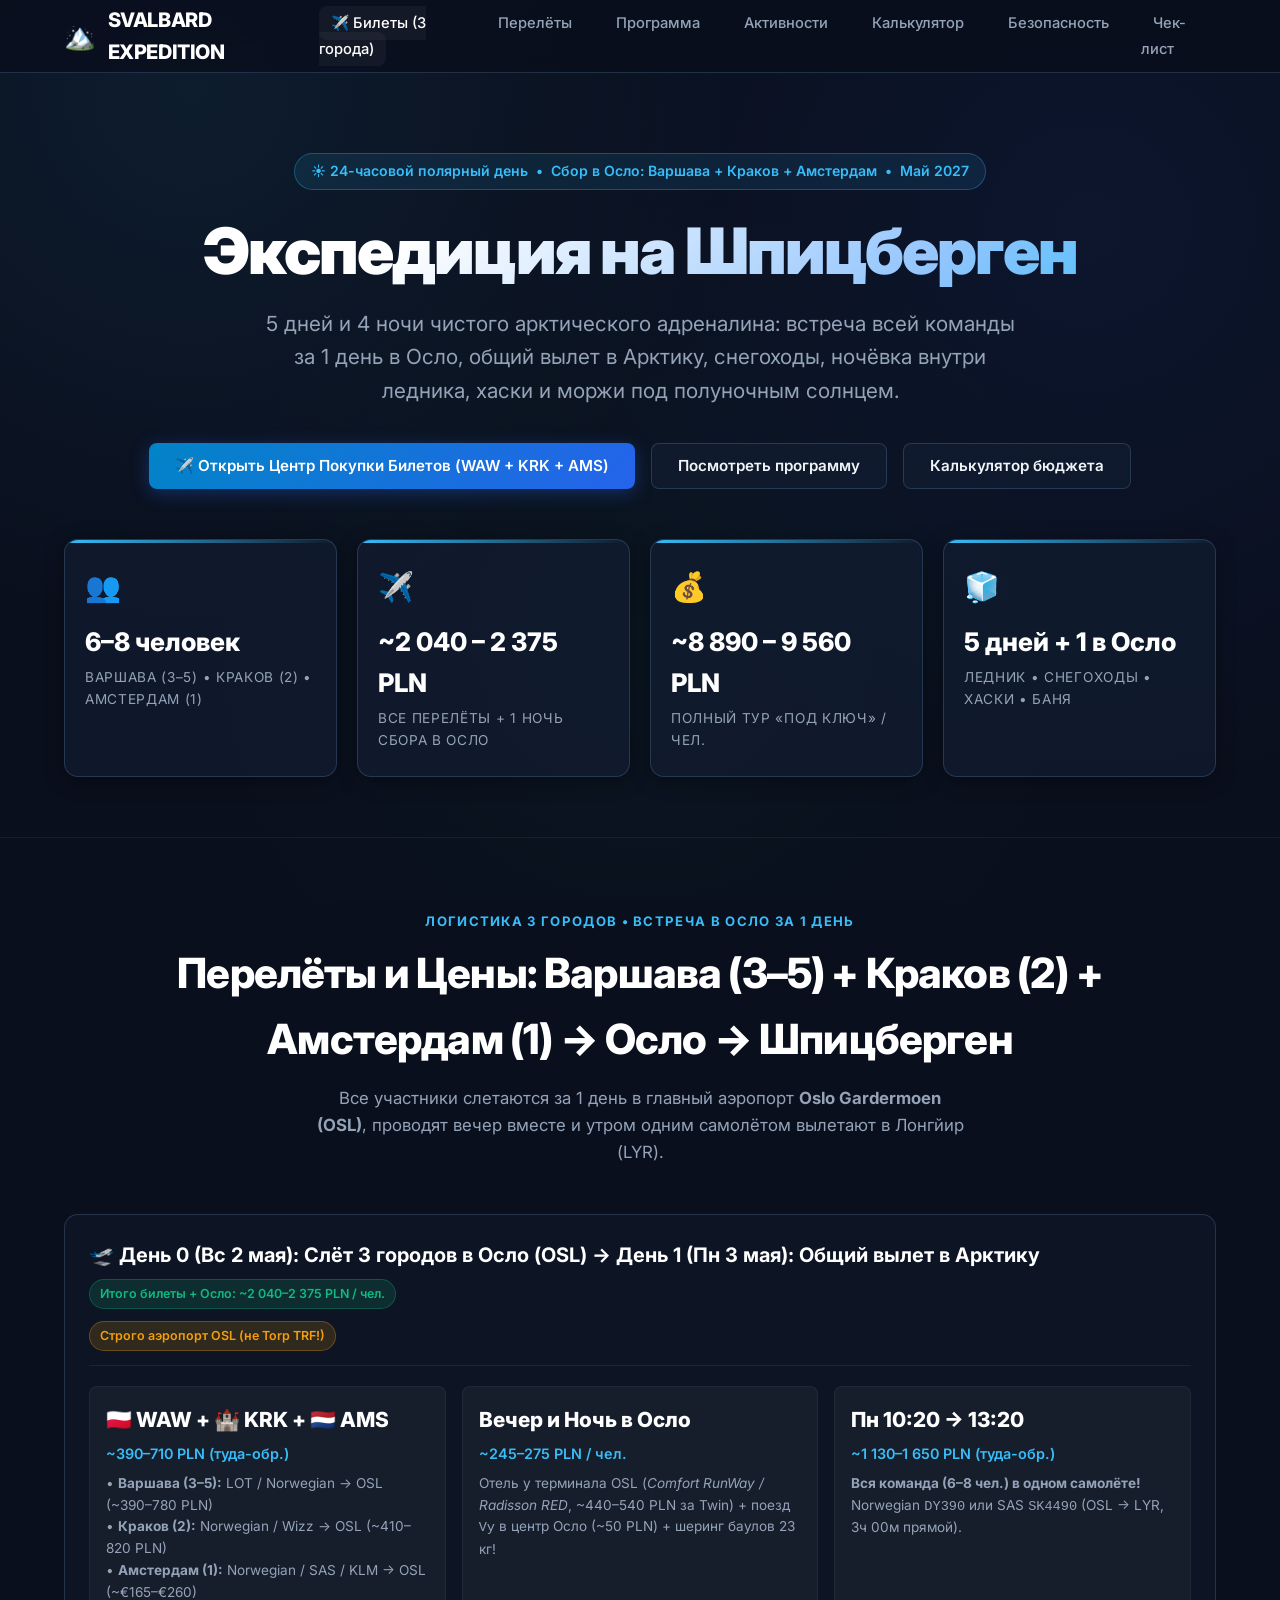
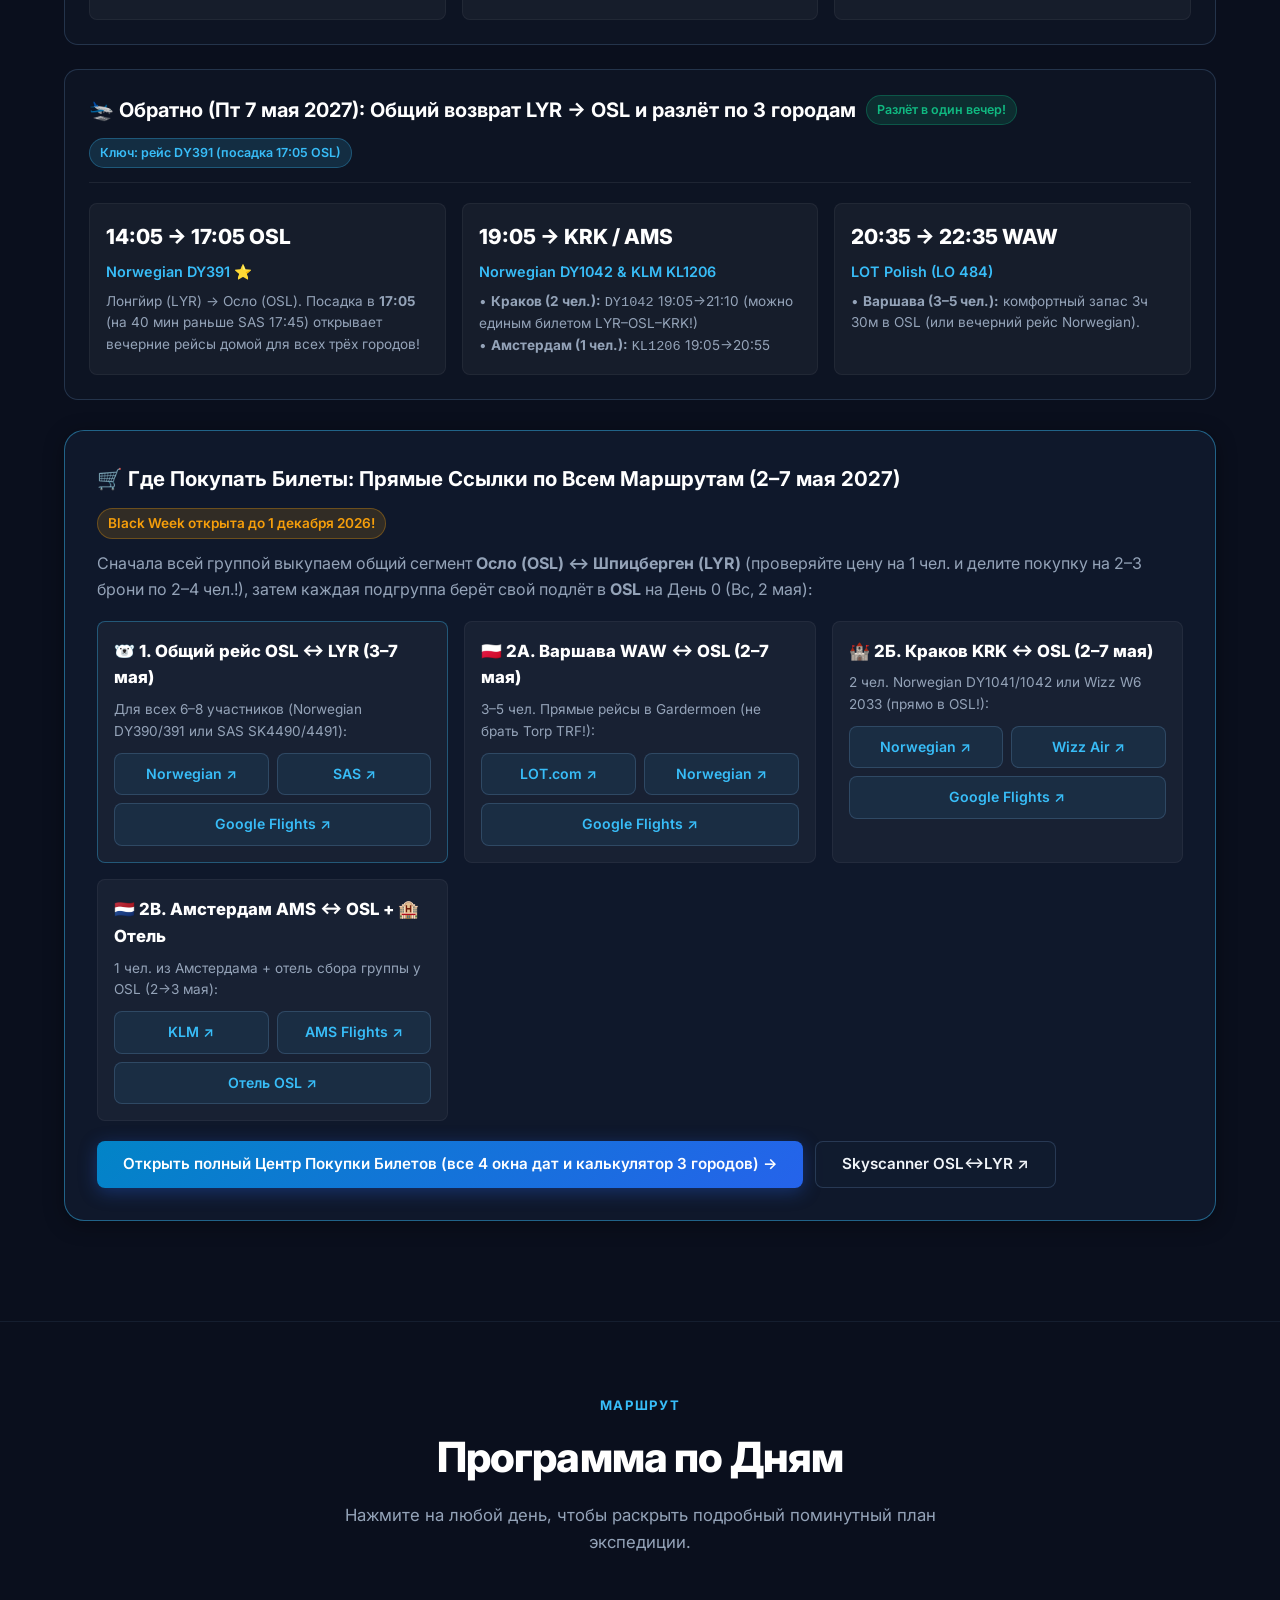
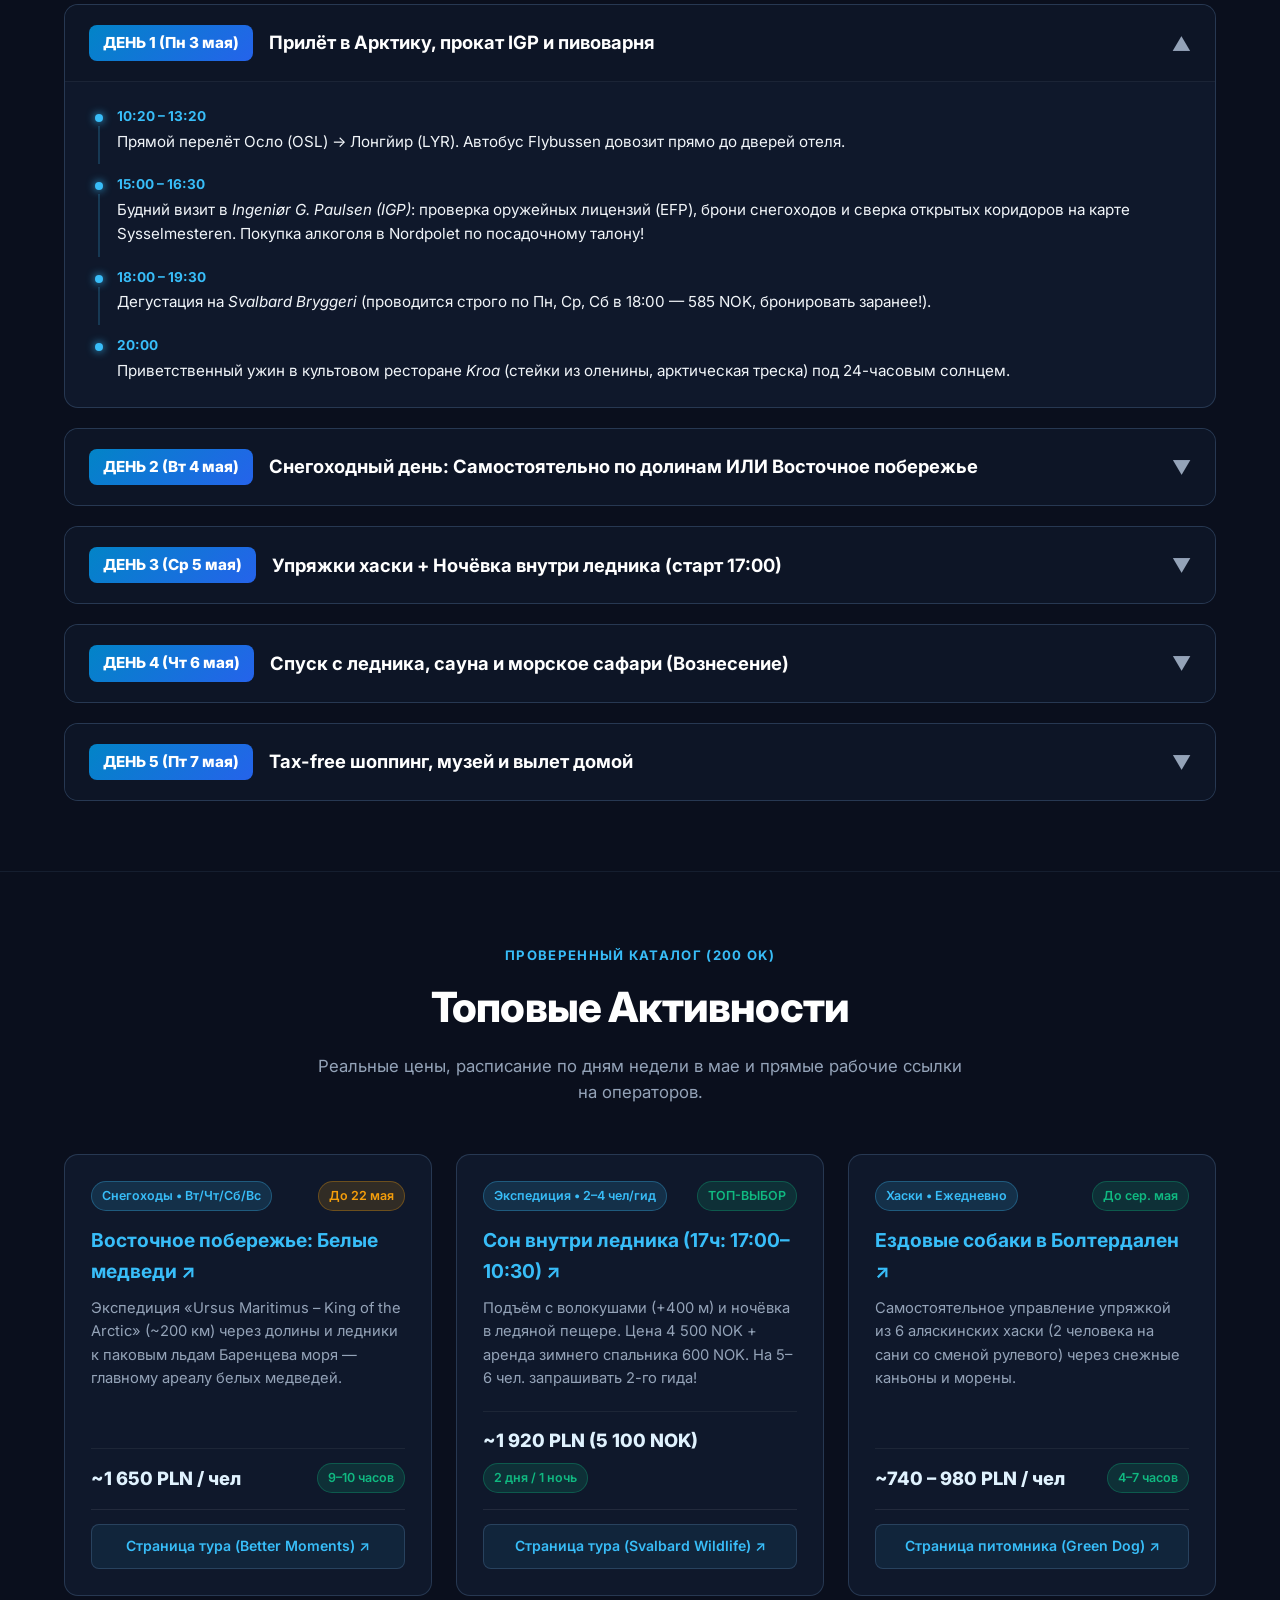
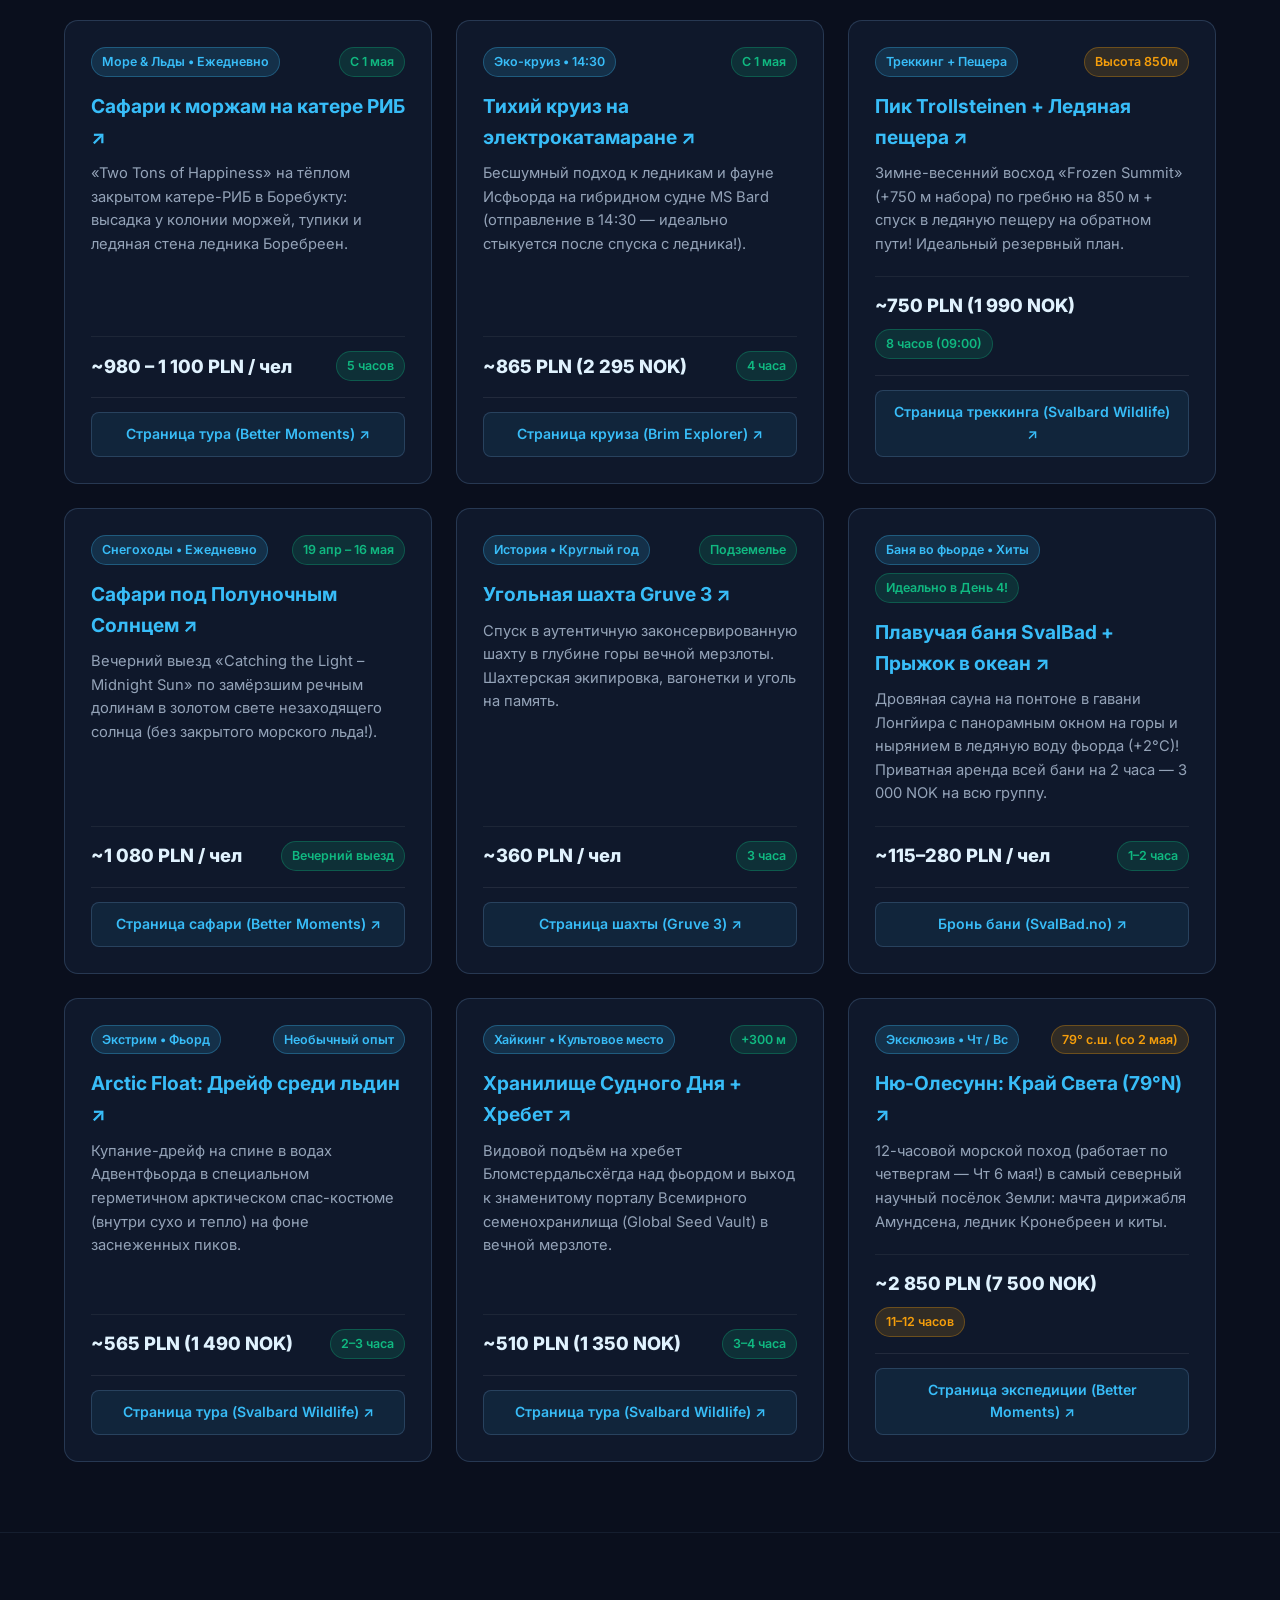
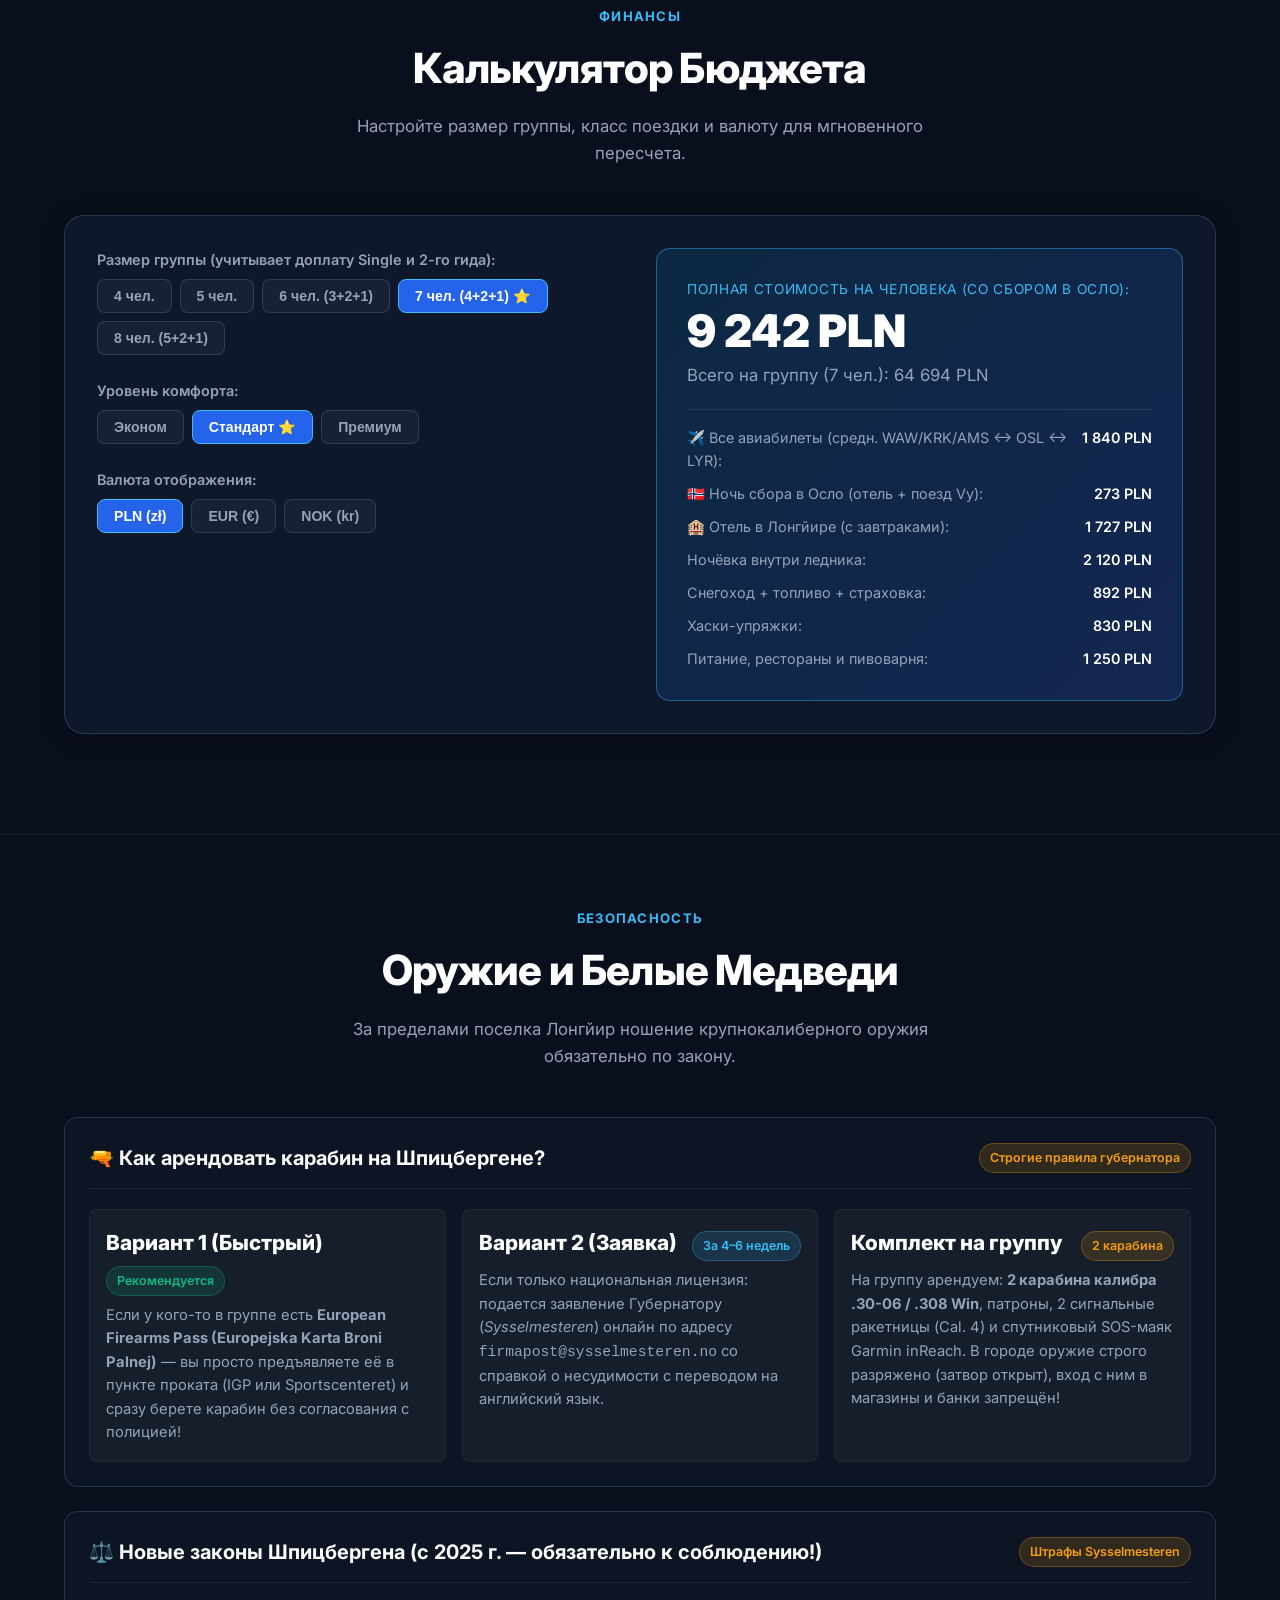
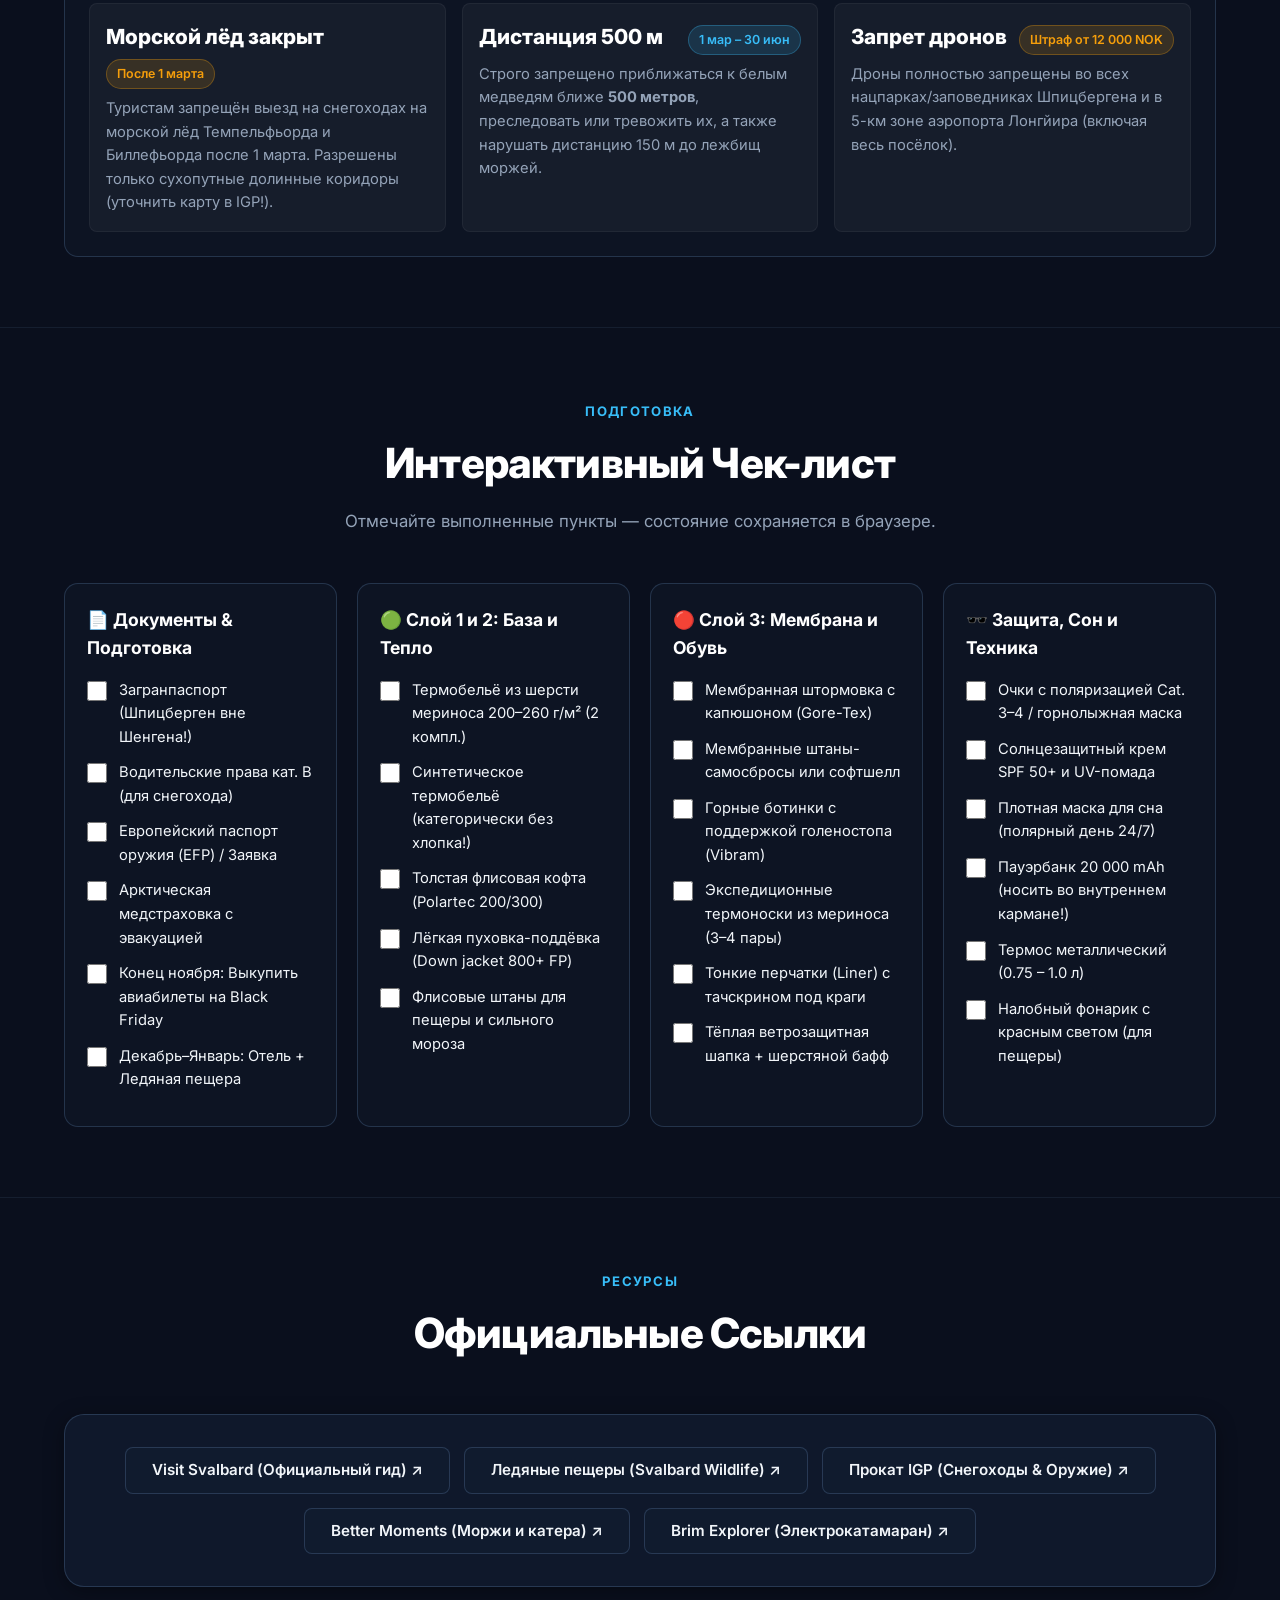
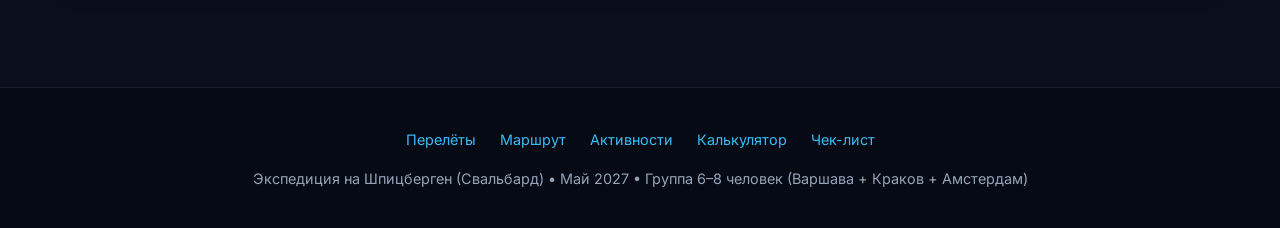
<file: index.html>
<!DOCTYPE html>
<html lang="ru">
<head>
  <meta charset="UTF-8">
  <meta name="viewport" content="width=device-width, initial-scale=1.0">
  <title>Экспедиция на Шпицберген (Свальбард) | Май 2027</title>
  <meta name="description" content="План арктической экспедиции на Шпицберген (Свальбард) на 5 дней: перелёты, маршрут по дням, снегоходы, ночёвка в леднике, безопасность и бюджет.">
  <link rel="stylesheet" href="styles.css">
  <link rel="preconnect" href="https://fonts.googleapis.com">
  <link rel="preconnect" href="https://fonts.gstatic.com" crossorigin>
  <link href="https://fonts.googleapis.com/css2?family=Inter:wght@400;500;600;700;800;900&display=swap" rel="stylesheet">
</head>
<body>

  <!-- Header -->
  <header class="header">
    <div class="container nav-container">
      <div class="brand-logo">
        <span class="brand-icon">🏔️</span>
        <span>SVALBARD EXPEDITION</span>
      </div>
      <button class="nav-btn-mobile" id="mobileMenuBtn" aria-label="Открыть меню">☰</button>
      <nav>
        <ul class="nav-menu" id="navMenu">
          <li><a href="flights.html" class="nav-link active">✈️ Билеты (3 города)</a></li>
          <li><a href="#flights" class="nav-link">Перелёты</a></li>
          <li><a href="#itinerary" class="nav-link">Программа</a></li>
          <li><a href="#activities" class="nav-link">Активности</a></li>
          <li><a href="#calculator" class="nav-link">Калькулятор</a></li>
          <li><a href="#safety" class="nav-link">Безопасность</a></li>
          <li><a href="#checklist" class="nav-link">Чек-лист</a></li>
        </ul>
      </nav>
    </div>
  </header>

  <!-- Hero Section -->
  <section class="hero">
    <div class="container">
      <div class="hero-badge">
        <span>☀️ 24-часовой полярный день</span>
        <span>•</span>
        <span>Сбор в Осло: Варшава + Краков + Амстердам</span>
        <span>•</span>
        <span>Май 2027</span>
      </div>
      <h1>Экспедиция на Шпицберген</h1>
      <p class="hero-subtitle">
        5 дней и 4 ночи чистого арктического адреналина: встреча всей команды за 1 день в Осло, общий вылет в Арктику, снегоходы, ночёвка внутри ледника, хаски и моржи под полуночным солнцем.
      </p>
      <div class="hero-actions">
        <a href="flights.html" class="btn btn-primary">✈️ Открыть Центр Покупки Билетов (WAW + KRK + AMS)</a>
        <a href="#itinerary" class="btn btn-secondary">Посмотреть программу</a>
        <a href="#calculator" class="btn btn-secondary">Калькулятор бюджета</a>
      </div>

      <!-- KPI Grid -->
      <div class="kpi-grid">
        <div class="kpi-card">
          <div class="kpi-icon">👥</div>
          <div class="kpi-value">6–8 человек</div>
          <div class="kpi-label">Варшава (3–5) • Краков (2) • Амстердам (1)</div>
        </div>
        <div class="kpi-card">
          <div class="kpi-icon">✈️</div>
          <div class="kpi-value">~2 040 – 2 375 PLN</div>
          <div class="kpi-label">Все перелёты + 1 ночь сбора в Осло</div>
        </div>
        <div class="kpi-card">
          <div class="kpi-icon">💰</div>
          <div class="kpi-value">~8 890 – 9 560 PLN</div>
          <div class="kpi-label">Полный тур «под ключ» / чел.</div>
        </div>
        <div class="kpi-card">
          <div class="kpi-icon">🧊</div>
          <div class="kpi-value">5 дней + 1 в Осло</div>
          <div class="kpi-label">Ледник • Снегоходы • Хаски • Баня</div>
        </div>
      </div>
    </div>
  </section>

  <!-- Flights Section -->
  <section class="section" id="flights">
    <div class="container">
      <div class="section-header">
        <span class="section-tag">Логистика 3 городов • Встреча в Осло за 1 день</span>
        <h2 class="section-title">Перелёты и Цены: Варшава (3–5) + Краков (2) + Амстердам (1) → Осло → Шпицберген</h2>
        <p class="section-desc">Все участники слетаются за 1 день в главный аэропорт <strong>Oslo Gardermoen (OSL)</strong>, проводят вечер вместе и утром одним самолётом вылетают в Лонгйир (LYR).</p>
      </div>

      <div class="flight-timeline">
        <!-- Outbound -->
        <div class="flight-route-card">
          <div class="route-header">
            <div class="route-title">
              <span>🛫 День 0 (Вс 2 мая): Слёт 3 городов в Осло (OSL) → День 1 (Пн 3 мая): Общий вылет в Арктику</span>
              <span class="badge badge-success">Итого билеты + Осло: ~2 040–2 375 PLN / чел.</span>
            </div>
            <span class="badge badge-warning">Строго аэропорт OSL (не Torp TRF!)</span>
          </div>
          <div class="flight-legs">
            <div class="flight-leg">
              <div class="flight-time-row">
                <span class="flight-time">🇵🇱 WAW + 🏰 KRK + 🇳🇱 AMS</span>
                <span class="flight-carrier">~390–710 PLN (туда-обр.)</span>
              </div>
              <div class="flight-airport">• <strong>Варшава (3–5):</strong> LOT / Norwegian → OSL (~390–780 PLN)<br>• <strong>Краков (2):</strong> Norwegian / Wizz → OSL (~410–820 PLN)<br>• <strong>Амстердам (1):</strong> Norwegian / SAS / KLM → OSL (~€165–€260)</div>
            </div>
            <div class="flight-leg">
              <div class="flight-time-row">
                <span class="flight-time">Вечер и Ночь в Осло</span>
                <span class="flight-carrier">~245–275 PLN / чел.</span>
              </div>
              <div class="flight-airport">Отель у терминала OSL (<em>Comfort RunWay / Radisson RED</em>, ~440–540 PLN за Twin) + поезд <code>Vy</code> в центр Осло (~50 PLN) + шеринг баулов 23 кг!</div>
            </div>
            <div class="flight-leg">
              <div class="flight-time-row">
                <span class="flight-time">Пн 10:20 → 13:20</span>
                <span class="flight-carrier">~1 130–1 650 PLN (туда-обр.)</span>
              </div>
              <div class="flight-airport"><strong>Вся команда (6–8 чел.) в одном самолёте!</strong> Norwegian <code>DY390</code> или SAS <code>SK4490</code> (OSL → LYR, 3ч 00м прямой).</div>
            </div>
          </div>
        </div>

        <!-- Inbound -->
        <div class="flight-route-card">
          <div class="route-header">
            <div class="route-title">
              <span>🛬 Обратно (Пт 7 мая 2027): Общий возврат LYR → OSL и разлёт по 3 городам</span>
              <span class="badge badge-success">Разлёт в один вечер!</span>
            </div>
            <span class="badge badge-info">Ключ: рейс DY391 (посадка 17:05 OSL)</span>
          </div>
          <div class="flight-legs">
            <div class="flight-leg">
              <div class="flight-time-row">
                <span class="flight-time">14:05 → 17:05 OSL</span>
                <span class="flight-carrier">Norwegian DY391 ⭐</span>
              </div>
              <div class="flight-airport">Лонгйир (LYR) → Осло (OSL). Посадка в <strong>17:05</strong> (на 40 мин раньше SAS 17:45) открывает вечерние рейсы домой для всех трёх городов!</div>
            </div>
            <div class="flight-leg">
              <div class="flight-time-row">
                <span class="flight-time">19:05 → KRK / AMS</span>
                <span class="flight-carrier">Norwegian DY1042 & KLM KL1206</span>
              </div>
              <div class="flight-airport">• <strong>Краков (2 чел.):</strong> <code>DY1042</code> 19:05→21:10 (можно единым билетом LYR–OSL–KRK!)<br>• <strong>Амстердам (1 чел.):</strong> <code>KL1206</code> 19:05→20:55</div>
            </div>
            <div class="flight-leg">
              <div class="flight-time-row">
                <span class="flight-time">20:35 → 22:35 WAW</span>
                <span class="flight-carrier">LOT Polish (LO 484)</span>
              </div>
              <div class="flight-airport">• <strong>Варшава (3–5 чел.):</strong> комфортный запас 3ч 30м в OSL (или вечерний рейс Norwegian).</div>
            </div>
          </div>
        </div>
      </div>

      <!-- Flight Booking Hub CTA + Direct Buy Links Card -->
      <div class="glass-panel" style="margin-top: 30px; border-color: rgba(56, 189, 248, 0.45);">
        <div style="display: flex; align-items: center; justify-content: space-between; flex-wrap: wrap; gap: 12px; margin-bottom: 12px;">
          <h3 style="font-size: 1.28rem; color: #fff;">🛒 Где Покупать Билеты: Прямые Ссылки по Всем Маршрутам (2–7 мая 2027)</h3>
          <span class="badge badge-warning" style="font-size: 0.85rem;">Black Week открыта до 1 декабря 2026!</span>
        </div>
        <p style="color: var(--text-muted); margin-bottom: 18px;">
          Сначала всей группой выкупаем общий сегмент <strong>Осло (OSL) ↔ Шпицберген (LYR)</strong> (проверяйте цену на 1 чел. и делите покупку на 2–3 брони по 2–4 чел.!), затем каждая подгруппа берёт свой подлёт в <strong>OSL</strong> на День 0 (Вс, 2 мая):
        </p>

        <div class="flight-legs" style="margin-bottom: 20px;">
          <!-- OSL - LYR Buy Box -->
          <div class="flight-leg" style="border-color: rgba(56, 189, 248, 0.35);">
            <div class="flight-time-row">
              <span class="flight-time" style="font-size: 1.05rem;">🐻‍❄️ 1. Общий рейс OSL ↔ LYR (3–7 мая)</span>
            </div>
            <div class="flight-airport" style="margin-bottom: 10px;">Для всех 6–8 участников (Norwegian DY390/391 или SAS SK4490/4491):</div>
            <div class="buy-btn-row">
              <a href="https://www.norwegian.com/en/low-fare-calendar/?D_City=OSL&A_City=LYR&TripType=2&D_Month=202705&R_Month=202705&CurrencyCode=NOK" target="_blank" rel="noopener" class="activity-btn">Norwegian ↗</a>
              <a href="https://www.flysas.com/en/low-fare-calendar/" target="_blank" rel="noopener" class="activity-btn">SAS ↗</a>
              <a href="https://www.google.com/travel/flights?q=Flights+from+OSL+to+LYR+on+2027-05-03+through+2027-05-07&curr=PLN" target="_blank" rel="noopener" class="activity-btn">Google Flights ↗</a>
            </div>
          </div>

          <!-- WAW - OSL Buy Box -->
          <div class="flight-leg">
            <div class="flight-time-row">
              <span class="flight-time" style="font-size: 1.05rem;">🇵🇱 2А. Варшава WAW ↔ OSL (2–7 мая)</span>
            </div>
            <div class="flight-airport" style="margin-bottom: 10px;">3–5 чел. Прямые рейсы в Gardermoen (не брать Torp TRF!):</div>
            <div class="buy-btn-row">
              <a href="https://www.lot.com/pl/pl" target="_blank" rel="noopener" class="activity-btn">LOT.com ↗</a>
              <a href="https://www.norwegian.com/pl/kalendarz-niskich-cen/?D_City=WAW&A_City=OSL&TripType=2&D_Month=202705&R_Month=202705&CurrencyCode=PLN" target="_blank" rel="noopener" class="activity-btn">Norwegian ↗</a>
              <a href="https://www.google.com/travel/flights?q=Nonstop+flights+from+WAW+to+OSL+on+2027-05-02+through+2027-05-07&curr=PLN" target="_blank" rel="noopener" class="activity-btn">Google Flights ↗</a>
            </div>
          </div>

          <!-- KRK - OSL Buy Box -->
          <div class="flight-leg">
            <div class="flight-time-row">
              <span class="flight-time" style="font-size: 1.05rem;">🏰 2Б. Краков KRK ↔ OSL (2–7 мая)</span>
            </div>
            <div class="flight-airport" style="margin-bottom: 10px;">2 чел. Norwegian DY1041/1042 или Wizz W6 2033 (прямо в OSL!):</div>
            <div class="buy-btn-row">
              <a href="https://www.norwegian.com/pl/kalendarz-niskich-cen/?D_City=KRK&A_City=OSL&TripType=2&D_Month=202705&R_Month=202705&CurrencyCode=PLN" target="_blank" rel="noopener" class="activity-btn">Norwegian ↗</a>
              <a href="https://www.wizzair.com/pl-pl" target="_blank" rel="noopener" class="activity-btn">Wizz Air ↗</a>
              <a href="https://www.google.com/travel/flights?q=Nonstop+flights+from+KRK+to+OSL+on+2027-05-02+through+2027-05-07&curr=PLN" target="_blank" rel="noopener" class="activity-btn">Google Flights ↗</a>
            </div>
          </div>

          <!-- AMS - OSL + Hotel Buy Box -->
          <div class="flight-leg">
            <div class="flight-time-row">
              <span class="flight-time" style="font-size: 1.05rem;">🇳🇱 2В. Амстердам AMS ↔ OSL + 🏨 Отель</span>
            </div>
            <div class="flight-airport" style="margin-bottom: 10px;">1 чел. из Амстердама + отель сбора группы у OSL (2→3 мая):</div>
            <div class="buy-btn-row">
              <a href="https://www.klm.nl/en" target="_blank" rel="noopener" class="activity-btn">KLM ↗</a>
              <a href="https://www.google.com/travel/flights?q=Nonstop+flights+from+AMS+to+OSL+on+2027-05-02+through+2027-05-07&curr=EUR" target="_blank" rel="noopener" class="activity-btn">AMS Flights ↗</a>
              <a href="https://www.booking.com/searchresults.html?ss=Oslo+Airport+Gardermoen&checkin=2027-05-02&checkout=2027-05-03" target="_blank" rel="noopener" class="activity-btn">Отель OSL ↗</a>
            </div>
          </div>
        </div>

        <div style="display: flex; gap: 12px; flex-wrap: wrap;">
          <a href="flights.html" class="btn btn-primary">Открыть полный Центр Покупки Билетов (все 4 окна дат и калькулятор 3 городов) →</a>
          <a href="https://www.skyscanner.pl/transport/loty/osl/lyr/270503/270507/" target="_blank" rel="noopener" class="btn btn-secondary">Skyscanner OSL↔LYR ↗</a>
        </div>
      </div>
    </div>
  </section>

  <!-- Itinerary Section -->
  <section class="section" id="itinerary">
    <div class="container">
      <div class="section-header">
        <span class="section-tag">Маршрут</span>
        <h2 class="section-title">Программа по Дням</h2>
        <p class="section-desc">Нажмите на любой день, чтобы раскрыть подробный поминутный план экспедиции.</p>
      </div>

      <div class="itinerary-days">
        <!-- Day 1 -->
        <div class="day-card active">
          <div class="day-header">
            <div class="day-header-left">
              <span class="day-number-badge">ДЕНЬ 1 (Пн 3 мая)</span>
              <span class="day-title">Прилёт в Арктику, прокат IGP и пивоварня</span>
            </div>
            <span class="day-toggle-icon">▼</span>
          </div>
          <div class="day-body">
            <div class="timeline-step">
              <div class="step-time">10:20 – 13:20</div>
              <div class="step-desc">Прямой перелёт Осло (OSL) → Лонгйир (LYR). Автобус Flybussen довозит прямо до дверей отеля.</div>
            </div>
            <div class="timeline-step">
              <div class="step-time">15:00 – 16:30</div>
              <div class="step-desc">Будний визит в <em>Ingeniør G. Paulsen (IGP)</em>: проверка оружейных лицензий (EFP), брони снегоходов и сверка открытых коридоров на карте Sysselmesteren. Покупка алкоголя в Nordpolet по посадочному талону!</div>
            </div>
            <div class="timeline-step">
              <div class="step-time">18:00 – 19:30</div>
              <div class="step-desc">Дегустация на <em>Svalbard Bryggeri</em> (проводится строго по Пн, Ср, Сб в 18:00 — 585 NOK, бронировать заранее!).</div>
            </div>
            <div class="timeline-step">
              <div class="step-time">20:00</div>
              <div class="step-desc">Приветственный ужин в культовом ресторане <em>Kroa</em> (стейки из оленины, арктическая треска) под 24-часовым солнцем.</div>
            </div>
          </div>
        </div>

        <!-- Day 2 -->
        <div class="day-card">
          <div class="day-header">
            <div class="day-header-left">
              <span class="day-number-badge">ДЕНЬ 2 (Вт 4 мая)</span>
              <span class="day-title">Снегоходный день: Самостоятельно по долинам ИЛИ Восточное побережье</span>
            </div>
            <span class="day-toggle-icon">▼</span>
          </div>
          <div class="day-body">
            <div class="timeline-step">
              <div class="step-time">09:00 – 10:00</div>
              <div class="step-desc">Получение снегоходов, 2 карабинов (.30-06), ракетниц и спутникового трекера Garmin inReach в прокате IGP.</div>
            </div>
            <div class="timeline-step">
              <div class="step-time">10:00 – 16:00</div>
              <div class="step-desc">Сухопутный маршрут через долины Адвентдален → Сассендален в сторону Виллы Фредхейм (~60–80 км). <strong>Важно (закон 2025 г.):</strong> выезд на морской лёд Темпельфьорда после 1 марта закрыт — двигаться строго по суше! <em>Альтернатива с гидом по вторникам: 200 км тур на Восточное побережье к белым медведям.</em></div>
            </div>
            <div class="timeline-step">
              <div class="step-time">13:00</div>
              <div class="step-desc">Полевой обед и горячий чай из термосов в заснеженной долине.</div>
            </div>
            <div class="timeline-step">
              <div class="step-time">17:30 – 20:30</div>
              <div class="step-desc">Возврат снегоходов и оружия в IGP, ужин и бургеры из оленины в пабе <em>Svalbar</em>.</div>
            </div>
          </div>
        </div>

        <!-- Day 3 -->
        <div class="day-card">
          <div class="day-header">
            <div class="day-header-left">
              <span class="day-number-badge">ДЕНЬ 3 (Ср 5 мая)</span>
              <span class="day-title">Упряжки хаски + Ночёвка внутри ледника (старт 17:00)</span>
            </div>
            <span class="day-toggle-icon">▼</span>
          </div>
          <div class="day-body">
            <div class="timeline-step">
              <div class="step-time">09:00 – 13:00</div>
              <div class="step-desc">Утренний драйв на собачьих упряжках по долине Болтердален (по 2 чел. на сани со сменой водителя).</div>
            </div>
            <div class="timeline-step">
              <div class="step-time">13:00 – 16:30</div>
              <div class="step-desc">Спокойный обед, отдых в отеле и сбор лёгких рюкзаков (20–35 л). Рекомендуем сохранить номер на эту ночь для утреннего душа в День 4!</div>
            </div>
            <div class="timeline-step">
              <div class="step-time">17:00 – 21:00</div>
              <div class="step-desc">Старт тура <em>Ice Cave Overnight</em> (Svalbard Wildlife): каждый тянет свои волокуши (pulk) в гору +400 м (2–3 часа). Спуск в ледяную пещеру и горячий ужин.</div>
            </div>
            <div class="timeline-step">
              <div class="step-time">Ночь</div>
              <div class="step-desc">Сон внутри ледника (стабильные -4°C, полный штиль, полярные спальники). Стандартный лимит 2–4 чел. на 1 гида (на 5–6 чел. — спецзапрос 2-го гида).</div>
            </div>
          </div>
        </div>

        <!-- Day 4 -->
        <div class="day-card">
          <div class="day-header">
            <div class="day-header-left">
              <span class="day-number-badge">ДЕНЬ 4 (Чт 6 мая)</span>
              <span class="day-title">Спуск с ледника, сауна и морское сафари (Вознесение)</span>
            </div>
            <span class="day-toggle-icon">▼</span>
          </div>
          <div class="day-body">
            <div class="timeline-step">
              <div class="step-time">08:30 – 10:45</div>
              <div class="step-desc">Горячий завтрак внутри ледника и спуск обратно в Лонгйир к 10:30–11:00.</div>
            </div>
            <div class="timeline-step">
              <div class="step-time">11:00 – 14:00</div>
              <div class="step-desc">Горячий душ, сауна и отдых в отеле. <em>Внимание: 6 мая 2027 — гос. выходной Норвегии (магазины и Nordpolet закрыты, но все экскурсии и рестораны работают!).</em></div>
            </div>
            <div class="timeline-step">
              <div class="step-time">14:30 – 18:30</div>
              <div class="step-desc">Тихий круиз на электрокатамаране <em>Brim Explorer</em> (старт ровно в 14:30) ИЛИ 5-часовое сафари к моржам на закрытом тёплом катере РИБ <em>Better Moments</em>.</div>
            </div>
            <div class="timeline-step">
              <div class="step-time">20:30</div>
              <div class="step-desc">Праздничный финальный ужин в историческом шахтерском ресторане <em>Gruvelageret</em> или <em>Huset</em>.</div>
            </div>
          </div>
        </div>

        <!-- Day 5 -->
        <div class="day-card">
          <div class="day-header">
            <div class="day-header-left">
              <span class="day-number-badge">ДЕНЬ 5 (Пт 7 мая)</span>
              <span class="day-title">Tax-free шоппинг, музей и вылет домой</span>
            </div>
            <span class="day-toggle-icon">▼</span>
          </div>
          <div class="day-body">
            <div class="timeline-step">
              <div class="step-time">10:00 – 12:00</div>
              <div class="step-desc">Рабочая пятница — открыты все магазины tax-free (снаряжение на 25% дешевле материка, сувениры) и Музей Шпицбергена.</div>
            </div>
            <div class="timeline-step">
              <div class="step-time">12:05 / 12:45</div>
              <div class="step-desc">Трансфер на автобусе Flybussen от отеля в аэропорт Лонгйира.</div>
            </div>
            <div class="timeline-step">
              <div class="step-time">14:05 / 14:45 – 22:35</div>
              <div class="step-desc">Перелёт Лонгйир → Осло → Варшава. Возвращение домой!</div>
            </div>
          </div>
        </div>
      </div>
    </div>
  </section>

  <!-- Activities Catalog Section -->
  <section class="section" id="activities">
    <div class="container">
      <div class="section-header">
        <span class="section-tag">Проверенный каталог (200 OK)</span>
        <h2 class="section-title">Топовые Активности</h2>
        <p class="section-desc">Реальные цены, расписание по дням недели в мае и прямые рабочие ссылки на операторов.</p>
      </div>

      <div class="activities-grid">
        <!-- Activity 1 -->
        <div class="activity-card">
          <div>
            <div class="activity-badge-row">
              <span class="badge badge-info">Снегоходы • Вт/Чт/Сб/Вс</span>
              <span class="badge badge-warning">До 22 мая</span>
            </div>
            <h3 class="activity-title">
              <a href="https://bettermoments.no/activity/ursus-maritimus-king-of-the-arctic/" target="_blank" rel="noopener">Восточное побережье: Белые медведи ↗</a>
            </h3>
            <p class="activity-desc">
              Экспедиция «Ursus Maritimus – King of the Arctic» (~200 км) через долины и ледники к паковым льдам Баренцева моря — главному ареалу белых медведей.
            </p>
          </div>
          <div>
            <div class="activity-meta">
              <span class="activity-price">~1 650 PLN / чел</span>
              <span class="badge badge-success">9–10 часов</span>
            </div>
            <div class="activity-action">
              <a href="https://bettermoments.no/activity/ursus-maritimus-king-of-the-arctic/" target="_blank" rel="noopener" class="activity-btn">
                <span>Страница тура (Better Moments) ↗</span>
              </a>
            </div>
          </div>
        </div>

        <!-- Activity 2 -->
        <div class="activity-card">
          <div>
            <div class="activity-badge-row">
              <span class="badge badge-info">Экспедиция • 2–4 чел/гид</span>
              <span class="badge badge-success">ТОП-ВЫБОР</span>
            </div>
            <h3 class="activity-title">
              <a href="https://www.wildlife.no/product-page/ice-cave-one-night" target="_blank" rel="noopener">Сон внутри ледника (17ч: 17:00–10:30) ↗</a>
            </h3>
            <p class="activity-desc">
              Подъём с волокушами (+400 м) и ночёвка в ледяной пещере. Цена 4 500 NOK + аренда зимнего спальника 600 NOK. На 5–6 чел. запрашивать 2-го гида!
            </p>
          </div>
          <div>
            <div class="activity-meta">
              <span class="activity-price">~1 920 PLN (5 100 NOK)</span>
              <span class="badge badge-success">2 дня / 1 ночь</span>
            </div>
            <div class="activity-action">
              <a href="https://www.wildlife.no/product-page/ice-cave-one-night" target="_blank" rel="noopener" class="activity-btn">
                <span>Страница тура (Svalbard Wildlife) ↗</span>
              </a>
            </div>
          </div>
        </div>

        <!-- Activity 3 -->
        <div class="activity-card">
          <div>
            <div class="activity-badge-row">
              <span class="badge badge-info">Хаски • Ежедневно</span>
              <span class="badge badge-success">До сер. мая</span>
            </div>
            <h3 class="activity-title">
              <a href="https://greendog.no/?lang=en" target="_blank" rel="noopener">Ездовые собаки в Болтердален ↗</a>
            </h3>
            <p class="activity-desc">
              Самостоятельное управление упряжкой из 6 аляскинских хаски (2 человека на сани со сменой рулевого) через снежные каньоны и морены.
            </p>
          </div>
          <div>
            <div class="activity-meta">
              <span class="activity-price">~740 – 980 PLN / чел</span>
              <span class="badge badge-success">4–7 часов</span>
            </div>
            <div class="activity-action">
              <a href="https://greendog.no/?lang=en" target="_blank" rel="noopener" class="activity-btn">
                <span>Страница питомника (Green Dog) ↗</span>
              </a>
            </div>
          </div>
        </div>

        <!-- Activity 4 -->
        <div class="activity-card">
          <div>
            <div class="activity-badge-row">
              <span class="badge badge-info">Море & Льды • Ежедневно</span>
              <span class="badge badge-success">С 1 мая</span>
            </div>
            <h3 class="activity-title">
              <a href="https://bettermoments.no/activity/walrus-safari-two-tons-of-happiness/" target="_blank" rel="noopener">Сафари к моржам на катере РИБ ↗</a>
            </h3>
            <p class="activity-desc">
              «Two Tons of Happiness» на тёплом закрытом катере-РИБ в Боребукту: высадка у колонии моржей, тупики и ледяная стена ледника Боребреен.
            </p>
          </div>
          <div>
            <div class="activity-meta">
              <span class="activity-price">~980 – 1 100 PLN / чел</span>
              <span class="badge badge-success">5 часов</span>
            </div>
            <div class="activity-action">
              <a href="https://bettermoments.no/activity/walrus-safari-two-tons-of-happiness/" target="_blank" rel="noopener" class="activity-btn">
                <span>Страница тура (Better Moments) ↗</span>
              </a>
            </div>
          </div>
        </div>

        <!-- Activity 5 -->
        <div class="activity-card">
          <div>
            <div class="activity-badge-row">
              <span class="badge badge-info">Эко-круиз • 14:30</span>
              <span class="badge badge-success">С 1 мая</span>
            </div>
            <h3 class="activity-title">
              <a href="https://brimexplorer.com/destination/svalbard" target="_blank" rel="noopener">Тихий круиз на электрокатамаране ↗</a>
            </h3>
            <p class="activity-desc">
              Бесшумный подход к ледникам и фауне Исфьорда на гибридном судне MS Bard (отправление в 14:30 — идеально стыкуется после спуска с ледника!).
            </p>
          </div>
          <div>
            <div class="activity-meta">
              <span class="activity-price">~865 PLN (2 295 NOK)</span>
              <span class="badge badge-success">4 часа</span>
            </div>
            <div class="activity-action">
              <a href="https://brimexplorer.com/destination/svalbard" target="_blank" rel="noopener" class="activity-btn">
                <span>Страница круиза (Brim Explorer) ↗</span>
              </a>
            </div>
          </div>
        </div>

        <!-- Activity 6 -->
        <div class="activity-card">
          <div>
            <div class="activity-badge-row">
              <span class="badge badge-info">Треккинг + Пещера</span>
              <span class="badge badge-warning">Высота 850м</span>
            </div>
            <h3 class="activity-title">
              <a href="https://www.wildlife.no/product-page/frozen-hike-trollsteinen-ice-cave" target="_blank" rel="noopener">Пик Trollsteinen + Ледяная пещера ↗</a>
            </h3>
            <p class="activity-desc">
              Зимне-весенний восход «Frozen Summit» (+750 м набора) по гребню на 850 м + спуск в ледяную пещеру на обратном пути! Идеальный резервный план.
            </p>
          </div>
          <div>
            <div class="activity-meta">
              <span class="activity-price">~750 PLN (1 990 NOK)</span>
              <span class="badge badge-success">8 часов (09:00)</span>
            </div>
            <div class="activity-action">
              <a href="https://www.wildlife.no/product-page/frozen-hike-trollsteinen-ice-cave" target="_blank" rel="noopener" class="activity-btn">
                <span>Страница треккинга (Svalbard Wildlife) ↗</span>
              </a>
            </div>
          </div>
        </div>

        <!-- Activity 7 -->
        <div class="activity-card">
          <div>
            <div class="activity-badge-row">
              <span class="badge badge-info">Снегоходы • Ежедневно</span>
              <span class="badge badge-success">19 апр – 16 мая</span>
            </div>
            <h3 class="activity-title">
              <a href="https://bettermoments.no/activity/catching-the-light-midnight-sun/" target="_blank" rel="noopener">Сафари под Полуночным Солнцем ↗</a>
            </h3>
            <p class="activity-desc">
              Вечерний выезд «Catching the Light – Midnight Sun» по замёрзшим речным долинам в золотом свете незаходящего солнца (без закрытого морского льда!).
            </p>
          </div>
          <div>
            <div class="activity-meta">
              <span class="activity-price">~1 080 PLN / чел</span>
              <span class="badge badge-success">Вечерний выезд</span>
            </div>
            <div class="activity-action">
              <a href="https://bettermoments.no/activity/catching-the-light-midnight-sun/" target="_blank" rel="noopener" class="activity-btn">
                <span>Страница сафари (Better Moments) ↗</span>
              </a>
            </div>
          </div>
        </div>

        <!-- Activity 8 -->
        <div class="activity-card">
          <div>
            <div class="activity-badge-row">
              <span class="badge badge-info">История • Круглый год</span>
              <span class="badge badge-success">Подземелье</span>
            </div>
            <h3 class="activity-title">
              <a href="https://gruve3.no/mine-no-3" target="_blank" rel="noopener">Угольная шахта Gruve 3 ↗</a>
            </h3>
            <p class="activity-desc">
              Спуск в аутентичную законсервированную шахту в глубине горы вечной мерзлоты. Шахтерская экипировка, вагонетки и уголь на память.
            </p>
          </div>
          <div>
            <div class="activity-meta">
              <span class="activity-price">~360 PLN / чел</span>
              <span class="badge badge-success">3 часа</span>
            </div>
            <div class="activity-action">
              <a href="https://gruve3.no/mine-no-3" target="_blank" rel="noopener" class="activity-btn">
                <span>Страница шахты (Gruve 3) ↗</span>
              </a>
            </div>
          </div>
        </div>

        <!-- Activity 9: SvalBad Floating Sauna -->
        <div class="activity-card">
          <div>
            <div class="activity-badge-row">
              <span class="badge badge-info">Баня во фьорде • Хиты</span>
              <span class="badge badge-success">Идеально в День 4!</span>
            </div>
            <h3 class="activity-title">
              <a href="https://svalbad.no/" target="_blank" rel="noopener">Плавучая баня SvalBad + Прыжок в океан ↗</a>
            </h3>
            <p class="activity-desc">
              Дровяная сауна на понтоне в гавани Лонгйира с панорамным окном на горы и нырянием в ледяную воду фьорда (+2°C)! Приватная аренда всей бани на 2 часа — 3 000 NOK на всю группу.
            </p>
          </div>
          <div>
            <div class="activity-meta">
              <span class="activity-price">~115–280 PLN / чел</span>
              <span class="badge badge-success">1–2 часа</span>
            </div>
            <div class="activity-action">
              <a href="https://svalbad.no/" target="_blank" rel="noopener" class="activity-btn">
                <span>Бронь бани (SvalBad.no) ↗</span>
              </a>
            </div>
          </div>
        </div>

        <!-- Activity 10: Arctic Float -->
        <div class="activity-card">
          <div>
            <div class="activity-badge-row">
              <span class="badge badge-info">Экстрим • Фьорд</span>
              <span class="badge badge-info">Необычный опыт</span>
            </div>
            <h3 class="activity-title">
              <a href="https://www.wildlife.no/product-page/arctic-float" target="_blank" rel="noopener">Arctic Float: Дрейф среди льдин ↗</a>
            </h3>
            <p class="activity-desc">
              Купание-дрейф на спине в водах Адвентфьорда в специальном герметичном арктическом спас-костюме (внутри сухо и тепло) на фоне заснеженных пиков.
            </p>
          </div>
          <div>
            <div class="activity-meta">
              <span class="activity-price">~565 PLN (1 490 NOK)</span>
              <span class="badge badge-success">2–3 часа</span>
            </div>
            <div class="activity-action">
              <a href="https://www.wildlife.no/product-page/arctic-float" target="_blank" rel="noopener" class="activity-btn">
                <span>Страница тура (Svalbard Wildlife) ↗</span>
              </a>
            </div>
          </div>
        </div>

        <!-- Activity 11: Seed Vault Hike -->
        <div class="activity-card">
          <div>
            <div class="activity-badge-row">
              <span class="badge badge-info">Хайкинг • Культовое место</span>
              <span class="badge badge-success">+300 м</span>
            </div>
            <h3 class="activity-title">
              <a href="https://www.wildlife.no/product-page/blomsterdalen-hike-and-global-seed-vault" target="_blank" rel="noopener">Хранилище Судного Дня + Хребет ↗</a>
            </h3>
            <p class="activity-desc">
              Видовой подъём на хребет Бломстердальсхёгда над фьордом и выход к знаменитому порталу Всемирного семенохранилища (Global Seed Vault) в вечной мерзлоте.
            </p>
          </div>
          <div>
            <div class="activity-meta">
              <span class="activity-price">~510 PLN (1 350 NOK)</span>
              <span class="badge badge-success">3–4 часа</span>
            </div>
            <div class="activity-action">
              <a href="https://www.wildlife.no/product-page/blomsterdalen-hike-and-global-seed-vault" target="_blank" rel="noopener" class="activity-btn">
                <span>Страница тура (Svalbard Wildlife) ↗</span>
              </a>
            </div>
          </div>
        </div>

        <!-- Activity 12: Ny-Alesund 79N -->
        <div class="activity-card">
          <div>
            <div class="activity-badge-row">
              <span class="badge badge-info">Эксклюзив • Чт / Вс</span>
              <span class="badge badge-warning">79° с.ш. (со 2 мая)</span>
            </div>
            <h3 class="activity-title">
              <a href="https://bettermoments.no/activity/ny-alesund-the-northernmost-town-in-the-world/" target="_blank" rel="noopener">Ню-Олесунн: Край Света (79°N) ↗</a>
            </h3>
            <p class="activity-desc">
              12-часовой морской поход (работает по четвергам — Чт 6 мая!) в самый северный научный посёлок Земли: мачта дирижабля Амундсена, ледник Кронебреен и киты.
            </p>
          </div>
          <div>
            <div class="activity-meta">
              <span class="activity-price">~2 850 PLN (7 500 NOK)</span>
              <span class="badge badge-warning">11–12 часов</span>
            </div>
            <div class="activity-action">
              <a href="https://bettermoments.no/activity/ny-alesund-the-northernmost-town-in-the-world/" target="_blank" rel="noopener" class="activity-btn">
                <span>Страница экспедиции (Better Moments) ↗</span>
              </a>
            </div>
          </div>
        </div>
      </div>
    </div>
  </section>

  <!-- Calculator Section -->
  <section class="section" id="calculator">
    <div class="container">
      <div class="section-header">
        <span class="section-tag">Финансы</span>
        <h2 class="section-title">Калькулятор Бюджета</h2>
        <p class="section-desc">Настройте размер группы, класс поездки и валюту для мгновенного пересчета.</p>
      </div>

      <div class="glass-panel">
        <div class="calc-container">
          <div class="calc-controls">
            <!-- Group size -->
            <div class="control-group">
              <label class="control-label">Размер группы (учитывает доплату Single и 2-го гида):</label>
              <div class="btn-group">
                <button class="btn-toggle" data-group="4">4 чел.</button>
                <button class="btn-toggle" data-group="5">5 чел.</button>
                <button class="btn-toggle" data-group="6">6 чел. (3+2+1)</button>
                <button class="btn-toggle active" data-group="7">7 чел. (4+2+1) ⭐</button>
                <button class="btn-toggle" data-group="8">8 чел. (5+2+1)</button>
              </div>
            </div>

            <!-- Tier -->
            <div class="control-group">
              <label class="control-label">Уровень комфорта:</label>
              <div class="btn-group">
                <button class="btn-toggle" data-tier="economy">Эконом</button>
                <button class="btn-toggle active" data-tier="standard">Стандарт ⭐</button>
                <button class="btn-toggle" data-tier="premium">Премиум</button>
              </div>
            </div>

            <!-- Currency -->
            <div class="control-group">
              <label class="control-label">Валюта отображения:</label>
              <div class="btn-group">
                <button class="btn-toggle active" data-currency="PLN">PLN (zł)</button>
                <button class="btn-toggle" data-currency="EUR">EUR (€)</button>
                <button class="btn-toggle" data-currency="NOK">NOK (kr)</button>
              </div>
            </div>
          </div>

          <div class="calc-result-box">
            <div>
              <div class="calc-total-label">Полная стоимость на человека (со сбором в Осло):</div>
              <div class="calc-total-value" id="calcTotalValue">9 300 PLN</div>
              <div class="calc-subtotal-value" id="calcSubtotalValue">Всего на группу (7 чел.): 65 100 PLN</div>
            </div>

            <ul class="calc-breakdown-list">
              <li class="calc-breakdown-item">
                <span>✈️ Все авиабилеты (средн. WAW/KRK/AMS ↔ OSL ↔ LYR):</span>
                <span id="bFlights">1 850 PLN</span>
              </li>
              <li class="calc-breakdown-item">
                <span>🇳🇴 Ночь сбора в Осло (отель + поезд Vy):</span>
                <span id="bOslo">270 PLN</span>
              </li>
              <li class="calc-breakdown-item">
                <span>🏨 Отель в Лонгйире (с завтраками):</span>
                <span id="bHotel">1 727 PLN</span>
              </li>
              <li class="calc-breakdown-item">
                <span>Ночёвка внутри ледника:</span>
                <span id="bIceCave">1 600 PLN</span>
              </li>
              <li class="calc-breakdown-item">
                <span>Снегоход + топливо + страховка:</span>
                <span id="bSnowmobile">750 PLN</span>
              </li>
              <li class="calc-breakdown-item">
                <span>Хаски-упряжки:</span>
                <span id="bDogsled">800 PLN</span>
              </li>
              <li class="calc-breakdown-item">
                <span>Питание, рестораны и пивоварня:</span>
                <span id="bFood">1 200 PLN</span>
              </li>
            </ul>
          </div>
        </div>
      </div>
    </div>
  </section>

  <!-- Safety & Firearms Section -->
  <section class="section" id="safety">
    <div class="container">
      <div class="section-header">
        <span class="section-tag">Безопасность</span>
        <h2 class="section-title">Оружие и Белые Медведи</h2>
        <p class="section-desc">За пределами поселка Лонгйир ношение крупнокалиберного оружия обязательно по закону.</p>
      </div>

      <div class="flight-timeline">
        <div class="flight-route-card">
          <div class="route-header">
            <div class="route-title">
              <span>🔫 Как арендовать карабин на Шпицбергене?</span>
            </div>
            <span class="badge badge-warning">Строгие правила губернатора</span>
          </div>
          <div class="flight-legs">
            <div class="flight-leg">
              <div class="flight-time-row">
                <span class="flight-time">Вариант 1 (Быстрый)</span>
                <span class="badge badge-success">Рекомендуется</span>
              </div>
              <div class="flight-desc" style="color: var(--text-muted); font-size: 0.92rem;">
                Если у кого-то в группе есть <strong>European Firearms Pass (Europejska Karta Broni Palnej)</strong> — вы просто предъявляете её в пункте проката (IGP или Sportscenteret) и сразу берете карабин без согласования с полицией!
              </div>
            </div>

            <div class="flight-leg">
              <div class="flight-time-row">
                <span class="flight-time">Вариант 2 (Заявка)</span>
                <span class="badge badge-info">За 4–6 недель</span>
              </div>
              <div class="flight-desc" style="color: var(--text-muted); font-size: 0.92rem;">
                Если только национальная лицензия: подается заявление Губернатору (<em>Sysselmesteren</em>) онлайн по адресу <code>firmapost@sysselmesteren.no</code> со справкой о несудимости с переводом на английский язык.
              </div>
            </div>

            <div class="flight-leg">
              <div class="flight-time-row">
                <span class="flight-time">Комплект на группу</span>
                <span class="badge badge-warning">2 карабина</span>
              </div>
              <div class="flight-desc" style="color: var(--text-muted); font-size: 0.92rem;">
                На группу арендуем: <strong>2 карабина калибра .30-06 / .308 Win</strong>, патроны, 2 сигнальные ракетницы (Cal. 4) и спутниковый SOS-маяк Garmin inReach. В городе оружие строго разряжено (затвор открыт), вход с ним в магазины и банки запрещён!
              </div>
            </div>
          </div>
        </div>

        <div class="flight-route-card">
          <div class="route-header">
            <div class="route-title">
              <span>⚖️ Новые законы Шпицбергена (с 2025 г. — обязательно к соблюдению!)</span>
            </div>
            <span class="badge badge-warning">Штрафы Sysselmesteren</span>
          </div>
          <div class="flight-legs">
            <div class="flight-leg">
              <div class="flight-time-row">
                <span class="flight-time">Морской лёд закрыт</span>
                <span class="badge badge-warning">После 1 марта</span>
              </div>
              <div class="flight-desc" style="color: var(--text-muted); font-size: 0.92rem;">
                Туристам запрещён выезд на снегоходах на морской лёд Темпельфьорда и Биллефьорда после 1 марта. Разрешены только сухопутные долинные коридоры (уточнить карту в IGP!).
              </div>
            </div>
            <div class="flight-leg">
              <div class="flight-time-row">
                <span class="flight-time">Дистанция 500 м</span>
                <span class="badge badge-info">1 мар – 30 июн</span>
              </div>
              <div class="flight-desc" style="color: var(--text-muted); font-size: 0.92rem;">
                Строго запрещено приближаться к белым медведям ближе <strong>500 метров</strong>, преследовать или тревожить их, а также нарушать дистанцию 150 м до лежбищ моржей.
              </div>
            </div>
            <div class="flight-leg">
              <div class="flight-time-row">
                <span class="flight-time">Запрет дронов</span>
                <span class="badge badge-warning">Штраф от 12 000 NOK</span>
              </div>
              <div class="flight-desc" style="color: var(--text-muted); font-size: 0.92rem;">
                Дроны полностью запрещены во всех нацпарках/заповедниках Шпицбергена и в 5-км зоне аэропорта Лонгйира (включая весь посёлок).
              </div>
            </div>
          </div>
        </div>
      </div>
    </div>
  </section>

  <!-- Checklist Section -->
  <section class="section" id="checklist">
    <div class="container">
      <div class="section-header">
        <span class="section-tag">Подготовка</span>
        <h2 class="section-title">Интерактивный Чек-лист</h2>
        <p class="section-desc">Отмечайте выполненные пункты — состояние сохраняется в браузере.</p>
      </div>

      <div class="checklist-grid">
        <div class="checklist-group">
          <div class="checklist-title">📄 Документы & Подготовка</div>
          <label class="check-item"><input type="checkbox"><span>Загранпаспорт (Шпицберген вне Шенгена!)</span></label>
          <label class="check-item"><input type="checkbox"><span>Водительские права кат. B (для снегохода)</span></label>
          <label class="check-item"><input type="checkbox"><span>Европейский паспорт оружия (EFP) / Заявка</span></label>
          <label class="check-item"><input type="checkbox"><span>Арктическая медстраховка с эвакуацией</span></label>
          <label class="check-item"><input type="checkbox"><span>Конец ноября: Выкупить авиабилеты на Black Friday</span></label>
          <label class="check-item"><input type="checkbox"><span>Декабрь–Январь: Отель + Ледяная пещера</span></label>
        </div>

        <div class="checklist-group">
          <div class="checklist-title">🟢 Слой 1 и 2: База и Тепло</div>
          <label class="check-item"><input type="checkbox"><span>Термобельё из шерсти мериноса 200–260 г/м² (2 компл.)</span></label>
          <label class="check-item"><input type="checkbox"><span>Синтетическое термобельё (категорически без хлопка!)</span></label>
          <label class="check-item"><input type="checkbox"><span>Толстая флисовая кофта (Polartec 200/300)</span></label>
          <label class="check-item"><input type="checkbox"><span>Лёгкая пуховка-поддёвка (Down jacket 800+ FP)</span></label>
          <label class="check-item"><input type="checkbox"><span>Флисовые штаны для пещеры и сильного мороза</span></label>
        </div>

        <div class="checklist-group">
          <div class="checklist-title">🔴 Слой 3: Мембрана и Обувь</div>
          <label class="check-item"><input type="checkbox"><span>Мембранная штормовка с капюшоном (Gore-Tex)</span></label>
          <label class="check-item"><input type="checkbox"><span>Мембранные штаны-самосбросы или софтшелл</span></label>
          <label class="check-item"><input type="checkbox"><span>Горные ботинки с поддержкой голеностопа (Vibram)</span></label>
          <label class="check-item"><input type="checkbox"><span>Экспедиционные термоноски из мериноса (3–4 пары)</span></label>
          <label class="check-item"><input type="checkbox"><span>Тонкие перчатки (Liner) с тачскрином под краги</span></label>
          <label class="check-item"><input type="checkbox"><span>Тёплая ветрозащитная шапка + шерстяной бафф</span></label>
        </div>

        <div class="checklist-group">
          <div class="checklist-title">🕶️ Защита, Сон и Техника</div>
          <label class="check-item"><input type="checkbox"><span>Очки с поляризацией Cat. 3–4 / горнолыжная маска</span></label>
          <label class="check-item"><input type="checkbox"><span>Солнцезащитный крем SPF 50+ и UV-помада</span></label>
          <label class="check-item"><input type="checkbox"><span>Плотная маска для сна (полярный день 24/7)</span></label>
          <label class="check-item"><input type="checkbox"><span>Пауэрбанк 20 000 mAh (носить во внутреннем кармане!)</span></label>
          <label class="check-item"><input type="checkbox"><span>Термос металлический (0.75 – 1.0 л)</span></label>
          <label class="check-item"><input type="checkbox"><span>Налобный фонарик с красным светом (для пещеры)</span></label>
        </div>
      </div>
    </div>
  </section>

  <!-- Links Section -->
  <section class="section" id="links">
    <div class="container">
      <div class="section-header">
        <span class="section-tag">Ресурсы</span>
        <h2 class="section-title">Официальные Ссылки</h2>
      </div>

      <div class="glass-panel" style="text-align: center;">
        <div style="display: flex; gap: 14px; justify-content: center; flex-wrap: wrap;">
          <a href="https://en.visitsvalbard.com" target="_blank" rel="noopener" class="btn btn-secondary">Visit Svalbard (Официальный гид) ↗</a>
          <a href="https://wildlife.no" target="_blank" rel="noopener" class="btn btn-secondary">Ледяные пещеры (Svalbard Wildlife) ↗</a>
          <a href="https://hurtigrutensvalbard.com" target="_blank" rel="noopener" class="btn btn-secondary">Прокат IGP (Снегоходы & Оружие) ↗</a>
          <a href="https://bettermoments.no" target="_blank" rel="noopener" class="btn btn-secondary">Better Moments (Моржи и катера) ↗</a>
          <a href="https://brimexplorer.com" target="_blank" rel="noopener" class="btn btn-secondary">Brim Explorer (Электрокатамаран) ↗</a>
        </div>
      </div>
    </div>
  </section>

  <!-- Footer -->
  <footer class="footer">
    <div class="container">
      <div class="footer-links">
        <a href="#flights">Перелёты</a>
        <a href="#itinerary">Маршрут</a>
        <a href="#activities">Активности</a>
        <a href="#calculator">Калькулятор</a>
        <a href="#checklist">Чек-лист</a>
      </div>
      <p>Экспедиция на Шпицберген (Свальбард) • Май 2027 • Группа 6–8 человек (Варшава + Краков + Амстердам)</p>
    </div>
  </footer>

  <script src="script.js"></script>
</body>
</html>
</file>
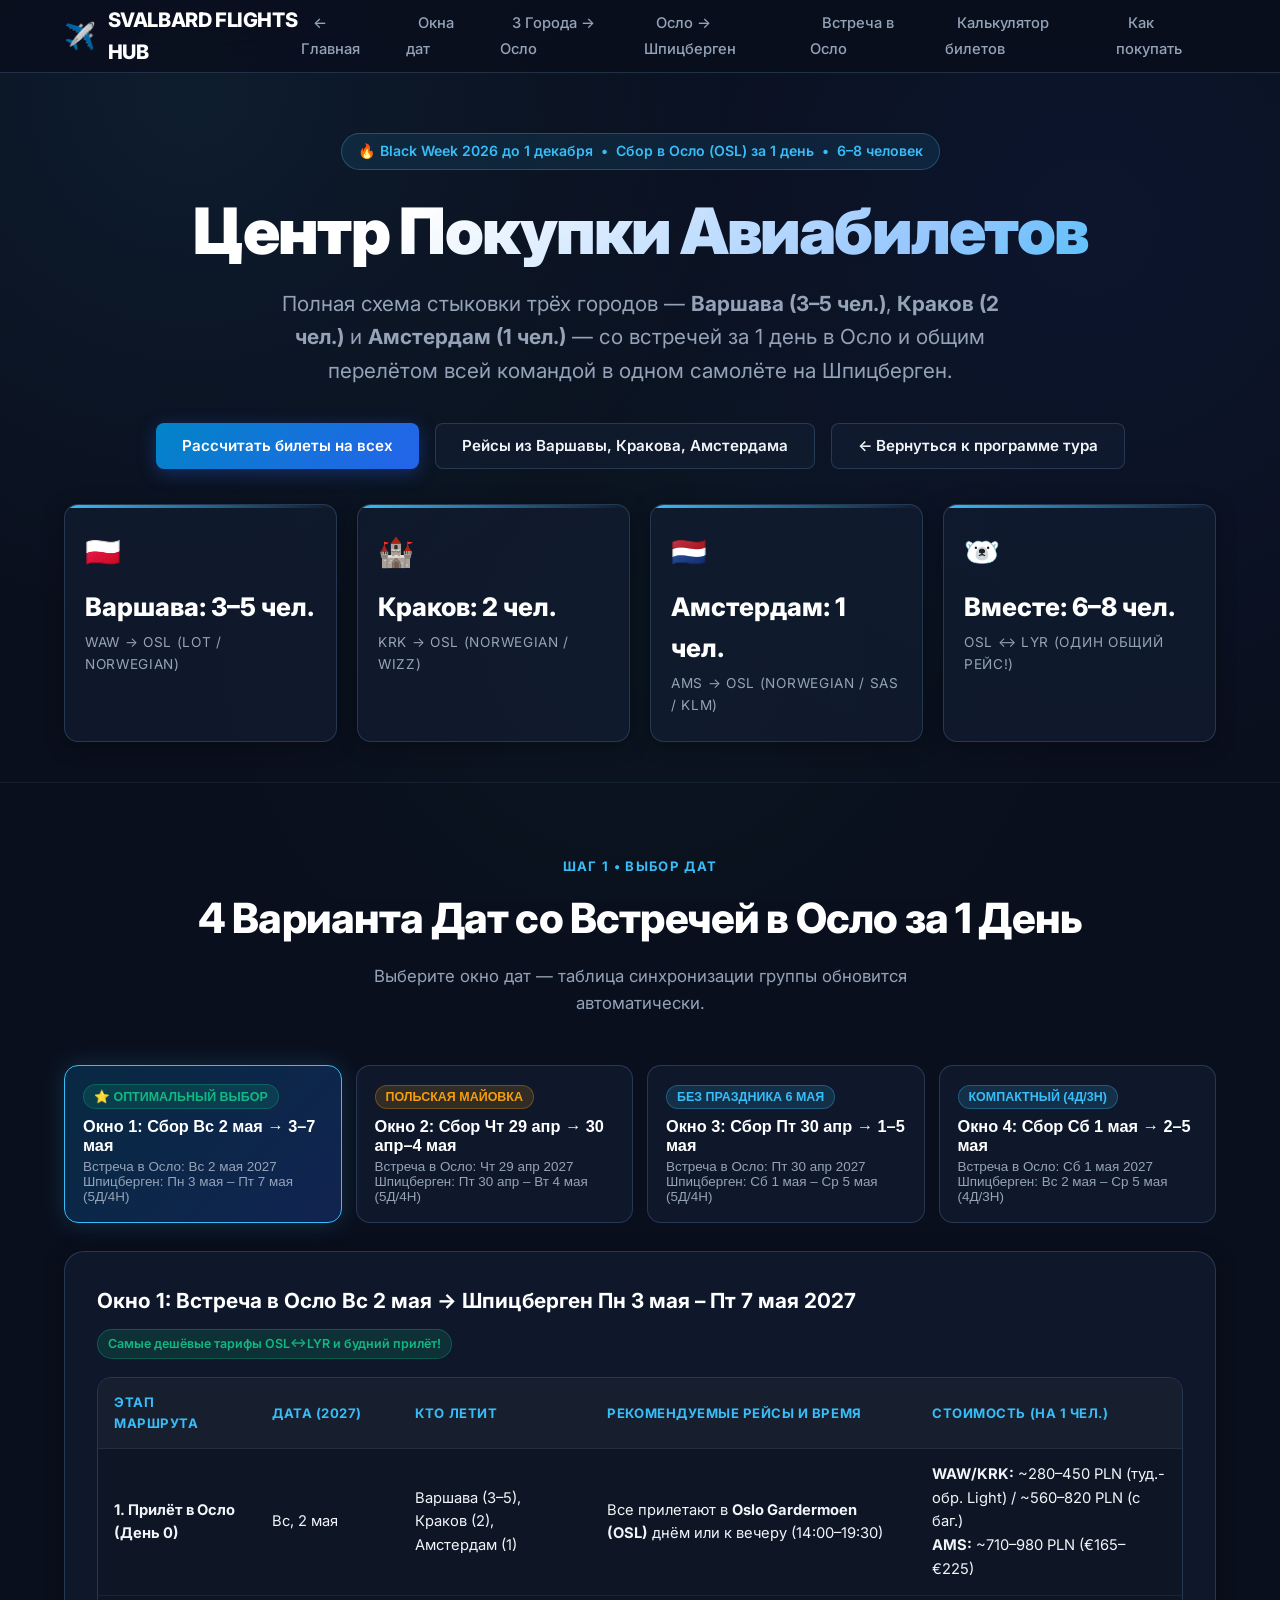
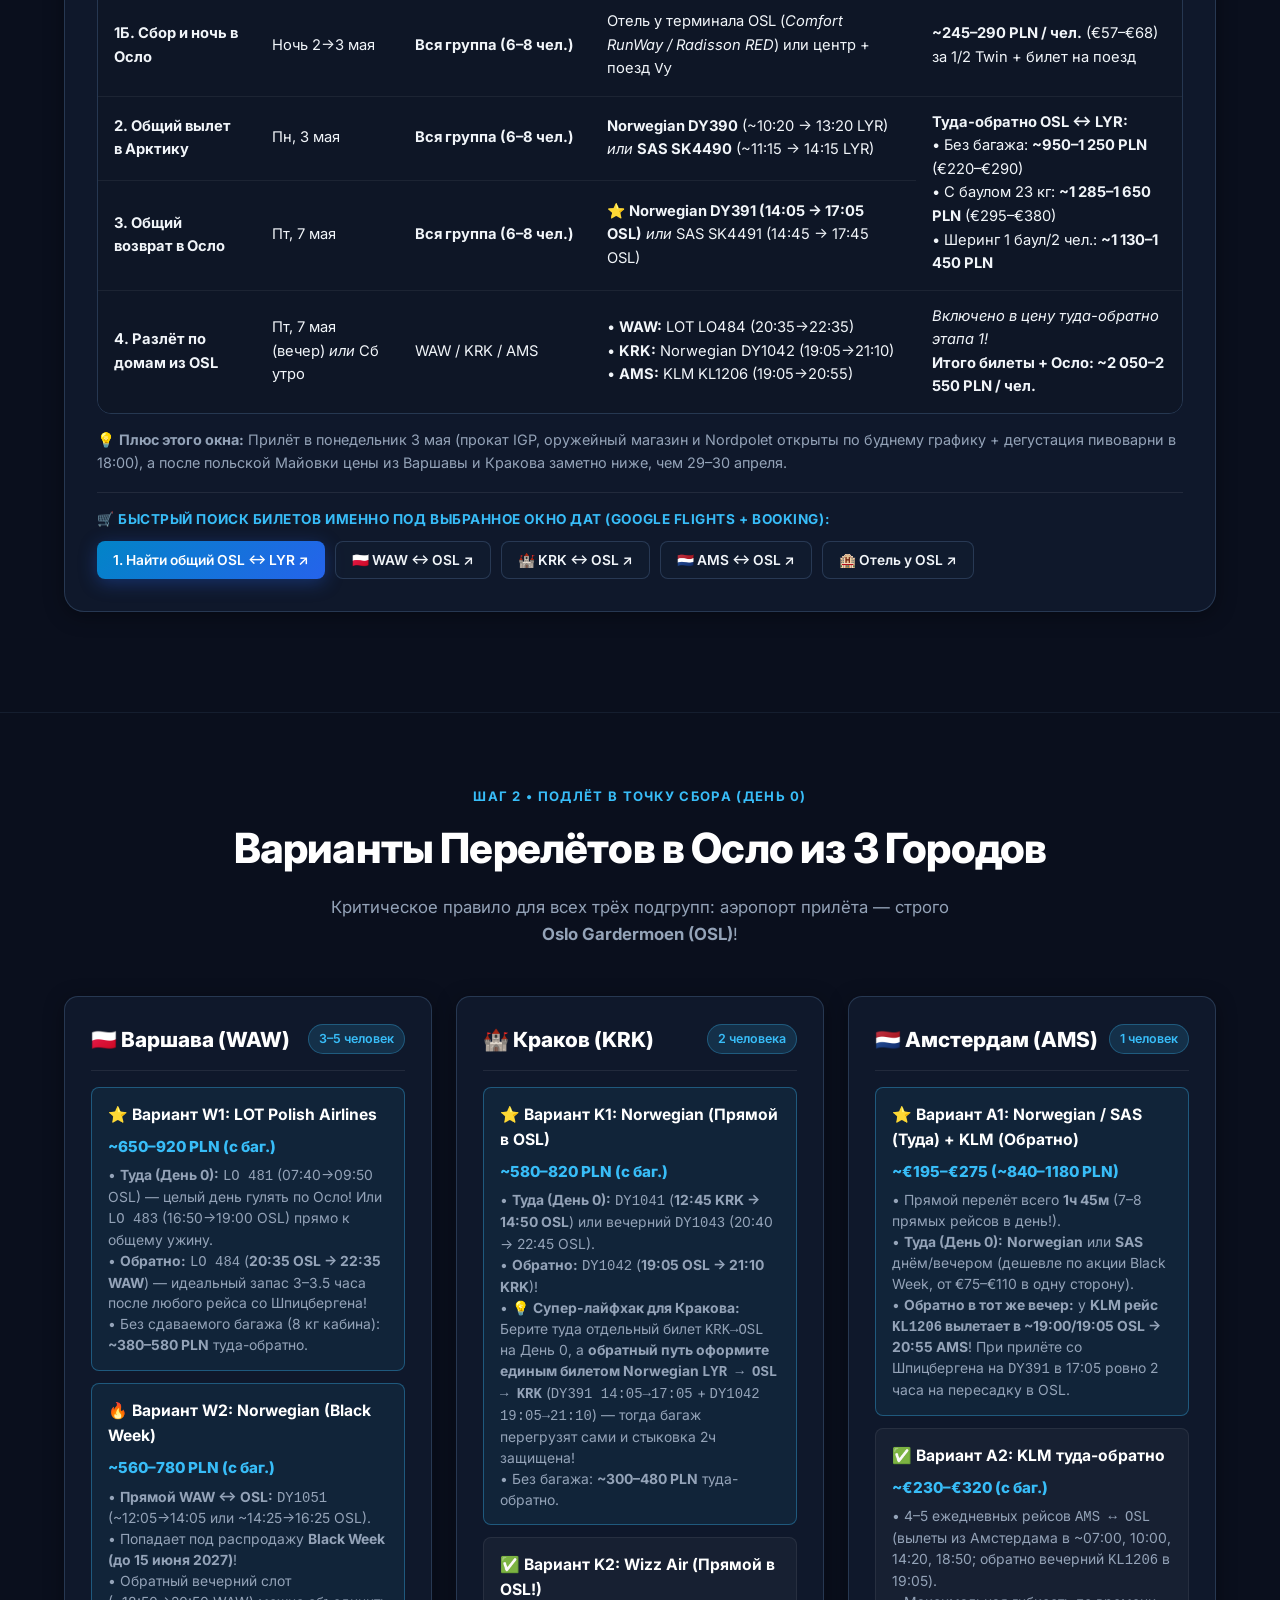
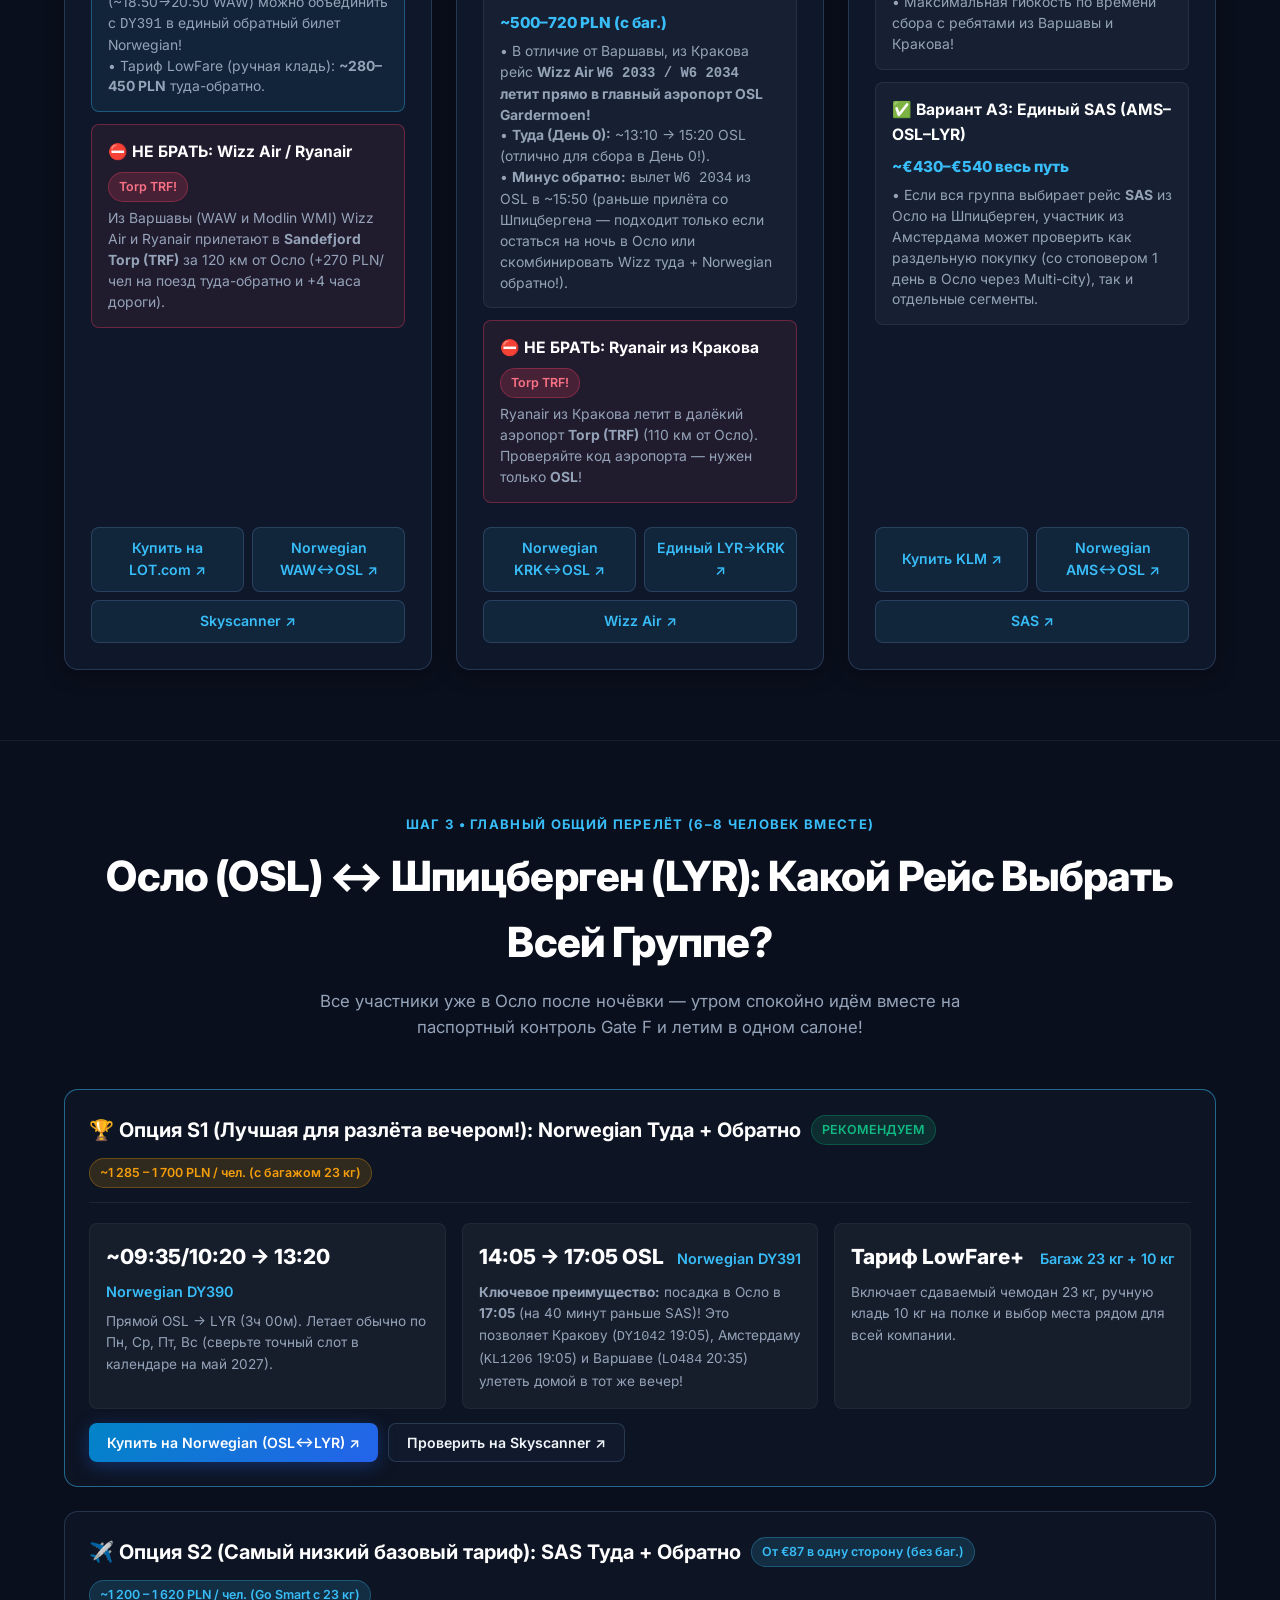
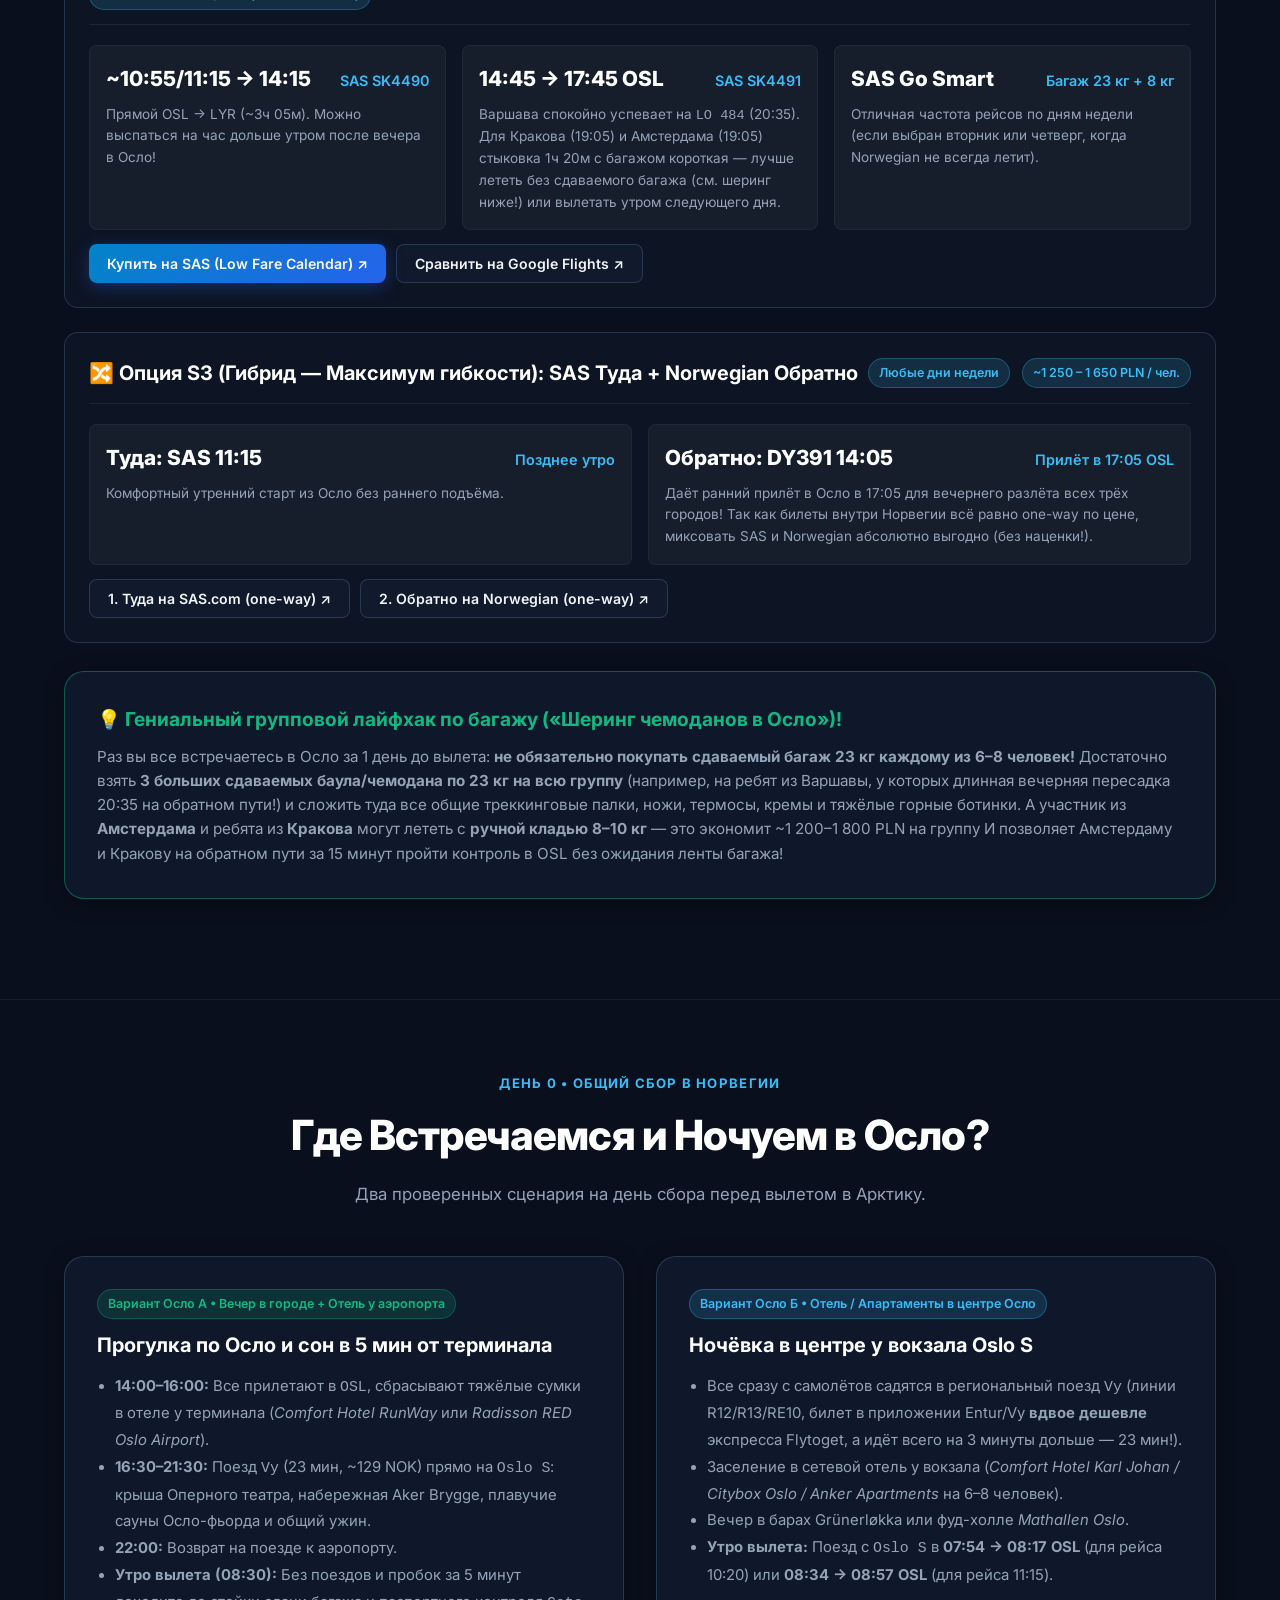
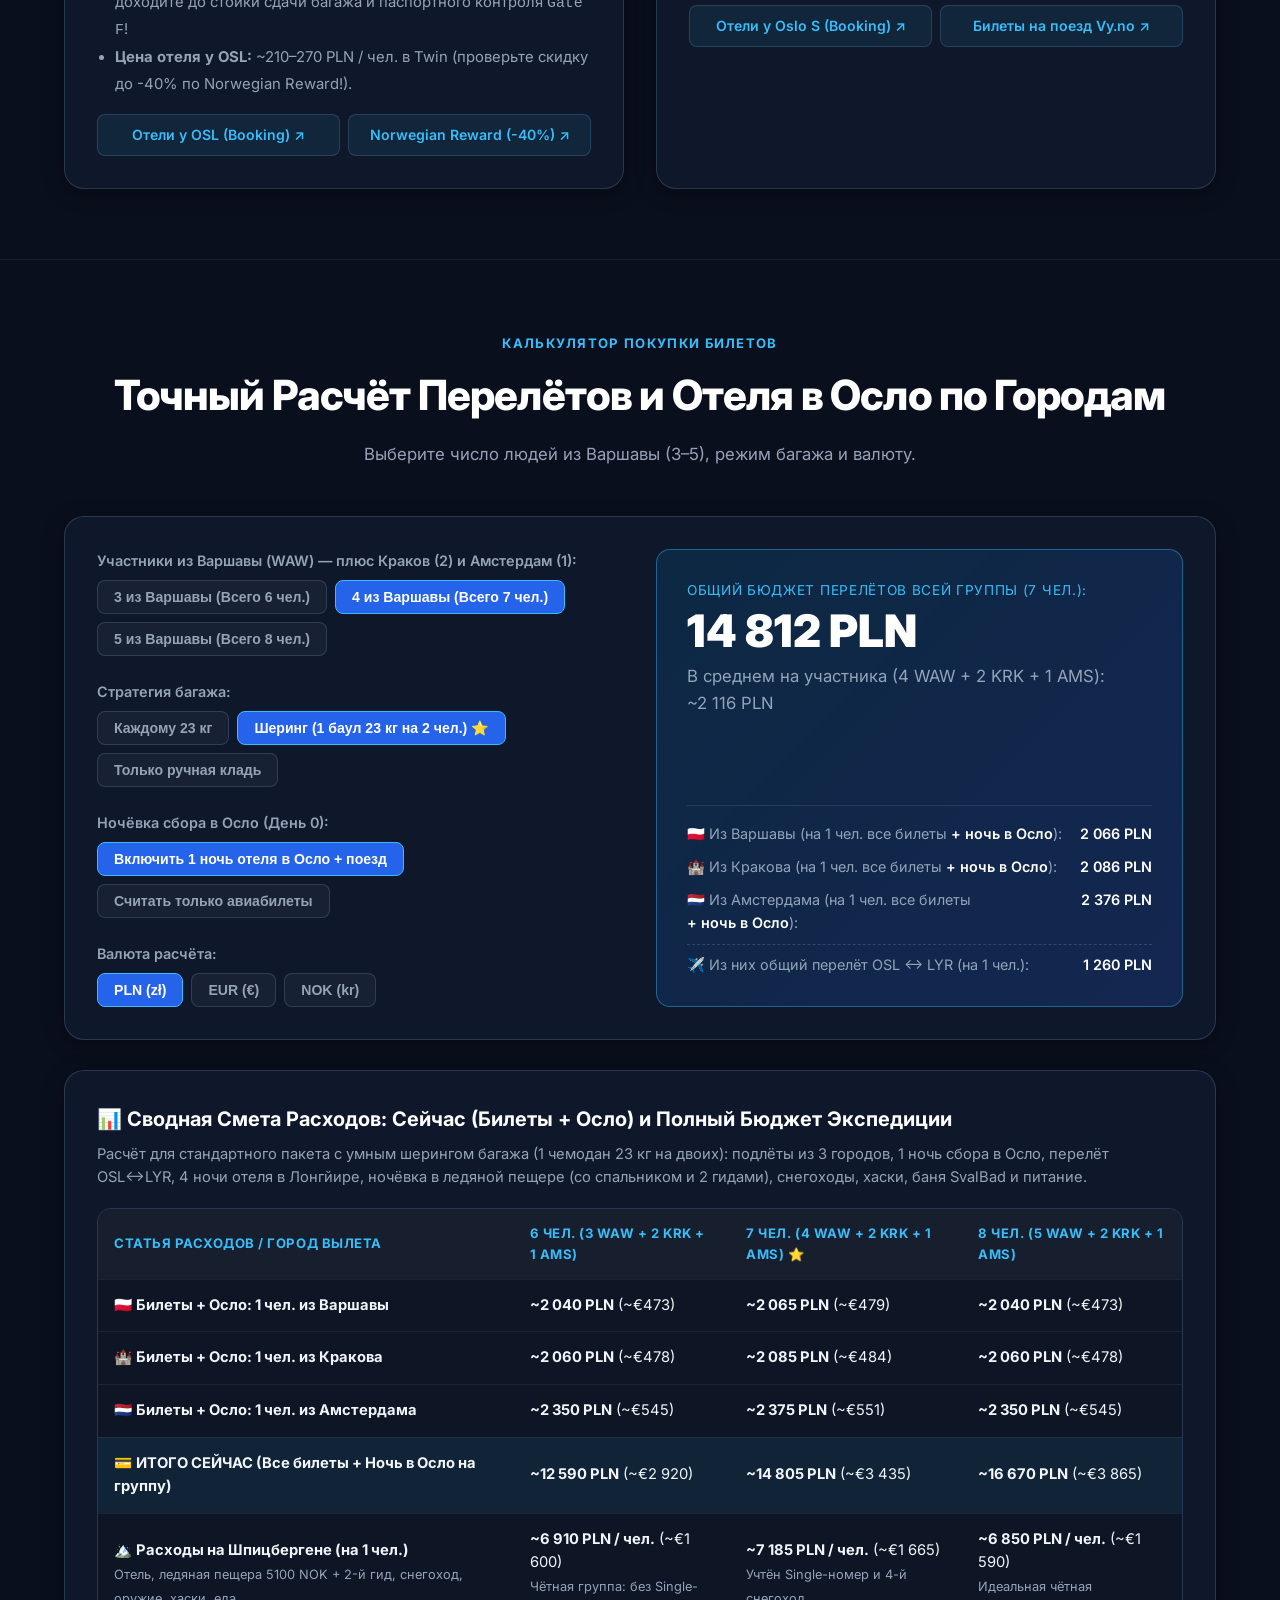
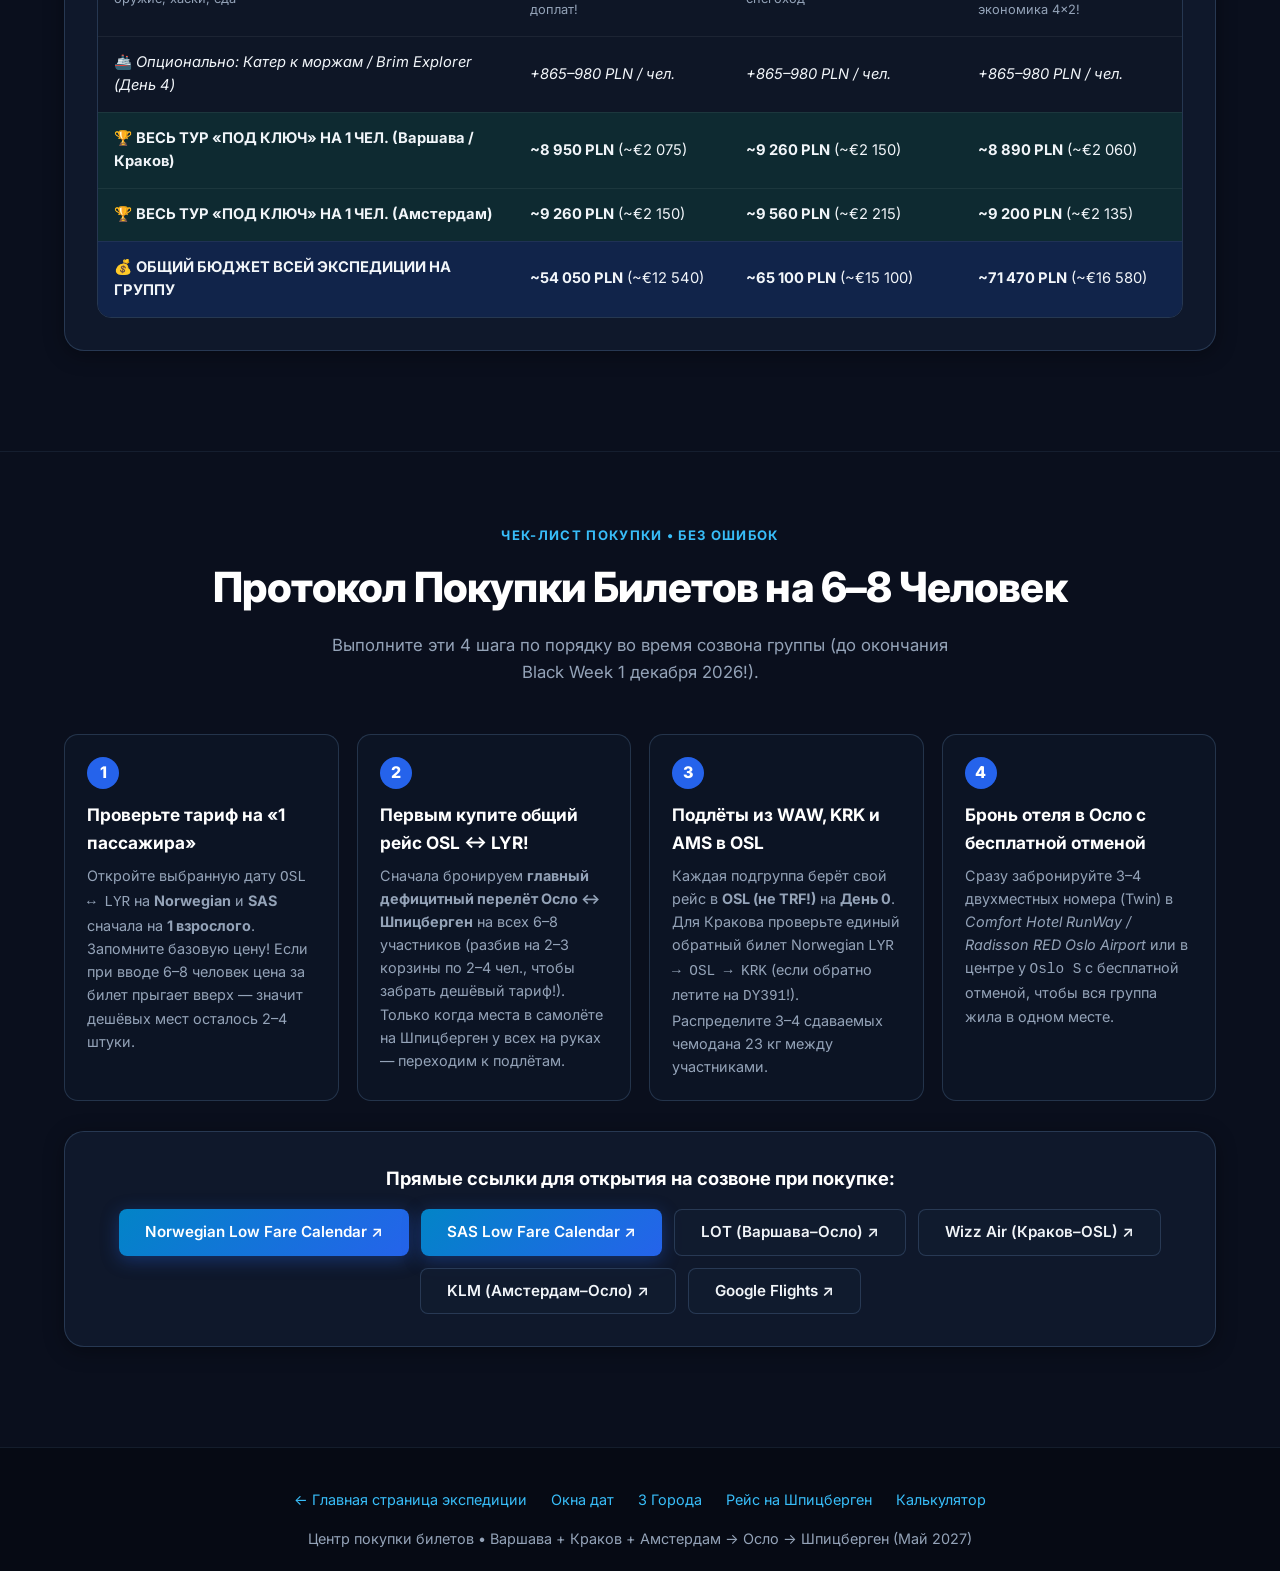
<file: flights.html>
<!DOCTYPE html>
<html lang="ru">
<head>
  <meta charset="UTF-8">
  <meta name="viewport" content="width=device-width, initial-scale=1.0">
  <title>Покупка Авиабилетов: Варшава + Краков + Амстердам → Осло → Шпицберген</title>
  <meta name="description" content="Полный центр покупки авиабилетов на Шпицберген: стыковка группы из Варшавы (3–5 чел.), Кракова (2 чел.) и Амстердама (1 чел.) в Осло за 1 день до общего вылета в Лонгйир.">
  <link rel="stylesheet" href="styles.css">
  <link rel="preconnect" href="https://fonts.googleapis.com">
  <link rel="preconnect" href="https://fonts.gstatic.com" crossorigin>
  <link href="https://fonts.googleapis.com/css2?family=Inter:wght@400;500;600;700;800;900&display=swap" rel="stylesheet">
  <style>
    .hub-grid-3 {
      display: grid;
      grid-template-columns: repeat(auto-fit, minmax(min(100%, 320px), 1fr));
      gap: 24px;
    }
    .city-card {
      background: var(--bg-card);
      border: 1px solid var(--border-glass);
      border-radius: var(--radius-md);
      padding: 26px;
      display: flex;
      flex-direction: column;
      justify-content: space-between;
      box-shadow: var(--shadow-subtle);
      transition: border-color 0.25s ease, transform 0.25s ease;
      min-width: 0;
    }
    .city-card:hover {
      border-color: var(--border-accent);
      transform: translateY(-3px);
    }
    .city-header {
      display: flex;
      justify-content: space-between;
      align-items: center;
      flex-wrap: wrap;
      gap: 10px;
      margin-bottom: 16px;
      padding-bottom: 14px;
      border-bottom: 1px solid rgba(255, 255, 255, 0.08);
    }
    .city-name {
      font-size: 1.3rem;
      font-weight: 800;
      color: #fff;
      display: flex;
      align-items: center;
      gap: 8px;
    }
    .option-box {
      background: rgba(255, 255, 255, 0.035);
      border: 1px solid rgba(255, 255, 255, 0.07);
      border-radius: var(--radius-sm);
      padding: 14px 16px;
      margin-bottom: 12px;
    }
    .option-box.recommended {
      background: rgba(56, 189, 248, 0.07);
      border-color: rgba(56, 189, 248, 0.35);
    }
    .option-box.danger {
      background: rgba(244, 63, 94, 0.08);
      border-color: rgba(244, 63, 94, 0.35);
    }
    .option-top {
      display: flex;
      justify-content: space-between;
      align-items: center;
      gap: 8px;
      margin-bottom: 6px;
      flex-wrap: wrap;
    }
    .option-airline {
      font-weight: 700;
      color: #fff;
      font-size: 0.98rem;
    }
    .option-price {
      font-weight: 800;
      color: var(--accent-cyan);
      font-size: 0.95rem;
    }
    .option-details {
      font-size: 0.87rem;
      color: var(--text-muted);
      line-height: 1.5;
    }
    .window-tabs {
      display: grid;
      grid-template-columns: repeat(auto-fit, minmax(min(100%, 240px), 1fr));
      gap: 14px;
      margin-bottom: 28px;
    }
    .window-tab {
      background: var(--bg-card);
      border: 1px solid var(--border-glass);
      border-radius: var(--radius-md);
      padding: 18px;
      cursor: pointer;
      text-align: left;
      color: var(--text-main);
      transition: all 0.2s ease;
      min-width: 0;
    }
    .window-tab:hover {
      border-color: var(--border-accent);
    }
    .window-tab.active {
      background: linear-gradient(135deg, rgba(2, 132, 199, 0.22), rgba(37, 99, 235, 0.25));
      border-color: var(--accent-cyan);
      box-shadow: 0 0 25px rgba(56, 189, 248, 0.18);
    }
    .window-tab-title {
      font-weight: 800;
      font-size: 1.02rem;
      color: #fff;
      margin-bottom: 4px;
    }
    .window-tab-sub {
      font-size: 0.84rem;
      color: var(--text-muted);
    }
    .matrix-table-wrap {
      overflow-x: auto;
      -webkit-overflow-scrolling: touch;
      border-radius: var(--radius-md);
      border: 1px solid var(--border-glass);
      max-width: 100%;
    }
    table.matrix-table {
      width: 100%;
      min-width: 620px;
      border-collapse: collapse;
      background: rgba(14, 22, 38, 0.88);
      font-size: 0.92rem;
    }
    table.matrix-table th, table.matrix-table td {
      padding: 14px 16px;
      text-align: left;
      border-bottom: 1px solid rgba(255, 255, 255, 0.06);
    }
    table.matrix-table th {
      background: rgba(255, 255, 255, 0.04);
      color: var(--accent-cyan);
      font-weight: 700;
      font-size: 0.82rem;
      text-transform: uppercase;
      letter-spacing: 0.04em;
    }
    table.matrix-table tr:last-child td {
      border-bottom: none;
    }
    .step-protocol-grid {
      display: grid;
      grid-template-columns: repeat(auto-fit, minmax(min(100%, 240px), 1fr));
      gap: 18px;
    }
    .protocol-card {
      background: rgba(14, 22, 38, 0.85);
      border: 1px solid var(--border-glass);
      border-radius: var(--radius-md);
      padding: 22px;
      position: relative;
      min-width: 0;
    }
    .protocol-num {
      display: inline-flex;
      align-items: center;
      justify-content: center;
      width: 32px;
      height: 32px;
      border-radius: 50%;
      background: var(--accent-blue);
      color: #fff;
      font-weight: 800;
      margin-bottom: 12px;
    }
    .badge-danger {
      background: rgba(244, 63, 94, 0.18);
      color: #fb7185;
      border: 1px solid rgba(244, 63, 94, 0.35);
    }
    @media (max-width: 768px) {
      .city-card {
        padding: 18px 14px;
      }
      .city-name {
        font-size: 1.12rem;
      }
      .option-box {
        padding: 12px 13px;
      }
      .option-airline {
        font-size: 0.92rem;
      }
      .option-details {
        font-size: 0.84rem;
      }
      .window-tabs {
        gap: 10px;
        margin-bottom: 20px;
      }
      .window-tab {
        padding: 14px;
      }
      .window-tab-title {
        font-size: 0.95rem;
      }
      table.matrix-table {
        font-size: 0.82rem;
      }
      table.matrix-table th, table.matrix-table td {
        padding: 10px 12px;
      }
      .protocol-card {
        padding: 18px 16px;
      }
      .quick-buy-bar .btn {
        width: 100%;
      }
    }
  </style>
</head>
<body>

  <!-- Header -->
  <header class="header">
    <div class="container nav-container">
      <a href="index.html" class="brand-logo">
        <span class="brand-icon">✈️</span>
        <span>SVALBARD FLIGHTS HUB</span>
      </a>
      <button class="nav-btn-mobile" id="mobileMenuBtn" aria-label="Открыть меню">☰</button>
      <nav>
        <ul class="nav-menu" id="navMenu">
          <li><a href="index.html" class="nav-link">← Главная</a></li>
          <li><a href="#windows" class="nav-link">Окна дат</a></li>
          <li><a href="#cities" class="nav-link">3 Города → Осло</a></li>
          <li><a href="#svalbard-leg" class="nav-link">Осло → Шпицберген</a></li>
          <li><a href="#oslo-meetup" class="nav-link">Встреча в Осло</a></li>
          <li><a href="#flight-calc" class="nav-link">Калькулятор билетов</a></li>
          <li><a href="#protocol" class="nav-link">Как покупать</a></li>
        </ul>
      </nav>
    </div>
  </header>

  <!-- Hero -->
  <section class="hero" style="padding: 60px 0 40px;">
    <div class="container">
      <div class="hero-badge">
        <span>🔥 Black Week 2026 до 1 декабря</span>
        <span>•</span>
        <span>Сбор в Осло (OSL) за 1 день</span>
        <span>•</span>
        <span>6–8 человек</span>
      </div>
      <h1>Центр Покупки Авиабилетов</h1>
      <p class="hero-subtitle">
        Полная схема стыковки трёх городов — <strong>Варшава (3–5 чел.)</strong>, <strong>Краков (2 чел.)</strong> и <strong>Амстердам (1 чел.)</strong> — со встречей за 1 день в Осло и общим перелётом всей командой в одном самолёте на Шпицберген.
      </p>
      <div class="hero-actions" style="margin-bottom: 35px;">
        <a href="#flight-calc" class="btn btn-primary">Рассчитать билеты на всех</a>
        <a href="#cities" class="btn btn-secondary">Рейсы из Варшавы, Кракова, Амстердама</a>
        <a href="index.html" class="btn btn-secondary">← Вернуться к программе тура</a>
      </div>

      <!-- KPI Summary -->
      <div class="kpi-grid">
        <div class="kpi-card">
          <div class="kpi-icon">🇵🇱</div>
          <div class="kpi-value">Варшава: 3–5 чел.</div>
          <div class="kpi-label">WAW → OSL (LOT / Norwegian)</div>
        </div>
        <div class="kpi-card">
          <div class="kpi-icon">🏰</div>
          <div class="kpi-value">Краков: 2 чел.</div>
          <div class="kpi-label">KRK → OSL (Norwegian / Wizz)</div>
        </div>
        <div class="kpi-card">
          <div class="kpi-icon">🇳🇱</div>
          <div class="kpi-value">Амстердам: 1 чел.</div>
          <div class="kpi-label">AMS → OSL (Norwegian / SAS / KLM)</div>
        </div>
        <div class="kpi-card">
          <div class="kpi-icon">🐻‍❄️</div>
          <div class="kpi-value">Вместе: 6–8 чел.</div>
          <div class="kpi-label">OSL ↔ LYR (Один общий рейс!)</div>
        </div>
      </div>
    </div>
  </section>

  <!-- Section 1: Date Windows -->
  <section class="section" id="windows">
    <div class="container">
      <div class="section-header">
        <span class="section-tag">Шаг 1 • Выбор дат</span>
        <h2 class="section-title">4 Варианта Дат со Встречей в Осло за 1 День</h2>
        <p class="section-desc">Выберите окно дат — таблица синхронизации группы обновится автоматически.</p>
      </div>

      <div class="window-tabs" id="windowTabs">
        <button class="window-tab active" data-window="w1">
          <div class="badge badge-success" style="margin-bottom: 8px;">⭐ ОПТИМАЛЬНЫЙ ВЫБОР</div>
          <div class="window-tab-title">Окно 1: Сбор Вс 2 мая → 3–7 мая</div>
          <div class="window-tab-sub">Встреча в Осло: Вс 2 мая 2027<br>Шпицберген: Пн 3 мая – Пт 7 мая (5Д/4Н)</div>
        </button>

        <button class="window-tab" data-window="w2">
          <div class="badge badge-warning" style="margin-bottom: 8px;">ПОЛЬСКАЯ МАЙОВКА</div>
          <div class="window-tab-title">Окно 2: Сбор Чт 29 апр → 30 апр–4 мая</div>
          <div class="window-tab-sub">Встреча в Осло: Чт 29 апр 2027<br>Шпицберген: Пт 30 апр – Вт 4 мая (5Д/4Н)</div>
        </button>

        <button class="window-tab" data-window="w3">
          <div class="badge badge-info" style="margin-bottom: 8px;">БЕЗ ПРАЗДНИКА 6 МАЯ</div>
          <div class="window-tab-title">Окно 3: Сбор Пт 30 апр → 1–5 мая</div>
          <div class="window-tab-sub">Встреча в Осло: Пт 30 апр 2027<br>Шпицберген: Сб 1 мая – Ср 5 мая (5Д/4Н)</div>
        </button>

        <button class="window-tab" data-window="w4">
          <div class="badge badge-info" style="margin-bottom: 8px;">КОМПАКТНЫЙ (4Д/3Н)</div>
          <div class="window-tab-title">Окно 4: Сбор Сб 1 мая → 2–5 мая</div>
          <div class="window-tab-sub">Встреча в Осло: Сб 1 мая 2027<br>Шпицберген: Вс 2 мая – Ср 5 мая (4Д/3Н)</div>
        </button>
      </div>

      <!-- Dynamic Timeline Banner -->
      <div class="glass-panel" id="windowSummaryPanel">
        <div style="display: flex; justify-content: space-between; align-items: center; flex-wrap: wrap; gap: 12px; margin-bottom: 18px;">
          <h3 id="winTitle" style="font-size: 1.3rem; color: #fff;">Окно 1: Встреча в Осло Вс 2 мая → Шпицберген Пн 3 мая – Пт 7 мая 2027</h3>
          <span class="badge badge-success" id="winBadge">Самые дешёвые тарифы OSL↔LYR и будний прилёт!</span>
        </div>
        <div class="mobile-scroll-hint">← Прокрутите таблицу вбок →</div>
        <div class="matrix-table-wrap">
          <table class="matrix-table">
            <thead>
              <tr>
                <th>Этап маршрута</th>
                <th>Дата (2027)</th>
                <th>Кто летит</th>
                <th>Рекомендуемые рейсы и время</th>
                <th>Стоимость (на 1 чел.)</th>
              </tr>
            </thead>
            <tbody id="winTableBody">
              <tr>
                <td><strong>1. Прилёт в Осло (День 0)</strong></td>
                <td id="tdDay0">Вс, 2 мая</td>
                <td>Варшава (3–5), Краков (2), Амстердам (1)</td>
                <td>Все прилетают в <strong>Oslo Gardermoen (OSL)</strong> днём или к вечеру (14:00–19:30)</td>
                <td><strong>WAW/KRK:</strong> ~280–450 PLN (туд.-обр. Light) / ~560–820 PLN (с баг.)<br><strong>AMS:</strong> ~710–980 PLN (€165–€225)</td>
              </tr>
              <tr>
                <td><strong>1Б. Сбор и ночь в Осло</strong></td>
                <td id="tdNight0">Ночь 2→3 мая</td>
                <td><strong>Вся группа (6–8 чел.)</strong></td>
                <td>Отель у терминала OSL (<em>Comfort RunWay / Radisson RED</em>) или центр + поезд <code>Vy</code></td>
                <td><strong>~245–290 PLN / чел.</strong> (€57–€68) за 1/2 Twin + билет на поезд</td>
              </tr>
              <tr>
                <td><strong>2. Общий вылет в Арктику</strong></td>
                <td id="tdOut">Пн, 3 мая</td>
                <td><strong>Вся группа (6–8 чел.)</strong></td>
                <td><strong>Norwegian DY390</strong> (~10:20 → 13:20 LYR) <em>или</em> <strong>SAS SK4490</strong> (~11:15 → 14:15 LYR)</td>
                <td rowspan="2" style="vertical-align: middle;"><strong>Туда-обратно OSL ↔ LYR:</strong><br>• Без багажа: <strong>~950–1 250 PLN</strong> (€220–€290)<br>• С баулом 23 кг: <strong>~1 285–1 650 PLN</strong> (€295–€380)<br>• Шеринг 1 баул/2 чел.: <strong>~1 130–1 450 PLN</strong></td>
              </tr>
              <tr>
                <td><strong>3. Общий возврат в Осло</strong></td>
                <td id="tdBack">Пт, 7 мая</td>
                <td><strong>Вся группа (6–8 чел.)</strong></td>
                <td>⭐ <strong>Norwegian DY391 (14:05 → 17:05 OSL)</strong> <em>или</em> SAS SK4491 (14:45 → 17:45 OSL)</td>
              </tr>
              <tr>
                <td><strong>4. Разлёт по домам из OSL</strong></td>
                <td id="tdHome">Пт, 7 мая (вечер) <em>или</em> Сб утро</td>
                <td>WAW / KRK / AMS</td>
                <td>• <strong>WAW:</strong> LOT LO484 (20:35→22:35)<br>• <strong>KRK:</strong> Norwegian DY1042 (19:05→21:10)<br>• <strong>AMS:</strong> KLM KL1206 (19:05→20:55)</td>
                <td><em>Включено в цену туда-обратно этапа 1!</em><br><strong>Итого билеты + Осло: ~2 050–2 550 PLN / чел.</strong></td>
              </tr>
            </tbody>
          </table>
        </div>
        <p id="winNote" style="margin-top: 14px; font-size: 0.9rem; color: var(--text-muted);">
          💡 <strong>Плюс этого окна:</strong> Прилёт в понедельник 3 мая (прокат IGP, оружейный магазин и Nordpolet открыты по буднему графику + дегустация пивоварни в 18:00), а после польской Майовки цены из Варшавы и Кракова заметно ниже, чем 29–30 апреля.
        </p>
        <div style="margin-top: 18px; padding-top: 16px; border-top: 1px solid rgba(255,255,255,0.08);">
          <div style="font-size: 0.85rem; font-weight: 700; color: var(--accent-cyan); margin-bottom: 10px; text-transform: uppercase; letter-spacing: 0.04em;">
            🛒 Быстрый поиск билетов именно под выбранное окно дат (Google Flights + Booking):
          </div>
          <div class="quick-buy-bar" style="display: flex; gap: 10px; flex-wrap: wrap;">
            <a id="lnkOslLyr" href="https://www.google.com/travel/flights?q=Flights+from+OSL+to+LYR+on+2027-05-03+through+2027-05-07&curr=PLN" target="_blank" rel="noopener" class="btn btn-primary" style="padding: 9px 16px; font-size: 0.86rem;">1. Найти общий OSL ↔ LYR ↗</a>
            <a id="lnkWawOsl" href="https://www.google.com/travel/flights?q=Nonstop+flights+from+WAW+to+OSL+on+2027-05-02+through+2027-05-07&curr=PLN" target="_blank" rel="noopener" class="btn btn-secondary" style="padding: 9px 16px; font-size: 0.86rem;">🇵🇱 WAW ↔ OSL ↗</a>
            <a id="lnkKrkOsl" href="https://www.google.com/travel/flights?q=Nonstop+flights+from+KRK+to+OSL+on+2027-05-02+through+2027-05-07&curr=PLN" target="_blank" rel="noopener" class="btn btn-secondary" style="padding: 9px 16px; font-size: 0.86rem;">🏰 KRK ↔ OSL ↗</a>
            <a id="lnkAmsOsl" href="https://www.google.com/travel/flights?q=Nonstop+flights+from+AMS+to+OSL+on+2027-05-02+through+2027-05-07&curr=EUR" target="_blank" rel="noopener" class="btn btn-secondary" style="padding: 9px 16px; font-size: 0.86rem;">🇳🇱 AMS ↔ OSL ↗</a>
            <a id="lnkOslHotel" href="https://www.booking.com/searchresults.html?ss=Oslo+Airport+Gardermoen&checkin=2027-05-02&checkout=2027-05-03" target="_blank" rel="noopener" class="btn btn-secondary" style="padding: 9px 16px; font-size: 0.86rem;">🏨 Отель у OSL ↗</a>
          </div>
        </div>
      </div>
    </div>
  </section>

  <!-- Section 2: Flights From 3 Cities to Oslo -->
  <section class="section" id="cities">
    <div class="container">
      <div class="section-header">
        <span class="section-tag">Шаг 2 • Подлёт в точку сбора (День 0)</span>
        <h2 class="section-title">Варианты Перелётов в Осло из 3 Городов</h2>
        <p class="section-desc">Критическое правило для всех трёх подгрупп: аэропорт прилёта — строго <strong>Oslo Gardermoen (OSL)</strong>!</p>
      </div>

      <div class="hub-grid-3">
        <!-- WARSAW -->
        <div class="city-card">
          <div>
            <div class="city-header">
              <div class="city-name">🇵🇱 Варшава (WAW)</div>
              <span class="badge badge-info">3–5 человек</span>
            </div>

            <div class="option-box recommended">
              <div class="option-top">
                <span class="option-airline">⭐ Вариант W1: LOT Polish Airlines</span>
                <span class="option-price">~650–920 PLN (с баг.)</span>
              </div>
              <div class="option-details">
                • <strong>Туда (День 0):</strong> <code>LO 481</code> (07:40→09:50 OSL) — целый день гулять по Осло! Или <code>LO 483</code> (16:50→19:00 OSL) прямо к общему ужину.<br>
                • <strong>Обратно:</strong> <code>LO 484</code> (<strong>20:35 OSL → 22:35 WAW</strong>) — идеальный запас 3–3.5 часа после любого рейса со Шпицбергена!<br>
                • Без сдаваемого багажа (8 кг кабина): <strong>~380–580 PLN</strong> туда-обратно.
              </div>
            </div>

            <div class="option-box recommended">
              <div class="option-top">
                <span class="option-airline">🔥 Вариант W2: Norwegian (Black Week)</span>
                <span class="option-price">~560–780 PLN (с баг.)</span>
              </div>
              <div class="option-details">
                • <strong>Прямой WAW ↔ OSL:</strong> <code>DY1051</code> (~12:05→14:05 или ~14:25→16:25 OSL).<br>
                • Попадает под распродажу <strong>Black Week (до 15 июня 2027)</strong>!<br>
                • Обратный вечерний слот (~18:50→20:50 WAW) можно объединить с <code>DY391</code> в единый обратный билет Norwegian!<br>
                • Тариф LowFare (ручная кладь): <strong>~280–450 PLN</strong> туда-обратно.
              </div>
            </div>

            <div class="option-box danger">
              <div class="option-top">
                <span class="option-airline">⛔ НЕ БРАТЬ: Wizz Air / Ryanair</span>
                <span class="badge badge-danger">Torp TRF!</span>
              </div>
              <div class="option-details">
                Из Варшавы (WAW и Modlin WMI) Wizz Air и Ryanair прилетают в <strong>Sandefjord Torp (TRF)</strong> за 120 км от Осло (+270 PLN/чел на поезд туда-обратно и +4 часа дороги).
              </div>
            </div>
          </div>

          <div class="buy-btn-row" style="margin-top: 12px;">
            <a href="https://www.lot.com/pl/pl" target="_blank" rel="noopener" class="activity-btn">Купить на LOT.com ↗</a>
            <a href="https://www.norwegian.com/pl/kalendarz-niskich-cen/?D_City=WAW&A_City=OSL&TripType=2&D_Month=202705&R_Month=202705&CurrencyCode=PLN" target="_blank" rel="noopener" class="activity-btn">Norwegian WAW↔OSL ↗</a>
            <a href="https://www.skyscanner.pl/transport/loty/waw/osl/270502/270507/" target="_blank" rel="noopener" class="activity-btn">Skyscanner ↗</a>
          </div>
        </div>

        <!-- KRAKOW -->
        <div class="city-card">
          <div>
            <div class="city-header">
              <div class="city-name">🏰 Краков (KRK)</div>
              <span class="badge badge-info">2 человека</span>
            </div>

            <div class="option-box recommended">
              <div class="option-top">
                <span class="option-airline">⭐ Вариант K1: Norwegian (Прямой в OSL)</span>
                <span class="option-price">~580–820 PLN (с баг.)</span>
              </div>
              <div class="option-details">
                • <strong>Туда (День 0):</strong> <code>DY1041</code> (<strong>12:45 KRK → 14:50 OSL</strong>) или вечерний <code>DY1043</code> (20:40 → 22:45 OSL).<br>
                • <strong>Обратно:</strong> <code>DY1042</code> (<strong>19:05 OSL → 21:10 KRK</strong>)!<br>
                • 💡 <strong>Супер-лайфхак для Кракова:</strong> Берите туда отдельный билет <code>KRK→OSL</code> на День 0, а <strong>обратный путь оформите единым билетом Norwegian <code>LYR → OSL → KRK</code></strong> (<code>DY391 14:05→17:05</code> + <code>DY1042 19:05→21:10</code>) — тогда багаж перегрузят сами и стыковка 2ч защищена!<br>
                • Без багажа: <strong>~300–480 PLN</strong> туда-обратно.
              </div>
            </div>

            <div class="option-box">
              <div class="option-top">
                <span class="option-airline">✅ Вариант K2: Wizz Air (Прямой в OSL!)</span>
                <span class="option-price">~500–720 PLN (с баг.)</span>
              </div>
              <div class="option-details">
                • В отличие от Варшавы, из Кракова рейс <strong>Wizz Air <code>W6 2033 / W6 2034</code> летит прямо в главный аэропорт OSL Gardermoen!</strong><br>
                • <strong>Туда (День 0):</strong> ~13:10 → 15:20 OSL (отлично для сбора в День 0!).<br>
                • <strong>Минус обратно:</strong> вылет <code>W6 2034</code> из OSL в ~15:50 (раньше прилёта со Шпицбергена — подходит только если остаться на ночь в Осло или скомбинировать Wizz туда + Norwegian обратно!).
              </div>
            </div>

            <div class="option-box danger">
              <div class="option-top">
                <span class="option-airline">⛔ НЕ БРАТЬ: Ryanair из Кракова</span>
                <span class="badge badge-danger">Torp TRF!</span>
              </div>
              <div class="option-details">
                Ryanair из Кракова летит в далёкий аэропорт <strong>Torp (TRF)</strong> (110 км от Осло). Проверяйте код аэропорта — нужен только <strong>OSL</strong>!
              </div>
            </div>
          </div>

          <div class="buy-btn-row" style="margin-top: 12px;">
            <a href="https://www.norwegian.com/pl/kalendarz-niskich-cen/?D_City=KRK&A_City=OSL&TripType=2&D_Month=202705&R_Month=202705&CurrencyCode=PLN" target="_blank" rel="noopener" class="activity-btn">Norwegian KRK↔OSL ↗</a>
            <a href="https://www.norwegian.com/pl/kalendarz-niskich-cen/?D_City=LYR&A_City=KRK&TripType=1&D_Month=202705&CurrencyCode=PLN" target="_blank" rel="noopener" class="activity-btn">Единый LYR→KRK ↗</a>
            <a href="https://www.wizzair.com/pl-pl" target="_blank" rel="noopener" class="activity-btn">Wizz Air ↗</a>
          </div>
        </div>

        <!-- AMSTERDAM -->
        <div class="city-card">
          <div>
            <div class="city-header">
              <div class="city-name">🇳🇱 Амстердам (AMS)</div>
              <span class="badge badge-info">1 человек</span>
            </div>

            <div class="option-box recommended">
              <div class="option-top">
                <span class="option-airline">⭐ Вариант A1: Norwegian / SAS (Туда) + KLM (Обратно)</span>
                <span class="option-price">~€195–€275 (~840–1180 PLN)</span>
              </div>
              <div class="option-details">
                • Прямой перелёт всего <strong>1ч 45м</strong> (7–8 прямых рейсов в день!).<br>
                • <strong>Туда (День 0):</strong> <strong>Norwegian</strong> или <strong>SAS</strong> днём/вечером (дешевле по акции Black Week, от €75–€110 в одну сторону).<br>
                • <strong>Обратно в тот же вечер:</strong> у <strong>KLM рейс <code>KL1206</code> вылетает в ~19:00/19:05 OSL → 20:55 AMS</strong>! При прилёте со Шпицбергена на <code>DY391</code> в 17:05 ровно 2 часа на пересадку в OSL.
              </div>
            </div>

            <div class="option-box">
              <div class="option-top">
                <span class="option-airline">✅ Вариант A2: KLM туда-обратно</span>
                <span class="option-price">~€230–€320 (с баг.)</span>
              </div>
              <div class="option-details">
                • 4–5 ежедневных рейсов <code>AMS ↔ OSL</code> (вылеты из Амстердама в ~07:00, 10:00, 14:20, 18:50; обратно вечерний <code>KL1206</code> в 19:05).<br>
                • Максимальная гибкость по времени сбора с ребятами из Варшавы и Кракова!
              </div>
            </div>

            <div class="option-box">
              <div class="option-top">
                <span class="option-airline">✅ Вариант A3: Единый SAS (AMS–OSL–LYR)</span>
                <span class="option-price">~€430–€540 весь путь</span>
              </div>
              <div class="option-details">
                • Если вся группа выбирает рейс <strong>SAS</strong> из Осло на Шпицберген, участник из Амстердама может проверить как раздельную покупку (со стоповером 1 день в Осло через Multi-city), так и отдельные сегменты.
              </div>
            </div>
          </div>

          <div class="buy-btn-row" style="margin-top: 12px;">
            <a href="https://www.klm.nl/en" target="_blank" rel="noopener" class="activity-btn">Купить KLM ↗</a>
            <a href="https://www.norwegian.com/en/low-fare-calendar/?D_City=AMS&A_City=OSL&TripType=2&D_Month=202705&R_Month=202705&CurrencyCode=EUR" target="_blank" rel="noopener" class="activity-btn">Norwegian AMS↔OSL ↗</a>
            <a href="https://www.flysas.com/en/low-fare-calendar/" target="_blank" rel="noopener" class="activity-btn">SAS ↗</a>
          </div>
        </div>
      </div>
    </div>
  </section>

  <!-- Section 3: Common Flight OSL <-> LYR -->
  <section class="section" id="svalbard-leg">
    <div class="container">
      <div class="section-header">
        <span class="section-tag">Шаг 3 • Главный общий перелёт (6–8 человек вместе)</span>
        <h2 class="section-title">Осло (OSL) ↔ Шпицберген (LYR): Какой Рейс Выбрать Всей Группе?</h2>
        <p class="section-desc">Все участники уже в Осло после ночёвки — утром спокойно идём вместе на паспортный контроль Gate F и летим в одном салоне!</p>
      </div>

      <div class="flight-timeline">
        <!-- Combo 1: All Norwegian -->
        <div class="flight-route-card" style="border-color: rgba(56, 189, 248, 0.5);">
          <div class="route-header">
            <div class="route-title">
              <span>🏆 Опция S1 (Лучшая для разлёта вечером!): Norwegian Туда + Обратно</span>
              <span class="badge badge-success">РЕКОМЕНДУЕМ</span>
            </div>
            <span class="badge badge-warning">~1 285 – 1 700 PLN / чел. (с багажом 23 кг)</span>
          </div>
          <div class="flight-legs">
            <div class="flight-leg">
              <div class="flight-time-row">
                <span class="flight-time">~09:35/10:20 → 13:20</span>
                <span class="flight-carrier">Norwegian DY390</span>
              </div>
              <div class="flight-airport">Прямой OSL → LYR (3ч 00м). Летает обычно по Пн, Ср, Пт, Вс (сверьте точный слот в календаре на май 2027).</div>
            </div>
            <div class="flight-leg">
              <div class="flight-time-row">
                <span class="flight-time">14:05 → 17:05 OSL</span>
                <span class="flight-carrier">Norwegian DY391</span>
              </div>
              <div class="flight-airport"><strong>Ключевое преимущество:</strong> посадка в Осло в <strong>17:05</strong> (на 40 минут раньше SAS)! Это позволяет Кракову (<code>DY1042</code> 19:05), Амстердаму (<code>KL1206</code> 19:05) и Варшаве (<code>LO484</code> 20:35) улететь домой в тот же вечер!</div>
            </div>
            <div class="flight-leg">
              <div class="flight-time-row">
                <span class="flight-time">Тариф LowFare+</span>
                <span class="flight-carrier">Багаж 23 кг + 10 кг</span>
              </div>
              <div class="flight-airport">Включает сдаваемый чемодан 23 кг, ручную кладь 10 кг на полке и выбор места рядом для всей компании.</div>
            </div>
          </div>
          <div style="display: flex; gap: 10px; flex-wrap: wrap; margin-top: 14px;">
            <a href="https://www.norwegian.com/en/low-fare-calendar/?D_City=OSL&A_City=LYR&TripType=2&D_Month=202705&R_Month=202705&CurrencyCode=NOK" target="_blank" rel="noopener" class="btn btn-primary" style="padding: 9px 18px; font-size: 0.88rem;">Купить на Norwegian (OSL↔LYR) ↗</a>
            <a href="https://www.skyscanner.pl/transport/loty/osl/lyr/270503/270507/" target="_blank" rel="noopener" class="btn btn-secondary" style="padding: 9px 18px; font-size: 0.88rem;">Проверить на Skyscanner ↗</a>
          </div>
        </div>

        <!-- Combo 2: All SAS -->
        <div class="flight-route-card">
          <div class="route-header">
            <div class="route-title">
              <span>✈️ Опция S2 (Самый низкий базовый тариф): SAS Туда + Обратно</span>
              <span class="badge badge-info">От €87 в одну сторону (без баг.)</span>
            </div>
            <span class="badge badge-info">~1 200 – 1 620 PLN / чел. (Go Smart с 23 кг)</span>
          </div>
          <div class="flight-legs">
            <div class="flight-leg">
              <div class="flight-time-row">
                <span class="flight-time">~10:55/11:15 → 14:15</span>
                <span class="flight-carrier">SAS SK4490</span>
              </div>
              <div class="flight-airport">Прямой OSL → LYR (~3ч 05м). Можно выспаться на час дольше утром после вечера в Осло!</div>
            </div>
            <div class="flight-leg">
              <div class="flight-time-row">
                <span class="flight-time">14:45 → 17:45 OSL</span>
                <span class="flight-carrier">SAS SK4491</span>
              </div>
              <div class="flight-airport">Варшава спокойно успевает на <code>LO 484</code> (20:35). Для Кракова (19:05) и Амстердама (19:05) стыковка 1ч 20м с багажом короткая — лучше лететь без сдаваемого багажа (см. шеринг ниже!) или вылетать утром следующего дня.</div>
            </div>
            <div class="flight-leg">
              <div class="flight-time-row">
                <span class="flight-time">SAS Go Smart</span>
                <span class="flight-carrier">Багаж 23 кг + 8 кг</span>
              </div>
              <div class="flight-airport">Отличная частота рейсов по дням недели (если выбран вторник или четверг, когда Norwegian не всегда летит).</div>
            </div>
          </div>
          <div style="display: flex; gap: 10px; flex-wrap: wrap; margin-top: 14px;">
            <a href="https://www.flysas.com/en/low-fare-calendar/" target="_blank" rel="noopener" class="btn btn-primary" style="padding: 9px 18px; font-size: 0.88rem;">Купить на SAS (Low Fare Calendar) ↗</a>
            <a href="https://www.google.com/travel/flights?q=Flights+from+OSL+to+LYR+on+2027-05-03+through+2027-05-07&curr=PLN" target="_blank" rel="noopener" class="btn btn-secondary" style="padding: 9px 18px; font-size: 0.88rem;">Сравнить на Google Flights ↗</a>
          </div>
        </div>

        <!-- Combo 3: Mix -->
        <div class="flight-route-card">
          <div class="route-header">
            <div class="route-title">
              <span>🔀 Опция S3 (Гибрид — Максимум гибкости): SAS Туда + Norwegian Обратно</span>
              <span class="badge badge-info">Любые дни недели</span>
            </div>
            <span class="badge badge-info">~1 250 – 1 650 PLN / чел.</span>
          </div>
          <div class="flight-legs">
            <div class="flight-leg">
              <div class="flight-time-row">
                <span class="flight-time">Туда: SAS 11:15</span>
                <span class="flight-carrier">Позднее утро</span>
              </div>
              <div class="flight-airport">Комфортный утренний старт из Осло без раннего подъёма.</div>
            </div>
            <div class="flight-leg">
              <div class="flight-time-row">
                <span class="flight-time">Обратно: DY391 14:05</span>
                <span class="flight-carrier">Прилёт в 17:05 OSL</span>
              </div>
              <div class="flight-airport">Даёт ранний прилёт в Осло в 17:05 для вечернего разлёта всех трёх городов! Так как билеты внутри Норвегии всё равно one-way по цене, миксовать SAS и Norwegian абсолютно выгодно (без наценки!).</div>
            </div>
          </div>
          <div style="display: flex; gap: 10px; flex-wrap: wrap; margin-top: 14px;">
            <a href="https://www.flysas.com/en/low-fare-calendar/" target="_blank" rel="noopener" class="btn btn-secondary" style="padding: 9px 18px; font-size: 0.88rem;">1. Туда на SAS.com (one-way) ↗</a>
            <a href="https://www.norwegian.com/en/low-fare-calendar/?D_City=LYR&A_City=OSL&TripType=1&D_Month=202705&CurrencyCode=NOK" target="_blank" rel="noopener" class="btn btn-secondary" style="padding: 9px 18px; font-size: 0.88rem;">2. Обратно на Norwegian (one-way) ↗</a>
          </div>
        </div>
      </div>

      <!-- Smart Group Baggage Sharing Tip -->
      <div class="glass-panel" style="margin-top: 28px; border-color: rgba(16, 185, 129, 0.4);">
        <h3 style="font-size: 1.2rem; color: var(--accent-emerald); margin-bottom: 10px;">💡 Гениальный групповой лайфхак по багажу («Шеринг чемоданов в Осло»)!</h3>
        <p style="color: var(--text-muted); font-size: 0.95rem;">
          Раз вы все встречаетесь в Осло за 1 день до вылета: <strong>не обязательно покупать сдаваемый багаж 23 кг каждому из 6–8 человек!</strong>
          Достаточно взять <strong>3 больших сдаваемых баула/чемодана по 23 кг на всю группу</strong> (например, на ребят из Варшавы, у которых длинная вечерняя пересадка 20:35 на обратном пути!) и сложить туда все общие треккинговые палки, ножи, термосы, кремы и тяжёлые горные ботинки. А участник из <strong>Амстердама</strong> и ребята из <strong>Кракова</strong> могут лететь с <strong>ручной кладью 8–10 кг</strong> — это экономит ~1 200–1 800 PLN на группу И позволяет Амстердаму и Кракову на обратном пути за 15 минут пройти контроль в OSL без ожидания ленты багажа!
        </p>
      </div>
    </div>
  </section>

  <!-- Section 4: Oslo Meetup Plan (Day 0) -->
  <section class="section" id="oslo-meetup">
    <div class="container">
      <div class="section-header">
        <span class="section-tag">День 0 • Общий сбор в Норвегии</span>
        <h2 class="section-title">Где Встречаемся и Ночуем в Осло?</h2>
        <p class="section-desc">Два проверенных сценария на день сбора перед вылетом в Арктику.</p>
      </div>

      <div class="calc-container">
        <div class="glass-panel" style="margin-bottom: 0;">
          <span class="badge badge-success" style="margin-bottom: 10px;">Вариант Осло А • Вечер в городе + Отель у аэропорта</span>
          <h3 style="color: #fff; font-size: 1.25rem; margin-bottom: 12px;">Прогулка по Осло и сон в 5 мин от терминала</h3>
          <ul style="color: var(--text-muted); margin-left: 18px; line-height: 1.8; font-size: 0.93rem;">
            <li><strong>14:00–16:00:</strong> Все прилетают в <code>OSL</code>, сбрасывают тяжёлые сумки в отеле у терминала (<em>Comfort Hotel RunWay</em> или <em>Radisson RED Oslo Airport</em>).</li>
            <li><strong>16:30–21:30:</strong> Поезд <code>Vy</code> (23 мин, ~129 NOK) прямо на <code>Oslo S</code>: крыша Оперного театра, набережная Aker Brygge, плавучие сауны Осло-фьорда и общий ужин.</li>
            <li><strong>22:00:</strong> Возврат на поезде к аэропорту.</li>
            <li><strong>Утро вылета (08:30):</strong> Без поездов и пробок за 5 минут доходите до стойки сдачи багажа и паспортного контроля <code>Gate F</code>!</li>
            <li><strong>Цена отеля у OSL:</strong> ~210–270 PLN / чел. в Twin (проверьте скидку до -40% по Norwegian Reward!).</li>
          </ul>
          <div class="buy-btn-row" style="margin-top: 16px;">
            <a href="https://www.booking.com/searchresults.html?ss=Oslo+Airport+Gardermoen&checkin=2027-05-02&checkout=2027-05-03" target="_blank" rel="noopener" class="activity-btn">Отели у OSL (Booking) ↗</a>
            <a href="https://www.norwegianreward.com/en/earn/hotels" target="_blank" rel="noopener" class="activity-btn">Norwegian Reward (-40%) ↗</a>
          </div>
        </div>

        <div class="glass-panel" style="margin-bottom: 0;">
          <span class="badge badge-info" style="margin-bottom: 10px;">Вариант Осло Б • Отель / Апартаменты в центре Осло</span>
          <h3 style="color: #fff; font-size: 1.25rem; margin-bottom: 12px;">Ночёвка в центре у вокзала Oslo S</h3>
          <ul style="color: var(--text-muted); margin-left: 18px; line-height: 1.8; font-size: 0.93rem;">
            <li>Все сразу с самолётов садятся в региональный поезд <code>Vy</code> (линии R12/R13/RE10, билет в приложении Entur/Vy <strong>вдвое дешевле</strong> экспресса Flytoget, а идёт всего на 3 минуты дольше — 23 мин!).</li>
            <li>Заселение в сетевой отель у вокзала (<em>Comfort Hotel Karl Johan / Citybox Oslo / Anker Apartments</em> на 6–8 человек).</li>
            <li>Вечер в барах Grünerløkka или фуд-холле <em>Mathallen Oslo</em>.</li>
            <li><strong>Утро вылета:</strong> Поезд с <code>Oslo S</code> в <strong>07:54 → 08:17 OSL</strong> (для рейса 10:20) или <strong>08:34 → 08:57 OSL</strong> (для рейса 11:15).</li>
          </ul>
          <div class="buy-btn-row" style="margin-top: 16px;">
            <a href="https://www.booking.com/searchresults.html?ss=Oslo+Central+Station&checkin=2027-05-02&checkout=2027-05-03" target="_blank" rel="noopener" class="activity-btn">Отели у Oslo S (Booking) ↗</a>
            <a href="https://www.vy.no/en" target="_blank" rel="noopener" class="activity-btn">Билеты на поезд Vy.no ↗</a>
          </div>
        </div>
      </div>
    </div>
  </section>

  <!-- Section 5: Interactive Multi-City Ticket Calculator -->
  <section class="section" id="flight-calc">
    <div class="container">
      <div class="section-header">
        <span class="section-tag">Калькулятор покупки билетов</span>
        <h2 class="section-title">Точный Расчёт Перелётов и Отеля в Осло по Городам</h2>
        <p class="section-desc">Выберите число людей из Варшавы (3–5), режим багажа и валюту.</p>
      </div>

      <div class="glass-panel">
        <div class="calc-container">
          <div class="calc-controls">
            <div class="control-group">
              <label class="control-label">Участники из Варшавы (WAW) — плюс Краков (2) и Амстердам (1):</label>
              <div class="btn-group" id="wawCountGroup">
                <button class="btn-toggle" data-waw="3">3 из Варшавы (Всего 6 чел.)</button>
                <button class="btn-toggle active" data-waw="4">4 из Варшавы (Всего 7 чел.)</button>
                <button class="btn-toggle" data-waw="5">5 из Варшавы (Всего 8 чел.)</button>
              </div>
            </div>

            <div class="control-group">
              <label class="control-label">Стратегия багажа:</label>
              <div class="btn-group" id="bagModeGroup">
                <button class="btn-toggle" data-bag="all">Каждому 23 кг</button>
                <button class="btn-toggle active" data-bag="shared">Шеринг (1 баул 23 кг на 2 чел.) ⭐</button>
                <button class="btn-toggle" data-bag="light">Только ручная кладь</button>
              </div>
            </div>

            <div class="control-group">
              <label class="control-label">Ночёвка сбора в Осло (День 0):</label>
              <div class="btn-group" id="osloStayGroup">
                <button class="btn-toggle active" data-oslo="yes">Включить 1 ночь отеля в Осло + поезд</button>
                <button class="btn-toggle" data-oslo="no">Считать только авиабилеты</button>
              </div>
            </div>

            <div class="control-group">
              <label class="control-label">Валюта расчёта:</label>
              <div class="btn-group" id="fcCurrGroup">
                <button class="btn-toggle active" data-fccurr="PLN">PLN (zł)</button>
                <button class="btn-toggle" data-fccurr="EUR">EUR (€)</button>
                <button class="btn-toggle" data-fccurr="NOK">NOK (kr)</button>
              </div>
            </div>
          </div>

          <div class="calc-result-box">
            <div>
              <div class="calc-total-label">Общий бюджет перелётов всей группы (<span id="fcTotalPax">7</span> чел.):</div>
              <div class="calc-total-value" id="fcGrandTotal">15 190 PLN</div>
              <div class="calc-subtotal-value" id="fcAvgPerPerson">В среднем на участника: ~2 170 PLN</div>
            </div>

            <ul class="calc-breakdown-list">
              <li class="calc-breakdown-item">
                <span>🇵🇱 Из Варшавы (на 1 чел. все билеты <span class="oslo-lbl">+ Осло</span>):</span>
                <span id="fcWawPerPax">2 120 PLN</span>
              </li>
              <li class="calc-breakdown-item">
                <span>🏰 Из Кракова (на 1 чел. все билеты <span class="oslo-lbl">+ Осло</span>):</span>
                <span id="fcKrkPerPax">2 150 PLN</span>
              </li>
              <li class="calc-breakdown-item">
                <span>🇳🇱 Из Амстердама (на 1 чел. все билеты <span class="oslo-lbl">+ Осло</span>):</span>
                <span id="fcAmsPerPax">2 410 PLN</span>
              </li>
              <li class="calc-breakdown-item" style="padding-top: 8px; border-top: 1px dashed rgba(255,255,255,0.15);">
                <span>✈️ Из них общий перелёт OSL ↔ LYR (на 1 чел.):</span>
                <span id="fcLyrLeg">1 320 PLN</span>
              </li>
            </ul>
          </div>
        </div>
      </div>

      <!-- Master Static Cost Table for 6, 7, and 8 People -->
      <div class="glass-panel" style="margin-top: 28px;">
        <h3 style="font-size: 1.25rem; color: #fff; margin-bottom: 8px;">📊 Сводная Смета Расходов: Сейчас (Билеты + Осло) и Полный Бюджет Экспедиции</h3>
        <p style="color: var(--text-muted); font-size: 0.92rem; margin-bottom: 18px;">
          Расчёт для стандартного пакета с умным шерингом багажа (1 чемодан 23 кг на двоих): подлёты из 3 городов, 1 ночь сбора в Осло, перелёт OSL↔LYR, 4 ночи отеля в Лонгйире, ночёвка в ледяной пещере (со спальником и 2 гидами), снегоходы, хаски, баня SvalBad и питание.
        </p>
        <div class="mobile-scroll-hint">← Прокрутите таблицу вбок →</div>
        <div class="matrix-table-wrap">
          <table class="matrix-table">
            <thead>
              <tr>
                <th>Статья расходов / Город вылета</th>
                <th>6 чел. (3 WAW + 2 KRK + 1 AMS)</th>
                <th>7 чел. (4 WAW + 2 KRK + 1 AMS) ⭐</th>
                <th>8 чел. (5 WAW + 2 KRK + 1 AMS)</th>
              </tr>
            </thead>
            <tbody>
              <tr>
                <td>🇵🇱 <strong>Билеты + Осло: 1 чел. из Варшавы</strong></td>
                <td><strong>~2 040 PLN</strong> (~€473)</td>
                <td><strong>~2 065 PLN</strong> (~€479)</td>
                <td><strong>~2 040 PLN</strong> (~€473)</td>
              </tr>
              <tr>
                <td>🏰 <strong>Билеты + Осло: 1 чел. из Кракова</strong></td>
                <td><strong>~2 060 PLN</strong> (~€478)</td>
                <td><strong>~2 085 PLN</strong> (~€484)</td>
                <td><strong>~2 060 PLN</strong> (~€478)</td>
              </tr>
              <tr>
                <td>🇳🇱 <strong>Билеты + Осло: 1 чел. из Амстердама</strong></td>
                <td><strong>~2 350 PLN</strong> (~€545)</td>
                <td><strong>~2 375 PLN</strong> (~€551)</td>
                <td><strong>~2 350 PLN</strong> (~€545)</td>
              </tr>
              <tr style="background: rgba(56, 189, 248, 0.08);">
                <td>💳 <strong>ИТОГО СЕЙЧАС (Все билеты + Ночь в Осло на группу)</strong></td>
                <td><strong>~12 590 PLN</strong> (~€2 920)</td>
                <td><strong>~14 805 PLN</strong> (~€3 435)</td>
                <td><strong>~16 670 PLN</strong> (~€3 865)</td>
              </tr>
              <tr>
                <td>🏔️ <strong>Расходы на Шпицбергене (на 1 чел.)</strong><br><span style="font-size: 0.8rem; color: var(--text-muted);">Отель, ледяная пещера 5100 NOK + 2-й гид, снегоход, оружие, хаски, еда</span></td>
                <td><strong>~6 910 PLN / чел.</strong> (~€1 600)<br><span style="font-size: 0.8rem; color: var(--text-muted);">Чётная группа: без Single-доплат!</span></td>
                <td><strong>~7 185 PLN / чел.</strong> (~€1 665)<br><span style="font-size: 0.8rem; color: var(--text-muted);">Учтён Single-номер и 4-й снегоход</span></td>
                <td><strong>~6 850 PLN / чел.</strong> (~€1 590)<br><span style="font-size: 0.8rem; color: var(--text-muted);">Идеальная чётная экономика 4×2!</span></td>
              </tr>
              <tr>
                <td>🚢 <em>Опционально: Катер к моржам / Brim Explorer (День 4)</em></td>
                <td><em>+865–980 PLN / чел.</em></td>
                <td><em>+865–980 PLN / чел.</em></td>
                <td><em>+865–980 PLN / чел.</em></td>
              </tr>
              <tr style="background: rgba(16, 185, 129, 0.12);">
                <td>🏆 <strong>ВЕСЬ ТУР «ПОД КЛЮЧ» НА 1 ЧЕЛ. (Варшава / Краков)</strong></td>
                <td><strong>~8 950 PLN</strong> (~€2 075)</td>
                <td><strong>~9 260 PLN</strong> (~€2 150)</td>
                <td><strong>~8 890 PLN</strong> (~€2 060)</td>
              </tr>
              <tr style="background: rgba(16, 185, 129, 0.12);">
                <td>🏆 <strong>ВЕСЬ ТУР «ПОД КЛЮЧ» НА 1 ЧЕЛ. (Амстердам)</strong></td>
                <td><strong>~9 260 PLN</strong> (~€2 150)</td>
                <td><strong>~9 560 PLN</strong> (~€2 215)</td>
                <td><strong>~9 200 PLN</strong> (~€2 135)</td>
              </tr>
              <tr style="background: rgba(37, 99, 235, 0.18);">
                <td>💰 <strong>ОБЩИЙ БЮДЖЕТ ВСЕЙ ЭКСПЕДИЦИИ НА ГРУППУ</strong></td>
                <td><strong>~54 050 PLN</strong> (~€12 540)</td>
                <td><strong>~65 100 PLN</strong> (~€15 100)</td>
                <td><strong>~71 470 PLN</strong> (~€16 580)</td>
              </tr>
            </tbody>
          </table>
        </div>
      </div>
    </div>
  </section>

  <!-- Section 6: Step-by-Step Group Buying Protocol -->
  <section class="section" id="protocol">
    <div class="container">
      <div class="section-header">
        <span class="section-tag">Чек-лист покупки • Без ошибок</span>
        <h2 class="section-title">Протокол Покупки Билетов на 6–8 Человек</h2>
        <p class="section-desc">Выполните эти 4 шага по порядку во время созвона группы (до окончания Black Week 1 декабря 2026!).</p>
      </div>

      <div class="step-protocol-grid">
        <div class="protocol-card">
          <div class="protocol-num">1</div>
          <h3 style="color: #fff; font-size: 1.08rem; margin-bottom: 8px;">Проверьте тариф на «1 пассажира»</h3>
          <p style="color: var(--text-muted); font-size: 0.9rem;">
            Откройте выбранную дату <code>OSL ↔ LYR</code> на <strong>Norwegian</strong> и <strong>SAS</strong> сначала на <strong>1 взрослого</strong>. Запомните базовую цену! Если при вводе 6–8 человек цена за билет прыгает вверх — значит дешёвых мест осталось 2–4 штуки.
          </p>
        </div>

        <div class="protocol-card">
          <div class="protocol-num">2</div>
          <h3 style="color: #fff; font-size: 1.08rem; margin-bottom: 8px;">Первым купите общий рейс OSL ↔ LYR!</h3>
          <p style="color: var(--text-muted); font-size: 0.9rem;">
            Сначала бронируем <strong>главный дефицитный перелёт Осло ↔ Шпицберген</strong> на всех 6–8 участников (разбив на 2–3 корзины по 2–4 чел., чтобы забрать дешёвый тариф!). Только когда места в самолёте на Шпицберген у всех на руках — переходим к подлётам.
          </p>
        </div>

        <div class="protocol-card">
          <div class="protocol-num">3</div>
          <h3 style="color: #fff; font-size: 1.08rem; margin-bottom: 8px;">Подлёты из WAW, KRK и AMS в OSL</h3>
          <p style="color: var(--text-muted); font-size: 0.9rem;">
            Каждая подгруппа берёт свой рейс в <strong>OSL (не TRF!)</strong> на <strong>День 0</strong>. Для Кракова проверьте единый обратный билет Norwegian <code>LYR → OSL → KRK</code> (если обратно летите на <code>DY391</code>!). Распределите 3–4 сдаваемых чемодана 23 кг между участниками.
          </p>
        </div>

        <div class="protocol-card">
          <div class="protocol-num">4</div>
          <h3 style="color: #fff; font-size: 1.08rem; margin-bottom: 8px;">Бронь отеля в Осло с бесплатной отменой</h3>
          <p style="color: var(--text-muted); font-size: 0.9rem;">
            Сразу забронируйте 3–4 двухместных номера (Twin) в <em>Comfort Hotel RunWay / Radisson RED Oslo Airport</em> или в центре у <code>Oslo S</code> с бесплатной отменой, чтобы вся группа жила в одном месте.
          </p>
        </div>
      </div>

      <!-- Direct Booking Links Bar -->
      <div class="glass-panel" style="margin-top: 30px; text-align: center;">
        <h3 style="color: #fff; font-size: 1.15rem; margin-bottom: 16px;">Прямые ссылки для открытия на созвоне при покупке:</h3>
        <div style="display: flex; gap: 12px; justify-content: center; flex-wrap: wrap;">
          <a href="https://www.norwegian.com/en/low-fare-calendar/" target="_blank" rel="noopener" class="btn btn-primary">Norwegian Low Fare Calendar ↗</a>
          <a href="https://www.flysas.com/en/low-fare-calendar/" target="_blank" rel="noopener" class="btn btn-primary">SAS Low Fare Calendar ↗</a>
          <a href="https://www.lot.com" target="_blank" rel="noopener" class="btn btn-secondary">LOT (Варшава–Осло) ↗</a>
          <a href="https://www.wizzair.com" target="_blank" rel="noopener" class="btn btn-secondary">Wizz Air (Краков–OSL) ↗</a>
          <a href="https://www.klm.com" target="_blank" rel="noopener" class="btn btn-secondary">KLM (Амстердам–Осло) ↗</a>
          <a href="https://www.google.com/travel/flights" target="_blank" rel="noopener" class="btn btn-secondary">Google Flights ↗</a>
        </div>
      </div>
    </div>
  </section>

  <!-- Footer -->
  <footer class="footer">
    <div class="container">
      <div class="footer-links">
        <a href="index.html">← Главная страница экспедиции</a>
        <a href="#windows">Окна дат</a>
        <a href="#cities">3 Города</a>
        <a href="#svalbard-leg">Рейс на Шпицберген</a>
        <a href="#flight-calc">Калькулятор</a>
      </div>
      <p>Центр покупки билетов • Варшава + Краков + Амстердам → Осло → Шпицберген (Май 2027)</p>
    </div>
  </footer>

  <script>
    document.addEventListener('DOMContentLoaded', () => {
      // Mobile menu
      const mobileBtn = document.getElementById('mobileMenuBtn');
      const navMenu = document.getElementById('navMenu');
      if (mobileBtn && navMenu) {
        const closeMenu = () => {
          navMenu.classList.remove('show');
          mobileBtn.setAttribute('aria-expanded', 'false');
          mobileBtn.textContent = '☰';
        };
        mobileBtn.setAttribute('aria-expanded', 'false');
        mobileBtn.addEventListener('click', (e) => {
          e.stopPropagation();
          const isOpen = navMenu.classList.toggle('show');
          mobileBtn.setAttribute('aria-expanded', String(isOpen));
          mobileBtn.textContent = isOpen ? '✕' : '☰';
        });
        document.querySelectorAll('.nav-link').forEach(l => l.addEventListener('click', closeMenu));
        document.addEventListener('click', (e) => {
          if (navMenu.classList.contains('show') && !navMenu.contains(e.target) && !mobileBtn.contains(e.target)) {
            closeMenu();
          }
        });
        document.addEventListener('keydown', (e) => {
          if (e.key === 'Escape') closeMenu();
        });
      }

      // Window Tabs Data
      const windowsData = {
        w1: {
          title: 'Окно 1: Встреча в Осло Вс 2 мая → Шпицберген Пн 3 мая – Пт 7 мая 2027',
          badge: 'Самые дешёвые тарифы OSL↔LYR и будний прилёт!',
          day0: 'Вс, 2 мая',
          night0: 'Ночь 2→3 мая',
          out: 'Пн, 3 мая',
          back: 'Пт, 7 мая',
          home: 'Пт, 7 мая (вечер) или Сб 8 мая',
          isoDay0: '2027-05-02',
          isoOut: '2027-05-03',
          isoBack: '2027-05-07',
          note: '💡 Плюс этого окна: Прилёт в понедельник 3 мая (прокат IGP, оружейный магазин и Nordpolet открыты по буднему графику + дегустация пивоварни в 18:00), а после польской Майовки цены из Варшавы и Кракова заметно ниже, чем 29–30 апреля.',
          surgePLN: 0
        },
        w2: {
          title: 'Окно 2 (Польская Майовка): Встреча в Осло Чт 29 апр → Шпицберген Пт 30 апр – Вт 4 мая 2027',
          badge: 'Минимум отгулов в Польше (1 и 3 мая — праздники!)',
          day0: 'Чт, 29 апреля',
          night0: 'Ночь 29→30 апр',
          out: 'Пт, 30 апреля',
          back: 'Вт, 4 мая',
          home: 'Вт, 4 мая (вечер)',
          isoDay0: '2027-04-29',
          isoOut: '2027-04-30',
          isoBack: '2027-05-04',
          note: '💡 Плюс этого окна: Идеально экономит дни отпуска для Варшавы и Кракова! Учитывайте: суббота 1 мая — День труда в Норвегии (Nordpolet закрыт, купить алкоголь нужно сразу по прилёту в пятницу 30 апреля до 18:00!), а билеты из Польши на пик Майовки дороже на ~250 PLN.',
          surgePLN: 220
        },
        w3: {
          title: 'Окно 3: Встреча в Осло Пт 30 апр → Шпицберген Сб 1 мая – Ср 5 мая 2027',
          badge: 'Захватывает Майовку и избегает праздника 6 мая',
          day0: 'Пт, 30 апреля',
          night0: 'Ночь 30 апр→1 мая',
          out: 'Сб, 1 мая',
          back: 'Ср, 5 мая',
          home: 'Ср, 5 мая (вечер)',
          isoDay0: '2027-04-30',
          isoOut: '2027-05-01',
          isoBack: '2027-05-05',
          note: '💡 Плюс этого окна: Дешёвый возврат в середине недели (среда 5 мая) и отсутствие норвежского выходного 6 мая. В субботу 1 мая (День труда) прокат IGP выдаёт технику утром по брони, а магазины открываются в штатном режиме с понедельника 3 мая.',
          surgePLN: 150
        },
        w4: {
          title: 'Окно 4 (Компактное 4Д/3Н): Встреча в Осло Сб 1 мая → Шпицберген Вс 2 мая – Ср 5 мая 2027',
          badge: 'Всего 5 дней вместе с днём встречи в Осло!',
          day0: 'Сб, 1 мая',
          night0: 'Ночь 1→2 мая',
          out: 'Вс, 2 мая',
          back: 'Ср, 5 мая',
          home: 'Ср, 5 мая (вечер)',
          isoDay0: '2027-05-01',
          isoOut: '2027-05-02',
          isoBack: '2027-05-05',
          note: '💡 Плюс этого окна: Подходит, если у всей группы жёсткий лимит в 5 дней суммарно от вылета из дома до возвращения. На Шпицбергене 3 полные ночи (понедельник — снегоходы, вторник — хаски и ночёвка в леднике, среда — спуск и вылет в 14:05/14:45).',
          surgePLN: 60
        }
      };

      let activeWindow = 'w1';
      document.querySelectorAll('[data-window]').forEach(tab => {
        tab.addEventListener('click', () => {
          document.querySelectorAll('[data-window]').forEach(t => t.classList.remove('active'));
          tab.classList.add('active');
          activeWindow = tab.dataset.window;
          const d = windowsData[activeWindow];
          document.getElementById('winTitle').textContent = d.title;
          document.getElementById('winBadge').textContent = d.badge;
          document.getElementById('tdDay0').textContent = d.day0;
          const n0 = document.getElementById('tdNight0');
          if (n0) n0.textContent = d.night0;
          document.getElementById('tdOut').textContent = d.out;
          document.getElementById('tdBack').textContent = d.back;
          document.getElementById('tdHome').textContent = d.home;
          document.getElementById('winNote').textContent = d.note;

          // Dynamically update direct buy links to match selected window dates
          const setHref = (id, url) => { const el = document.getElementById(id); if (el) el.href = url; };
          setHref('lnkOslLyr', `https://www.google.com/travel/flights?q=Flights+from+OSL+to+LYR+on+${d.isoOut}+through+${d.isoBack}&curr=PLN`);
          setHref('lnkWawOsl', `https://www.google.com/travel/flights?q=Nonstop+flights+from+WAW+to+OSL+on+${d.isoDay0}+through+${d.isoBack}&curr=PLN`);
          setHref('lnkKrkOsl', `https://www.google.com/travel/flights?q=Nonstop+flights+from+KRK+to+OSL+on+${d.isoDay0}+through+${d.isoBack}&curr=PLN`);
          setHref('lnkAmsOsl', `https://www.google.com/travel/flights?q=Nonstop+flights+from+AMS+to+OSL+on+${d.isoDay0}+through+${d.isoBack}&curr=EUR`);
          setHref('lnkOslHotel', `https://www.booking.com/searchresults.html?ss=Oslo+Airport+Gardermoen&checkin=${d.isoDay0}&checkout=${d.isoOut}`);

          recalcFlights();
        });
      });

      // Multi-City Flight Calculator
      const rates = {
        PLN: { sym: 'PLN', r: 1 },
        EUR: { sym: '€', r: 0.232 },
        NOK: { sym: 'NOK', r: 2.50 }
      };

      let wawPax = 4; // + 2 KRK + 1 AMS = 7 total
      let bagMode = 'shared'; // 'all' | 'shared' | 'light'
      let includeOslo = true;
      let curr = 'PLN';

      function recalcFlights() {
        const krkPax = 2;
        const amsPax = 1;
        const totalPax = wawPax + krkPax + amsPax;
        const c = rates[curr];
        const surge = windowsData[activeWindow].surgePLN;

        // Base round-trip fares (Light, no checked bag) in PLN:
        // OSL <-> LYR base RT: 1080 PLN; +23kg bag RT: +360 PLN
        // Feeder WAW <-> OSL RT: 390 PLN (+surge); +23kg bag RT: +280 PLN
        // Feeder KRK <-> OSL RT: 410 PLN (+surge); +23kg bag RT: +290 PLN
        // Feeder AMS <-> OSL RT: 710 PLN (+surge*0.5); +23kg bag RT: +270 PLN
        const bagAddLyr = bagMode === 'all' ? 360 : (bagMode === 'shared' ? 180 : 0);
        const bagAddPol = bagMode === 'all' ? 285 : (bagMode === 'shared' ? 145 : 0);
        const bagAddAms = bagMode === 'all' ? 270 : (bagMode === 'shared' ? 135 : 0);

        // Oslo Day 0 hotel + airport train (~240 PLN in Twin; slight single surcharge if odd total group)
        const oddSurcharge = (totalPax % 2 !== 0) ? Math.round(180 / totalPax) : 0;
        const osloCost = includeOslo ? (245 + oddSurcharge) : 0;

        const lyrLeg = 1080 + bagAddLyr;
        const wawTotalPerPax = 390 + surge + bagAddPol + lyrLeg + osloCost;
        const krkTotalPerPax = 410 + surge + bagAddPol + lyrLeg + osloCost;
        const amsTotalPerPax = 710 + Math.round(surge * 0.4) + bagAddAms + lyrLeg + osloCost;

        const grandTotalPLN = (wawPax * wawTotalPerPax) + (krkPax * krkTotalPerPax) + (amsPax * amsTotalPerPax);
        const avgPerPaxPLN = grandTotalPLN / totalPax;

        const fmt = (valPLN) => `${Math.round(valPLN * c.r).toLocaleString('ru-RU')} ${c.sym}`;

        document.getElementById('fcTotalPax').textContent = totalPax;
        document.getElementById('fcGrandTotal').textContent = fmt(grandTotalPLN);
        document.getElementById('fcAvgPerPerson').textContent = `В среднем на участника (${wawPax} WAW + 2 KRK + 1 AMS): ~${fmt(avgPerPaxPLN)}`;
        document.getElementById('fcWawPerPax').textContent = fmt(wawTotalPerPax);
        document.getElementById('fcKrkPerPax').textContent = fmt(krkTotalPerPax);
        document.getElementById('fcAmsPerPax').textContent = fmt(amsTotalPerPax);
        document.getElementById('fcLyrLeg').textContent = fmt(lyrLeg);

        document.querySelectorAll('.oslo-lbl').forEach(el => {
          el.textContent = includeOslo ? '+ ночь в Осло' : 'только перелёт';
        });
      }

      document.querySelectorAll('[data-waw]').forEach(btn => {
        btn.addEventListener('click', () => {
          document.querySelectorAll('[data-waw]').forEach(b => b.classList.remove('active'));
          btn.classList.add('active');
          wawPax = parseInt(btn.dataset.waw, 10);
          recalcFlights();
        });
      });

      document.querySelectorAll('[data-bag]').forEach(btn => {
        btn.addEventListener('click', () => {
          document.querySelectorAll('[data-bag]').forEach(b => b.classList.remove('active'));
          btn.classList.add('active');
          bagMode = btn.dataset.bag;
          recalcFlights();
        });
      });

      document.querySelectorAll('[data-oslo]').forEach(btn => {
        btn.addEventListener('click', () => {
          document.querySelectorAll('[data-oslo]').forEach(b => b.classList.remove('active'));
          btn.classList.add('active');
          includeOslo = (btn.dataset.oslo === 'yes');
          recalcFlights();
        });
      });

      document.querySelectorAll('[data-fccurr]').forEach(btn => {
        btn.addEventListener('click', () => {
          document.querySelectorAll('[data-fccurr]').forEach(b => b.classList.remove('active'));
          btn.classList.add('active');
          curr = btn.dataset.fccurr;
          recalcFlights();
        });
      });

      recalcFlights();
    });
  </script>
</body>
</html>
</file>
<file: styles.css>
:root {
  --bg-primary: #0a0f1d;
  --bg-secondary: #111a2e;
  --bg-card: rgba(18, 28, 48, 0.75);
  --bg-glass: rgba(255, 255, 255, 0.04);
  --border-glass: rgba(147, 197, 253, 0.18);
  --border-accent: rgba(56, 189, 248, 0.4);
  
  --text-main: #f1f5f9;
  --text-muted: #94a3b8;
  --text-dim: #64748b;
  
  --accent-cyan: #38bdf8;
  --accent-blue: #2563eb;
  --accent-ice: #e0f2fe;
  --accent-gold: #f59e0b;
  --accent-emerald: #10b981;
  --accent-rose: #f43f5e;
  
  --radius-sm: 8px;
  --radius-md: 14px;
  --radius-lg: 20px;
  --radius-full: 9999px;
  
  --shadow-subtle: 0 4px 20px rgba(0, 0, 0, 0.35);
  --shadow-glow: 0 0 35px rgba(56, 189, 248, 0.15);
  --font-sans: 'Inter', -apple-system, BlinkMacSystemFont, 'Segoe UI', Roboto, Helvetica, Arial, sans-serif;
}

html {
  scroll-behavior: smooth;
  scroll-padding-top: 84px;
  overflow-x: hidden;
  -webkit-text-size-adjust: 100%;
}

* {
  box-sizing: border-box;
  margin: 0;
  padding: 0;
}

body {
  font-family: var(--font-sans);
  background-color: var(--bg-primary);
  color: var(--text-main);
  line-height: 1.6;
  overflow-x: hidden;
  background-image: 
    radial-gradient(circle at 15% 10%, rgba(56, 189, 248, 0.08) 0%, transparent 40%),
    radial-gradient(circle at 85% 25%, rgba(37, 99, 235, 0.08) 0%, transparent 45%),
    radial-gradient(circle at 50% 70%, rgba(16, 185, 129, 0.04) 0%, transparent 50%);
  background-attachment: fixed;
}

a {
  color: var(--accent-cyan);
  text-decoration: none;
  transition: all 0.2s ease;
}

a:hover {
  color: var(--accent-ice);
  text-shadow: 0 0 10px rgba(56, 189, 248, 0.4);
}

.container {
  max-width: 1200px;
  margin: 0 auto;
  padding: 0 24px;
}

/* Header & Navigation */
header.header {
  position: sticky;
  top: 0;
  z-index: 100;
  background: rgba(10, 15, 29, 0.85);
  backdrop-filter: blur(16px);
  border-bottom: 1px solid var(--border-glass);
}

.nav-container {
  display: flex;
  align-items: center;
  justify-content: space-between;
  height: 72px;
}

.brand-logo {
  display: flex;
  align-items: center;
  gap: 12px;
  font-weight: 800;
  font-size: 1.25rem;
  color: #fff;
  letter-spacing: -0.02em;
}

.brand-icon {
  font-size: 1.6rem;
}

.nav-menu {
  display: flex;
  gap: 20px;
  list-style: none;
}

.nav-link {
  color: var(--text-muted);
  font-size: 0.92rem;
  font-weight: 500;
  padding: 8px 12px;
  border-radius: var(--radius-sm);
  transition: all 0.2s ease;
}

.nav-link:hover, .nav-link.active {
  color: #fff;
  background: var(--bg-glass);
}

.nav-btn-mobile {
  display: none;
  background: none;
  border: 1px solid var(--border-glass);
  color: var(--text-main);
  font-size: 1.4rem;
  padding: 6px 12px;
  border-radius: var(--radius-sm);
  cursor: pointer;
}

/* Hero Section */
.hero {
  padding: 80px 0 60px;
  text-align: center;
  position: relative;
}

.hero-badge {
  display: inline-flex;
  align-items: center;
  justify-content: center;
  flex-wrap: wrap;
  gap: 6px 8px;
  padding: 6px 16px;
  border-radius: var(--radius-full);
  background: rgba(56, 189, 248, 0.1);
  border: 1px solid rgba(56, 189, 248, 0.3);
  color: var(--accent-cyan);
  font-size: 0.88rem;
  font-weight: 600;
  margin-bottom: 24px;
  max-width: 100%;
  text-align: center;
}

.hero h1 {
  font-size: clamp(2.4rem, 5vw, 4rem);
  font-weight: 900;
  line-height: 1.15;
  margin-bottom: 20px;
  background: linear-gradient(135deg, #ffffff 30%, #93c5fd 75%, #38bdf8 100%);
  -webkit-background-clip: text;
  -webkit-text-fill-color: transparent;
  letter-spacing: -0.03em;
}

.hero-subtitle {
  font-size: clamp(1.05rem, 2vw, 1.3rem);
  color: var(--text-muted);
  max-width: 760px;
  margin: 0 auto 36px;
  font-weight: 400;
}

.hero-actions {
  display: flex;
  justify-content: center;
  gap: 16px;
  flex-wrap: wrap;
  margin-bottom: 50px;
}

.btn {
  display: inline-flex;
  align-items: center;
  justify-content: center;
  text-align: center;
  gap: 10px;
  padding: 12px 26px;
  font-size: 0.95rem;
  font-weight: 600;
  border-radius: var(--radius-sm);
  cursor: pointer;
  transition: all 0.25s cubic-bezier(0.16, 1, 0.3, 1);
  border: none;
  line-height: 1.35;
}

.btn-primary {
  background: linear-gradient(135deg, #0284c7, #2563eb);
  color: #fff;
  box-shadow: 0 4px 18px rgba(37, 99, 235, 0.35);
}

.btn-primary:hover {
  background: linear-gradient(135deg, #38bdf8, #1d4ed8);
  transform: translateY(-2px);
  color: #fff;
  box-shadow: 0 6px 24px rgba(37, 99, 235, 0.5);
}

.btn-secondary {
  background: var(--bg-card);
  border: 1px solid var(--border-glass);
  color: var(--text-main);
}

.btn-secondary:hover {
  background: rgba(255, 255, 255, 0.08);
  border-color: var(--accent-cyan);
  color: #fff;
  transform: translateY(-2px);
}

/* KPI Grid */
.kpi-grid {
  display: grid;
  grid-template-columns: repeat(auto-fit, minmax(min(100%, 220px), 1fr));
  gap: 20px;
  margin-top: 30px;
}

.kpi-card {
  background: var(--bg-card);
  border: 1px solid var(--border-glass);
  padding: 24px 20px;
  border-radius: var(--radius-md);
  text-align: left;
  position: relative;
  overflow: hidden;
  box-shadow: var(--shadow-subtle);
  transition: transform 0.25s ease, border-color 0.25s ease;
}

.kpi-card:hover {
  transform: translateY(-4px);
  border-color: var(--border-accent);
}

.kpi-card::before {
  content: '';
  position: absolute;
  top: 0;
  left: 0;
  width: 100%;
  height: 3px;
  background: linear-gradient(90deg, var(--accent-cyan), transparent);
}

.kpi-icon {
  font-size: 1.8rem;
  margin-bottom: 12px;
}

.kpi-value {
  font-size: 1.6rem;
  font-weight: 800;
  color: #fff;
  margin-bottom: 4px;
}

.kpi-label {
  font-size: 0.85rem;
  color: var(--text-muted);
  text-transform: uppercase;
  letter-spacing: 0.05em;
}

/* Sections General */
section.section {
  padding: 70px 0;
  border-top: 1px solid rgba(147, 197, 253, 0.08);
}

.section-header {
  text-align: center;
  margin-bottom: 48px;
}

.section-tag {
  display: inline-block;
  font-size: 0.82rem;
  font-weight: 700;
  text-transform: uppercase;
  letter-spacing: 0.1em;
  color: var(--accent-cyan);
  margin-bottom: 8px;
}

.section-title {
  font-size: clamp(1.8rem, 3.5vw, 2.6rem);
  font-weight: 800;
  color: #fff;
  letter-spacing: -0.02em;
}

.section-desc {
  font-size: 1.05rem;
  color: var(--text-muted);
  max-width: 650px;
  margin: 12px auto 0;
}

/* Cards & Layouts */
.glass-panel {
  background: var(--bg-card);
  border: 1px solid var(--border-glass);
  border-radius: var(--radius-lg);
  padding: 32px;
  box-shadow: var(--shadow-subtle);
  margin-bottom: 30px;
}

/* Flights Schedule */
.flight-timeline {
  display: flex;
  flex-direction: column;
  gap: 24px;
}

.flight-route-card {
  background: rgba(14, 22, 38, 0.8);
  border: 1px solid var(--border-glass);
  border-radius: var(--radius-md);
  padding: 24px;
  transition: border-color 0.2s ease;
}

.flight-route-card:hover {
  border-color: var(--accent-cyan);
}

.route-header {
  display: flex;
  justify-content: space-between;
  align-items: center;
  flex-wrap: wrap;
  gap: 12px;
  margin-bottom: 20px;
  padding-bottom: 14px;
  border-bottom: 1px solid rgba(255, 255, 255, 0.07);
}

.route-title {
  font-size: 1.25rem;
  font-weight: 700;
  color: #fff;
  display: flex;
  align-items: center;
  flex-wrap: wrap;
  gap: 8px 10px;
}

.badge {
  display: inline-block;
  padding: 4px 10px;
  border-radius: var(--radius-full);
  font-size: 0.78rem;
  font-weight: 600;
}

.badge-success {
  background: rgba(16, 185, 129, 0.15);
  color: var(--accent-emerald);
  border: 1px solid rgba(16, 185, 129, 0.3);
}

.badge-info {
  background: rgba(56, 189, 248, 0.15);
  color: var(--accent-cyan);
  border: 1px solid rgba(56, 189, 248, 0.3);
}

.badge-warning {
  background: rgba(245, 158, 11, 0.15);
  color: var(--accent-gold);
  border: 1px solid rgba(245, 158, 11, 0.3);
}

.flight-legs {
  display: grid;
  grid-template-columns: repeat(auto-fit, minmax(min(100%, 260px), 1fr));
  gap: 16px;
}

.flight-leg {
  background: var(--bg-glass);
  border: 1px solid rgba(255, 255, 255, 0.05);
  padding: 16px;
  border-radius: var(--radius-sm);
  min-width: 0;
}

.flight-time-row {
  display: flex;
  justify-content: space-between;
  align-items: baseline;
  flex-wrap: wrap;
  gap: 6px 10px;
  margin-bottom: 8px;
}

.flight-time {
  font-size: 1.3rem;
  font-weight: 800;
  color: #fff;
}

.flight-airport {
  font-size: 0.85rem;
  color: var(--text-muted);
}

.flight-carrier {
  font-size: 0.9rem;
  color: var(--accent-cyan);
  font-weight: 600;
}

/* Day-by-day Itinerary */
.itinerary-days {
  display: flex;
  flex-direction: column;
  gap: 20px;
}

.day-card {
  background: var(--bg-card);
  border: 1px solid var(--border-glass);
  border-radius: var(--radius-md);
  overflow: hidden;
  transition: border-color 0.2s ease, transform 0.2s ease;
}

.day-card:hover {
  border-color: var(--border-accent);
}

.day-header {
  padding: 20px 24px;
  background: rgba(14, 22, 38, 0.9);
  display: flex;
  justify-content: space-between;
  align-items: center;
  cursor: pointer;
  user-select: none;
}

.day-header-left {
  display: flex;
  align-items: center;
  gap: 16px;
}

.day-number-badge {
  background: linear-gradient(135deg, #0284c7, #2563eb);
  color: #fff;
  font-weight: 800;
  padding: 6px 14px;
  border-radius: var(--radius-sm);
  font-size: 0.95rem;
}

.day-title {
  font-size: 1.15rem;
  font-weight: 700;
  color: #fff;
}

.day-toggle-icon {
  font-size: 1.2rem;
  color: var(--text-muted);
  transition: transform 0.25s ease;
}

.day-card.active .day-toggle-icon {
  transform: rotate(180deg);
}

.day-body {
  padding: 24px;
  display: none;
  border-top: 1px solid rgba(255, 255, 255, 0.05);
}

.day-card.active .day-body {
  display: block;
}

.timeline-step {
  position: relative;
  padding-left: 28px;
  margin-bottom: 20px;
}

.timeline-step:last-child {
  margin-bottom: 0;
}

.timeline-step::before {
  content: '';
  position: absolute;
  left: 6px;
  top: 8px;
  width: 8px;
  height: 8px;
  border-radius: 50%;
  background: var(--accent-cyan);
  box-shadow: 0 0 8px var(--accent-cyan);
}

.timeline-step::after {
  content: '';
  position: absolute;
  left: 9px;
  top: 20px;
  width: 2px;
  height: calc(100% - 10px);
  background: rgba(56, 189, 248, 0.2);
}

.timeline-step:last-child::after {
  display: none;
}

.step-time {
  font-size: 0.85rem;
  font-weight: 700;
  color: var(--accent-cyan);
  margin-bottom: 2px;
}

.step-desc {
  font-size: 0.95rem;
  color: var(--text-main);
}

/* Activities Grid */
.activities-grid {
  display: grid;
  grid-template-columns: repeat(auto-fit, minmax(min(100%, 300px), 1fr));
  gap: 24px;
}

.activity-card {
  background: var(--bg-card);
  border: 1px solid var(--border-glass);
  border-radius: var(--radius-md);
  padding: 26px;
  display: flex;
  flex-direction: column;
  justify-content: space-between;
  transition: transform 0.25s ease, border-color 0.25s ease;
  min-width: 0;
}

.activity-card:hover {
  transform: translateY(-4px);
  border-color: var(--border-accent);
}

.activity-badge-row {
  display: flex;
  justify-content: space-between;
  align-items: center;
  flex-wrap: wrap;
  gap: 8px;
  margin-bottom: 14px;
}

.activity-title {
  font-size: 1.2rem;
  font-weight: 700;
  color: #fff;
  margin-bottom: 10px;
}

.activity-desc {
  font-size: 0.92rem;
  color: var(--text-muted);
  margin-bottom: 20px;
  flex-grow: 1;
}

.activity-meta {
  padding-top: 14px;
  border-top: 1px solid rgba(255, 255, 255, 0.06);
  display: flex;
  justify-content: space-between;
  align-items: center;
  flex-wrap: wrap;
  gap: 8px;
}

.activity-price {
  font-size: 1.15rem;
  font-weight: 800;
  color: var(--accent-ice);
}

.activity-action {
  margin-top: 16px;
  padding-top: 14px;
  border-top: 1px solid rgba(255, 255, 255, 0.08);
}

.activity-btn {
  display: inline-flex;
  align-items: center;
  justify-content: center;
  gap: 8px;
  width: 100%;
  padding: 10px 16px;
  background: rgba(56, 189, 248, 0.08);
  border: 1px solid var(--border-glass);
  color: var(--accent-cyan);
  border-radius: var(--radius-sm);
  font-size: 0.88rem;
  font-weight: 600;
  text-align: center;
  transition: all 0.2s ease;
  cursor: pointer;
}

.activity-btn:hover {
  background: var(--accent-blue);
  border-color: var(--accent-cyan);
  color: #fff;
  transform: translateY(-2px);
  box-shadow: 0 4px 14px rgba(37, 99, 235, 0.35);
}

/* Calculator Section */
.calc-container {
  display: grid;
  grid-template-columns: 1fr 1fr;
  gap: 32px;
}

.calc-controls {
  display: flex;
  flex-direction: column;
  gap: 24px;
}

.control-group {
  display: flex;
  flex-direction: column;
  gap: 8px;
}

.control-label {
  font-size: 0.9rem;
  font-weight: 600;
  color: var(--text-muted);
}

.btn-group {
  display: flex;
  gap: 8px;
  flex-wrap: wrap;
}

.btn-toggle {
  padding: 8px 16px;
  background: var(--bg-glass);
  border: 1px solid var(--border-glass);
  color: var(--text-muted);
  border-radius: var(--radius-sm);
  cursor: pointer;
  font-weight: 600;
  font-size: 0.88rem;
  transition: all 0.2s ease;
}

.btn-toggle.active {
  background: var(--accent-blue);
  border-color: var(--accent-cyan);
  color: #fff;
}

.calc-result-box {
  background: linear-gradient(135deg, rgba(2, 132, 199, 0.15), rgba(37, 99, 235, 0.2));
  border: 1px solid var(--border-accent);
  border-radius: var(--radius-md);
  padding: 30px;
  display: flex;
  flex-direction: column;
  justify-content: space-between;
}

.calc-total-label {
  font-size: 0.85rem;
  text-transform: uppercase;
  letter-spacing: 0.05em;
  color: var(--accent-cyan);
}

.calc-total-value {
  font-size: clamp(2rem, 6vw, 2.8rem);
  font-weight: 900;
  color: #fff;
  line-height: 1.1;
  margin: 6px 0;
}

.calc-subtotal-value {
  font-size: 1.05rem;
  color: var(--text-muted);
  margin-bottom: 20px;
}

.calc-breakdown-list {
  list-style: none;
  display: flex;
  flex-direction: column;
  gap: 10px;
  padding-top: 16px;
  border-top: 1px solid rgba(255, 255, 255, 0.1);
}

.calc-breakdown-item {
  display: flex;
  justify-content: space-between;
  align-items: baseline;
  gap: 12px;
  font-size: 0.9rem;
  color: var(--text-muted);
}

.calc-breakdown-item span:last-child {
  font-weight: 600;
  color: #fff;
  white-space: nowrap;
  flex-shrink: 0;
}

/* Checklist Section */
.checklist-grid {
  display: grid;
  grid-template-columns: repeat(auto-fit, minmax(min(100%, 260px), 1fr));
  gap: 20px;
}

.checklist-group {
  background: rgba(14, 22, 38, 0.8);
  border: 1px solid var(--border-glass);
  border-radius: var(--radius-md);
  padding: 22px;
}

.checklist-title {
  font-size: 1.1rem;
  font-weight: 700;
  color: #fff;
  margin-bottom: 16px;
  display: flex;
  align-items: center;
  gap: 8px;
}

.check-item {
  display: flex;
  align-items: flex-start;
  gap: 12px;
  margin-bottom: 12px;
  cursor: pointer;
  user-select: none;
}

.check-item input[type="checkbox"] {
  width: 20px;
  height: 20px;
  min-width: 20px;
  flex-shrink: 0;
  margin-top: 2px;
  accent-color: var(--accent-cyan);
  cursor: pointer;
}

.check-item span {
  font-size: 0.92rem;
  color: var(--text-main);
  transition: color 0.2s ease;
}

.check-item.done span {
  text-decoration: line-through;
  color: var(--text-dim);
}

/* Footer */
footer.footer {
  background: #060a14;
  border-top: 1px solid rgba(147, 197, 253, 0.1);
  padding: 40px 0;
  text-align: center;
  color: var(--text-muted);
  font-size: 0.9rem;
}

.footer-links {
  display: flex;
  justify-content: center;
  gap: 24px;
  margin-bottom: 16px;
  flex-wrap: wrap;
}

/* Responsive */
.buy-btn-row {
  display: flex;
  gap: 8px;
  flex-wrap: wrap;
}

.buy-btn-row .activity-btn {
  width: auto;
  flex: 1 1 115px;
  padding: 9px 10px;
  min-height: 40px;
}

.mobile-scroll-hint {
  display: none;
  font-size: 0.78rem;
  color: var(--accent-cyan);
  margin-bottom: 8px;
  text-align: right;
  opacity: 0.9;
}

@media (max-width: 1024px) {
  .nav-menu {
    display: none;
    position: absolute;
    top: 72px;
    left: 0;
    width: 100%;
    background: rgba(10, 15, 29, 0.98);
    backdrop-filter: blur(18px);
    flex-direction: column;
    gap: 6px;
    padding: 14px 20px 20px;
    border-bottom: 1px solid var(--border-accent);
    box-shadow: 0 18px 40px rgba(0, 0, 0, 0.55);
  }
  
  .nav-menu.show {
    display: flex;
  }

  .nav-link {
    display: block;
    padding: 12px 14px;
    font-size: 1rem;
    border-radius: var(--radius-sm);
  }
  
  .nav-btn-mobile {
    display: inline-flex;
    align-items: center;
    justify-content: center;
    min-width: 44px;
    min-height: 44px;
  }
  
  .calc-container {
    grid-template-columns: 1fr;
    gap: 24px;
  }
}

@media (max-width: 768px) {
  body {
    background-attachment: scroll;
  }

  .container {
    padding: 0 16px;
  }

  .nav-container {
    height: 64px;
  }

  .nav-menu {
    top: 64px;
  }

  .brand-logo {
    font-size: 1.05rem;
    gap: 8px;
  }

  .brand-icon {
    font-size: 1.35rem;
  }

  .hero {
    padding: 44px 0 36px;
  }

  .hero h1 {
    font-size: clamp(1.9rem, 7.5vw, 2.6rem);
    margin-bottom: 14px;
  }

  .hero-badge {
    font-size: 0.78rem;
    padding: 6px 12px;
    border-radius: var(--radius-md);
    margin-bottom: 18px;
  }

  .hero-subtitle {
    font-size: 0.98rem;
    margin-bottom: 24px;
  }

  .hero-actions {
    flex-direction: column;
    align-items: stretch;
    gap: 10px;
    margin-bottom: 32px;
  }

  .hero-actions .btn {
    width: 100%;
    padding: 13px 18px;
  }

  section.section {
    padding: 46px 0;
  }

  .section-header {
    margin-bottom: 28px;
  }

  .section-title {
    font-size: clamp(1.45rem, 6vw, 1.95rem);
  }

  .section-desc {
    font-size: 0.95rem;
  }

  .glass-panel {
    padding: 20px 16px;
    border-radius: var(--radius-md);
    margin-bottom: 20px;
  }

  .flight-route-card {
    padding: 18px 14px;
  }

  .route-header {
    margin-bottom: 14px;
    padding-bottom: 12px;
  }

  .route-title {
    font-size: 1.05rem;
  }

  .flight-time {
    font-size: 1.12rem;
  }

  .kpi-grid {
    grid-template-columns: repeat(2, minmax(0, 1fr));
    gap: 12px;
    margin-top: 20px;
  }

  .kpi-card {
    padding: 16px 14px;
  }

  .kpi-icon {
    font-size: 1.45rem;
    margin-bottom: 8px;
  }

  .kpi-value {
    font-size: 1.15rem;
    line-height: 1.25;
  }

  .kpi-label {
    font-size: 0.74rem;
    letter-spacing: 0.03em;
  }

  .day-header {
    padding: 16px;
    gap: 12px;
  }

  .day-header-left {
    flex-direction: column;
    align-items: flex-start;
    gap: 8px;
  }

  .day-number-badge {
    font-size: 0.82rem;
    padding: 4px 10px;
  }

  .day-title {
    font-size: 1.02rem;
    line-height: 1.35;
  }

  .day-body {
    padding: 16px;
  }

  .timeline-step {
    padding-left: 22px;
  }

  .activity-card {
    padding: 18px 16px;
  }

  .activity-title {
    font-size: 1.1rem;
  }

  .calc-result-box {
    padding: 20px 16px;
  }

  .btn-toggle {
    padding: 10px 13px;
    font-size: 0.84rem;
    min-height: 40px;
  }

  .checklist-group {
    padding: 18px 16px;
  }

  .mobile-scroll-hint {
    display: block;
  }

  footer.footer {
    padding: 32px 0;
  }

  .footer-links {
    gap: 14px 18px;
  }
}

@media (max-width: 420px) {
  .kpi-grid {
    grid-template-columns: 1fr;
  }

  .buy-btn-row .activity-btn {
    flex: 1 1 100%;
  }

  .calc-breakdown-item {
    font-size: 0.84rem;
  }
}
</file>
